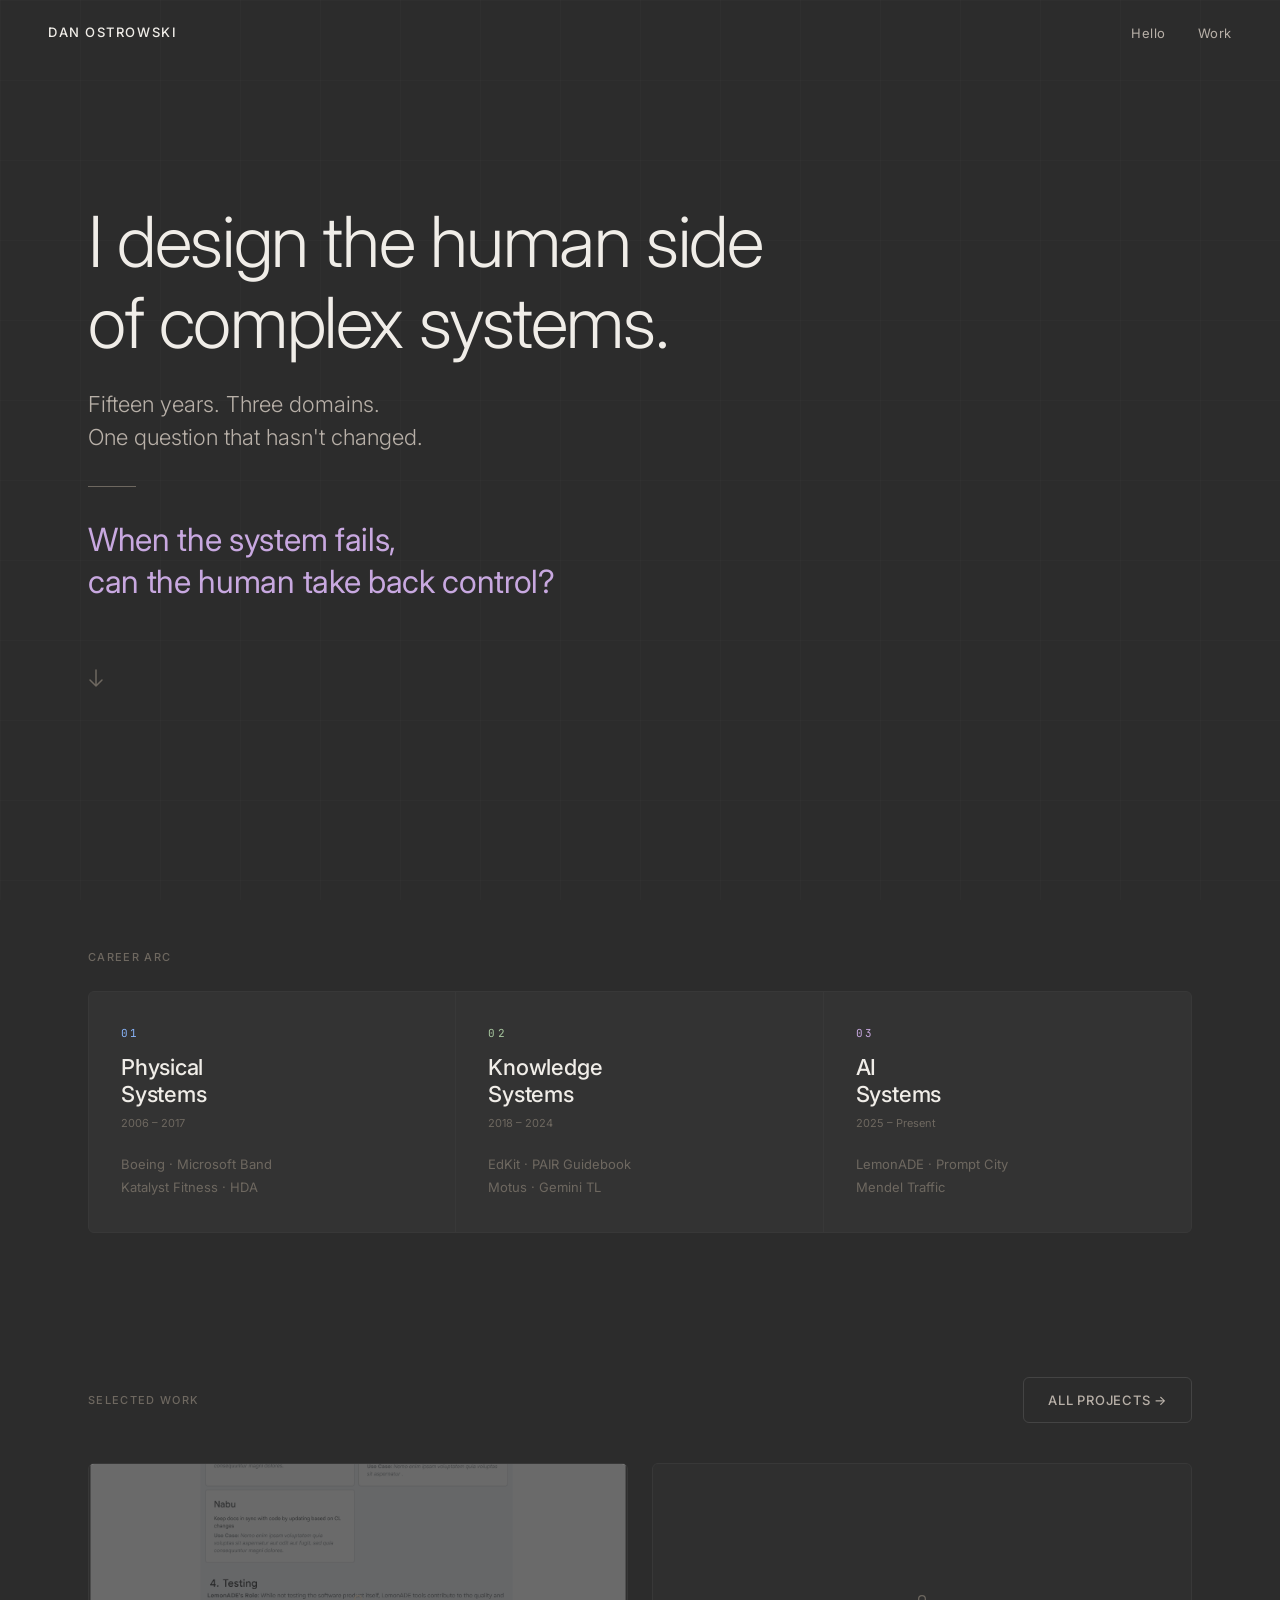
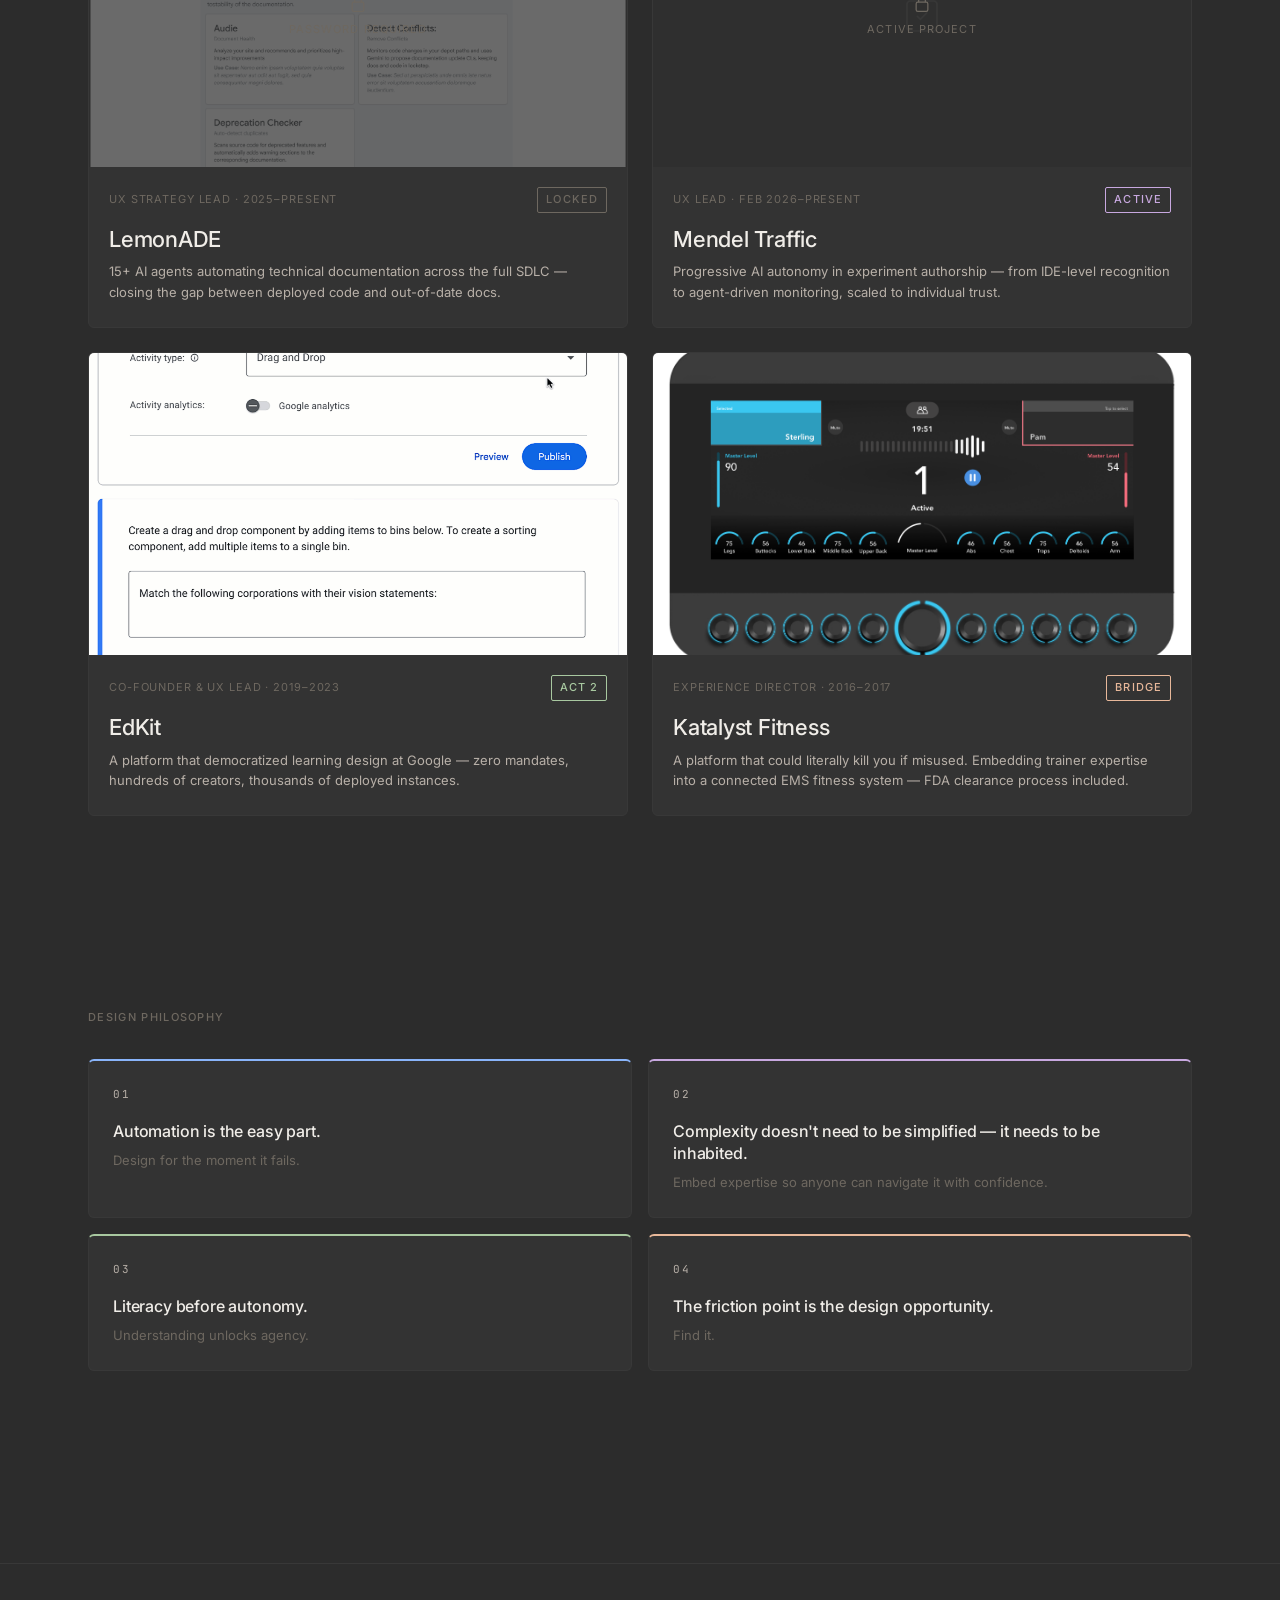
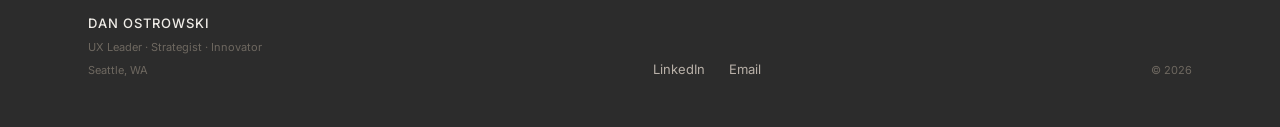
<file: index.html>
<!DOCTYPE html>
<html lang="en">
<head>
  <meta charset="UTF-8">
  <meta name="viewport" content="width=device-width, initial-scale=1.0">
  <title>Dan Ostrowski — UX Leader & Strategist</title>
  <meta name="description" content="I design the human side of complex systems — from Boeing flight decks to Google AI agents. Fifteen years. Three domains. One question.">

  <!-- Open Graph -->
  <meta property="og:title" content="Dan Ostrowski — UX Leader & Strategist">
  <meta property="og:description" content="I design the human side of complex systems — from Boeing flight decks to Google AI agents.">
  <meta property="og:type" content="website">
  <meta property="og:url" content="https://www.danostrowski.com">

  <!-- Fonts -->
  <link rel="preconnect" href="https://fonts.googleapis.com">
  <link rel="preconnect" href="https://fonts.gstatic.com" crossorigin>
  <link href="https://fonts.googleapis.com/css2?family=Inter:wght@300;400;500&family=JetBrains+Mono:wght@400;500&display=swap" rel="stylesheet">

  <!-- Styles -->
  <link rel="stylesheet" href="/assets/css/global.css">
  <link rel="stylesheet" href="/assets/css/layout.css">
  <link rel="stylesheet" href="/assets/css/components.css">
  <link rel="stylesheet" href="/assets/css/home.css">

  <link rel="icon" type="image/svg+xml" href="/assets/images/favicon.svg">
</head>

<body>

  <!-- ── Navigation ────────────────────────────────────────── -->
  <nav class="nav" role="navigation" aria-label="Main navigation">
    <a href="/" class="nav__logo" aria-label="Dan Ostrowski — home">Dan Ostrowski</a>
    <ul class="nav__links" role="list">
      <li><a href="/hello/" class="nav__link">Hello</a></li>
      <li><a href="/work/" class="nav__link">Work</a></li>
    </ul>
    <button class="nav__toggle" aria-label="Open menu" aria-expanded="false">
      <span></span>
      <span></span>
      <span></span>
    </button>
  </nav>

  <!-- Mobile overlay -->
  <div class="nav__overlay" role="dialog" aria-modal="true" aria-label="Navigation menu">
    <a href="/hello/" class="nav__link">Hello</a>
    <a href="/work/" class="nav__link">Work</a>
  </div>

  <main>

    <!-- ── Hero ──────────────────────────────────────────────── -->
    <section class="hero" aria-label="Introduction">
      <div class="hero__inner container">
        <div class="hero__content">
          <p class="hero__statement">
            I design the human side<br>
            of complex systems.
          </p>
          <p class="hero__context">
            Fifteen years. Three domains.<br>
            One question that hasn't changed.
          </p>
          <div class="hero__divider" aria-hidden="true"></div>
          <p class="hero__question">
            When the system fails,<br>
            can the human take back control?
          </p>
          <a href="#work" class="hero__scroll" aria-label="Scroll to work">
            <svg width="16" height="24" viewBox="0 0 16 24" fill="none" aria-hidden="true">
              <path d="M8 4L8 20M8 20L2 14M8 20L14 14" stroke="currentColor" stroke-width="1.5" stroke-linecap="round" stroke-linejoin="round"/>
            </svg>
          </a>
        </div>
      </div>
    </section>

    <!-- ── Three Acts ─────────────────────────────────────────── -->
    <section class="section section--sm" id="acts" aria-labelledby="acts-heading">
      <div class="container">
        <p class="label" id="acts-heading" style="margin-bottom: var(--space-6);">Career Arc</p>
        <div class="acts-band" role="list">

          <a href="/work/#act1" class="acts-band__item" role="listitem">
            <p class="acts-band__number act1-color">01</p>
            <h2 class="acts-band__name">Physical<br>Systems</h2>
            <span class="acts-band__dates">2006 – 2017</span>
            <p class="acts-band__projects">
              Boeing · Microsoft Band<br>
              Katalyst Fitness · HDA
            </p>
          </a>

          <a href="/work/#act2" class="acts-band__item" role="listitem">
            <p class="acts-band__number act2-color">02</p>
            <h2 class="acts-band__name">Knowledge<br>Systems</h2>
            <span class="acts-band__dates">2018 – 2024</span>
            <p class="acts-band__projects">
              EdKit · PAIR Guidebook<br>
              Motus · Gemini TL
            </p>
          </a>

          <a href="/work/#act3" class="acts-band__item" role="listitem">
            <p class="acts-band__number act3-color">03</p>
            <h2 class="acts-band__name">AI<br>Systems</h2>
            <span class="acts-band__dates">2025 – Present</span>
            <p class="acts-band__projects">
              LemonADE · Prompt City<br>
              Mendel Traffic
            </p>
          </a>

        </div>
      </div>
    </section>

    <!-- ── Selected Work ──────────────────────────────────────── -->
    <section class="section" id="work" aria-labelledby="work-heading">
      <div class="container">
        <div class="flex-between" style="margin-bottom: var(--space-10);">
          <p class="label" id="work-heading">Selected Work</p>
          <a href="/work/" class="btn btn--ghost">All Projects →</a>
        </div>

        <div class="grid-auto--wide">

          <!-- LemonADE — locked -->
          <a href="/cases/lemonade/" class="card" aria-label="LemonADE case study">
            <div class="card__image-wrap">
              <img class="card__image" src="/assets/images/lemonade/hero.jpg"
                   alt="LemonADE SDLC agent map" loading="lazy"
                   onerror="this.parentElement.innerHTML='<div class=\'card__image-placeholder\'><svg viewBox=\'0 0 24 24\' fill=\'none\' stroke=\'currentColor\'><rect x=\'3\' y=\'3\' width=\'18\' height=\'18\' rx=\'2\'/></svg></div>'">
              <div class="card__lock-overlay">
                <svg class="card__lock-icon" viewBox="0 0 24 24" fill="none" stroke="currentColor" stroke-width="1.5">
                  <rect x="5" y="11" width="14" height="11" rx="2"/>
                  <path d="M8 11V7a4 4 0 018 0v4"/>
                </svg>
                <span class="card__lock-label">Password Required</span>
              </div>
            </div>
            <div class="card__body">
              <div class="card__meta">
                <span class="card__role-year">UX Strategy Lead · 2025–Present</span>
                <span class="act-tag act-tag--locked">Locked</span>
              </div>
              <h3 class="card__title">LemonADE</h3>
              <p class="card__description">15+ AI agents automating technical documentation across the full SDLC — closing the gap between deployed code and out-of-date docs.</p>
            </div>
          </a>

          <!-- Mendel Traffic -->
          <a href="/cases/mendel/" class="card" aria-label="Mendel Traffic case study">
            <div class="card__image-wrap">
              <div class="card__image-placeholder">
                <svg viewBox="0 0 24 24" fill="none" stroke="currentColor" stroke-width="1"><rect x="3" y="3" width="18" height="18" rx="2"/><path d="M9 12l2 2 4-4"/></svg>
              </div>
              <div class="card__lock-overlay">
                <svg class="card__lock-icon" viewBox="0 0 24 24" fill="none" stroke="currentColor" stroke-width="1.5">
                  <rect x="5" y="11" width="14" height="11" rx="2"/>
                  <path d="M8 11V7a4 4 0 018 0v4"/>
                </svg>
                <span class="card__lock-label">Active Project</span>
              </div>
            </div>
            <div class="card__body">
              <div class="card__meta">
                <span class="card__role-year">UX Lead · Feb 2026–Present</span>
                <span class="act-tag act-tag--active">Active</span>
              </div>
              <h3 class="card__title">Mendel Traffic</h3>
              <p class="card__description">Progressive AI autonomy in experiment authorship — from IDE-level recognition to agent-driven monitoring, scaled to individual trust.</p>
            </div>
          </a>

          <!-- EdKit -->
          <a href="/cases/edkit/" class="card" aria-label="EdKit case study">
            <div class="card__image-wrap">
              <img class="card__image" src="/assets/images/edkit/hero.jpg"
                   alt="EdKit activity creator interface" loading="lazy"
                   onerror="this.parentElement.innerHTML='<div class=\'card__image-placeholder\'><svg viewBox=\'0 0 24 24\' fill=\'none\' stroke=\'currentColor\'><rect x=\'3\' y=\'3\' width=\'18\' height=\'18\' rx=\'2\'/></svg></div>'">
            </div>
            <div class="card__body">
              <div class="card__meta">
                <span class="card__role-year">Co-Founder & UX Lead · 2019–2023</span>
                <span class="act-tag act-tag--2">Act 2</span>
              </div>
              <h3 class="card__title">EdKit</h3>
              <p class="card__description">A platform that democratized learning design at Google — zero mandates, hundreds of creators, thousands of deployed instances.</p>
            </div>
          </a>

          <!-- Katalyst -->
          <a href="/cases/katalyst/" class="card" aria-label="Katalyst Fitness case study">
            <div class="card__image-wrap">
              <img class="card__image" src="/assets/images/katalyst/hero.jpg"
                   alt="Katalyst EMS training station interface" loading="lazy"
                   onerror="this.parentElement.innerHTML='<div class=\'card__image-placeholder\'><svg viewBox=\'0 0 24 24\' fill=\'none\' stroke=\'currentColor\'><rect x=\'3\' y=\'3\' width=\'18\' height=\'18\' rx=\'2\'/></svg></div>'">
            </div>
            <div class="card__body">
              <div class="card__meta">
                <span class="card__role-year">Experience Director · 2016–2017</span>
                <span class="act-tag act-tag--bridge">Bridge</span>
              </div>
              <h3 class="card__title">Katalyst Fitness</h3>
              <p class="card__description">A platform that could literally kill you if misused. Embedding trainer expertise into a connected EMS fitness system — FDA clearance process included.</p>
            </div>
          </a>

        </div>
      </div>
    </section>

    <!-- ── Design Principles ───────────────────────────────────── -->
    <section class="section" aria-labelledby="principles-heading">
      <div class="container">
        <p class="label" id="principles-heading" style="margin-bottom: var(--space-8);">Design Philosophy</p>
        <div class="grid-2" style="gap: var(--space-4);">

          <div class="principle-card" style="color: var(--act1);">
            <p class="principle-card__number">01</p>
            <h3 class="principle-card__title">Automation is the easy part.</h3>
            <p class="principle-card__body">Design for the moment it fails.</p>
          </div>

          <div class="principle-card" style="color: var(--act3);">
            <p class="principle-card__number">02</p>
            <h3 class="principle-card__title">Complexity doesn't need to be simplified — it needs to be inhabited.</h3>
            <p class="principle-card__body">Embed expertise so anyone can navigate it with confidence.</p>
          </div>

          <div class="principle-card" style="color: var(--act2);">
            <p class="principle-card__number">03</p>
            <h3 class="principle-card__title">Literacy before autonomy.</h3>
            <p class="principle-card__body">Understanding unlocks agency.</p>
          </div>

          <div class="principle-card" style="color: var(--bridge);">
            <p class="principle-card__number">04</p>
            <h3 class="principle-card__title">The friction point is the design opportunity.</h3>
            <p class="principle-card__body">Find it.</p>
          </div>

        </div>
      </div>
    </section>

  </main>

  <!-- ── Footer ─────────────────────────────────────────────── -->
  <footer class="footer">
    <div class="container">
      <div class="footer__inner">
        <div>
          <p class="footer__name">Dan Ostrowski</p>
          <p class="footer__title">UX Leader · Strategist · Innovator</p>
          <p class="footer__location">Seattle, WA</p>
        </div>
        <nav class="footer__links" aria-label="Footer navigation">
          <a href="https://www.linkedin.com/in/danostrowski" class="footer__link" target="_blank" rel="noopener">LinkedIn</a>
          <a href="mailto:dan@danostrowski.com" class="footer__link">Email</a>
        </nav>
        <p class="footer__copy">© 2026</p>
      </div>
    </div>
  </footer>

  <!-- Scripts -->
  <script src="/assets/js/nav.js"></script>

</body>
</html>
</file>
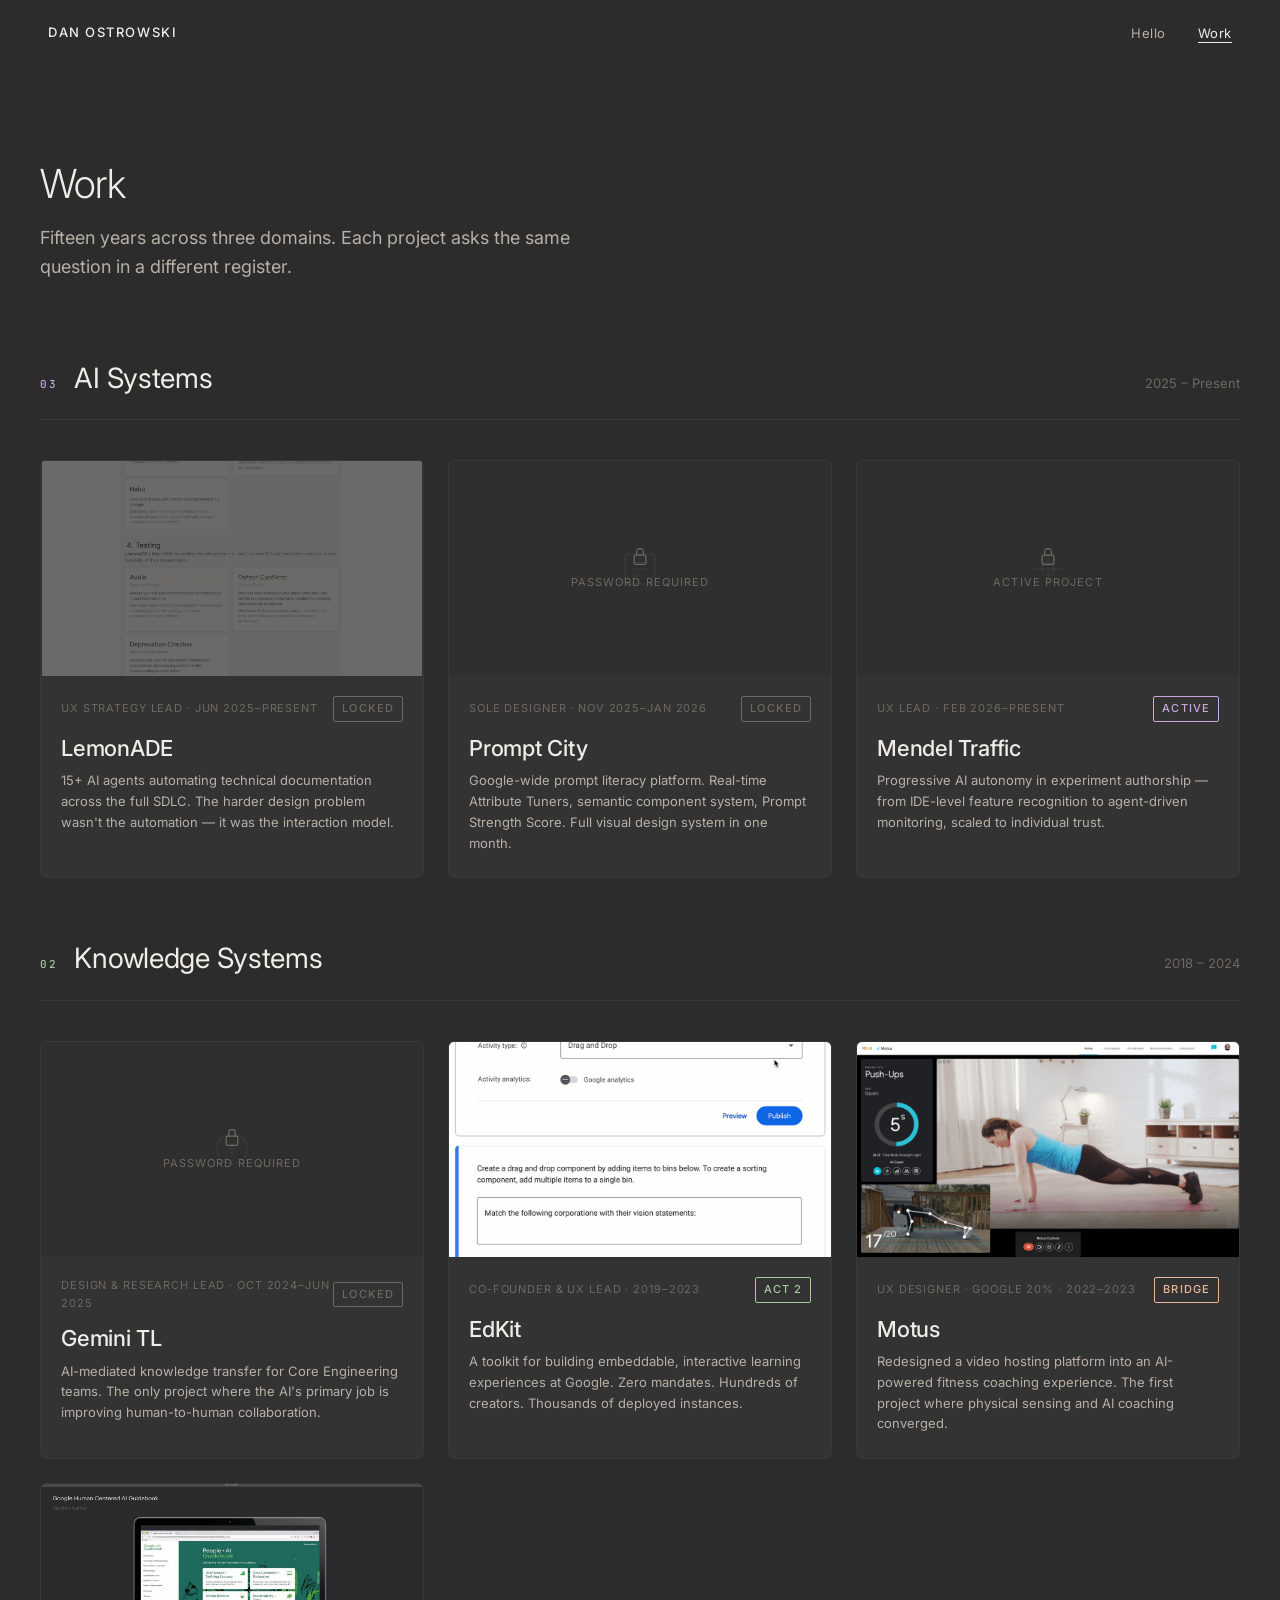
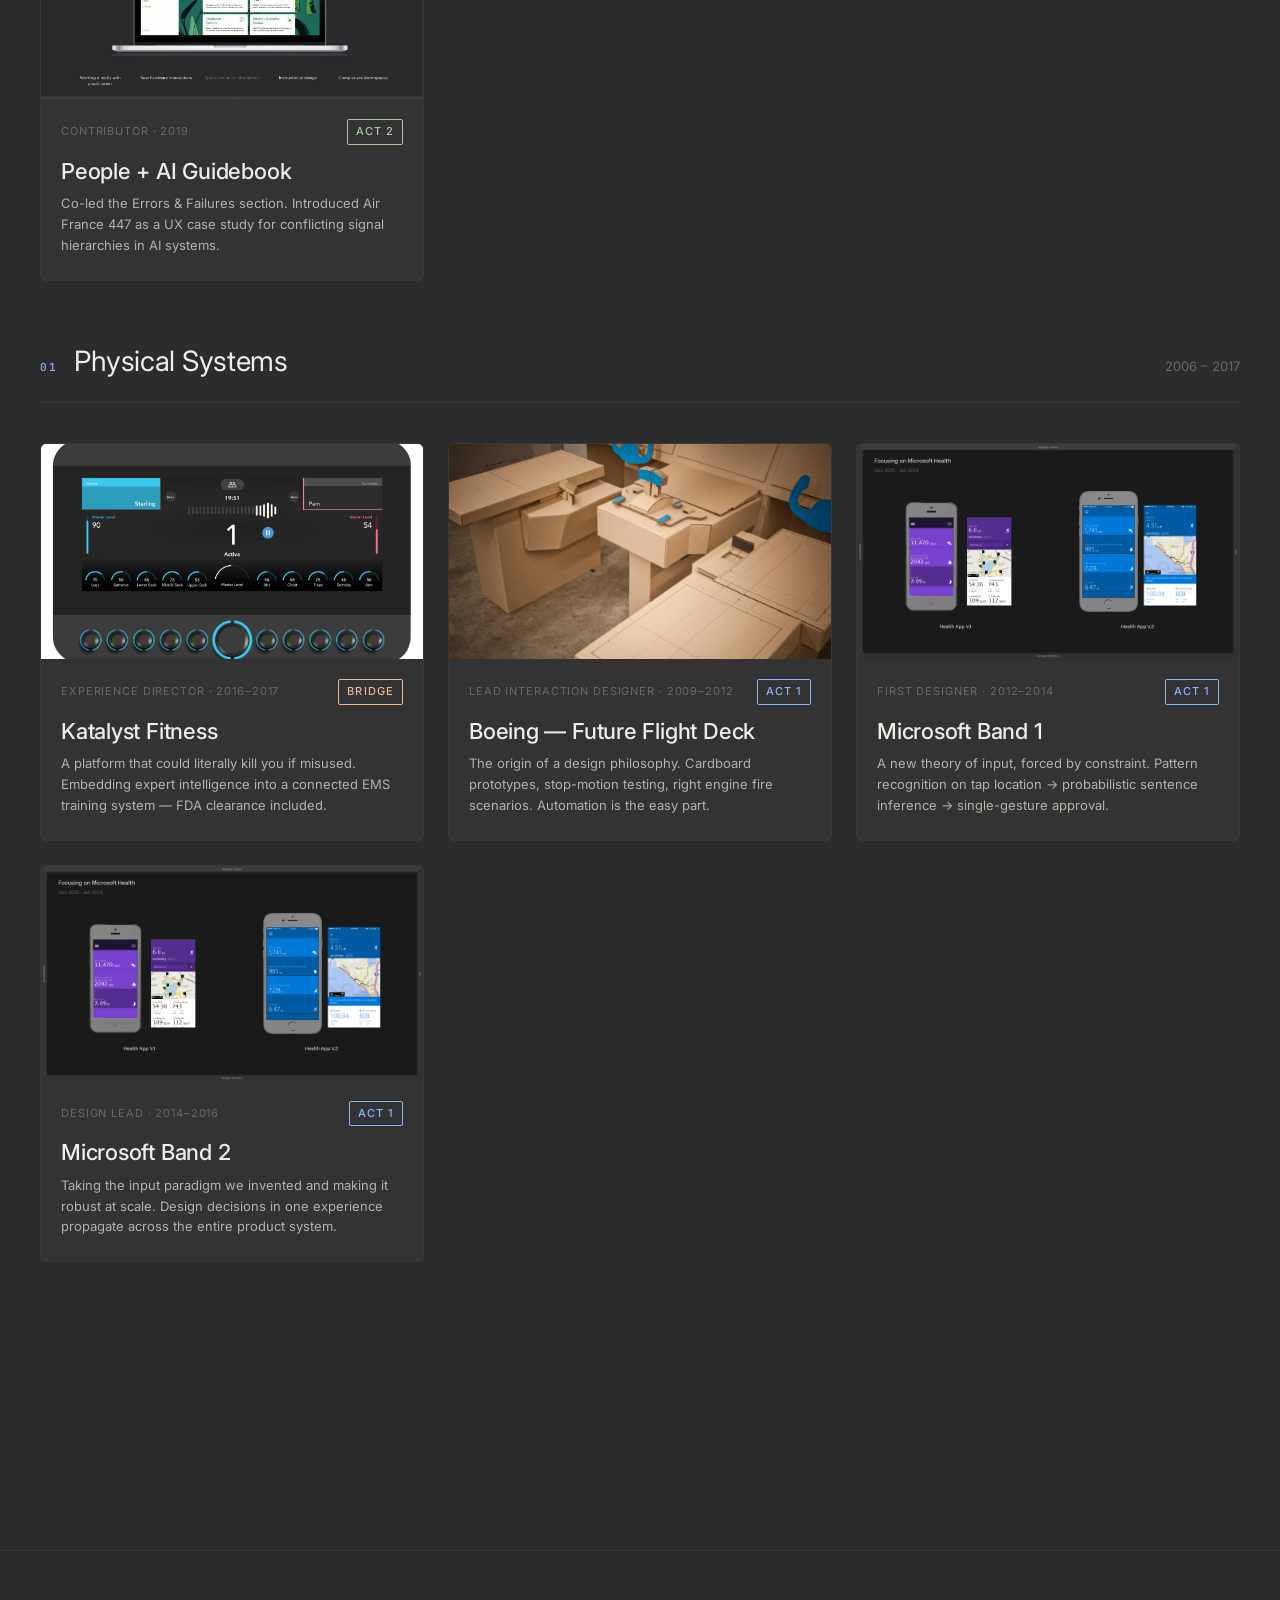
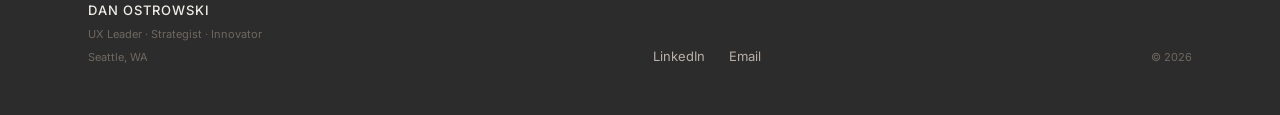
<file: work/index.html>
<!DOCTYPE html>
<html lang="en">
<head>
  <meta charset="UTF-8">
  <meta name="viewport" content="width=device-width, initial-scale=1.0">
  <title>Work — Dan Ostrowski</title>
  <meta name="description" content="Fifteen years of design across physical systems, knowledge systems, and AI systems.">

  <link rel="preconnect" href="https://fonts.googleapis.com">
  <link rel="preconnect" href="https://fonts.gstatic.com" crossorigin>
  <link href="https://fonts.googleapis.com/css2?family=Inter:wght@300;400;500&family=JetBrains+Mono:wght@400;500&display=swap" rel="stylesheet">

  <link rel="stylesheet" href="/assets/css/global.css">
  <link rel="stylesheet" href="/assets/css/layout.css">
  <link rel="stylesheet" href="/assets/css/components.css">

  <link rel="icon" type="image/svg+xml" href="/assets/images/favicon.svg">
</head>

<body>

  <nav class="nav" role="navigation" aria-label="Main navigation">
    <a href="/" class="nav__logo">Dan Ostrowski</a>
    <ul class="nav__links" role="list">
      <li><a href="/hello/" class="nav__link">Hello</a></li>
      <li><a href="/work/" class="nav__link nav__link--active">Work</a></li>
    </ul>
    <button class="nav__toggle" aria-label="Open menu" aria-expanded="false">
      <span></span><span></span><span></span>
    </button>
  </nav>

  <div class="nav__overlay" role="dialog" aria-modal="true">
    <a href="/hello/" class="nav__link">Hello</a>
    <a href="/work/" class="nav__link">Work</a>
  </div>

  <main>
    <div class="container section--lg" style="padding-top: calc(var(--space-32) + var(--space-8));">

      <!-- Page header -->
      <div style="margin-bottom: var(--space-20);">
        <h1 style="font-size: var(--text-3xl); font-weight: 300; letter-spacing: -0.02em; margin-bottom: var(--space-4);">Work</h1>
        <p style="font-size: var(--text-lg); color: var(--text-secondary); max-width: 560px; line-height: 1.6;">
          Fifteen years across three domains. Each project asks the same question in a different register.
        </p>
      </div>

      <!-- ── ACT 3: AI Systems ──────────────────────────────── -->
      <div class="chapter" id="act3">
        <header class="chapter__header">
          <span class="chapter__number act3-color">03</span>
          <h2 class="chapter__title">AI Systems</h2>
          <span class="chapter__dates">2025 – Present</span>
        </header>

        <div class="grid-auto--wide">

          <!-- LemonADE — locked -->
          <a href="/cases/lemonade/" class="card">
            <div class="card__image-wrap">
              <img class="card__image" src="/assets/images/lemonade/hero.jpg"
                   alt="LemonADE SDLC agent map" loading="lazy"
                   onerror="this.parentElement.innerHTML='<div class=\'card__image-placeholder\'><svg viewBox=\'0 0 24 24\' fill=\'none\' stroke=\'currentColor\' stroke-width=\'1\'><rect x=\'3\' y=\'3\' width=\'18\' height=\'18\' rx=\'2\'/></svg></div>'">
              <div class="card__lock-overlay">
                <svg class="card__lock-icon" viewBox="0 0 24 24" fill="none" stroke="currentColor" stroke-width="1.5">
                  <rect x="5" y="11" width="14" height="11" rx="2"/>
                  <path d="M8 11V7a4 4 0 018 0v4"/>
                </svg>
                <span class="card__lock-label">Password Required</span>
              </div>
            </div>
            <div class="card__body">
              <div class="card__meta">
                <span class="card__role-year">UX Strategy Lead · Jun 2025–Present</span>
                <span class="act-tag act-tag--locked">Locked</span>
              </div>
              <h3 class="card__title">LemonADE</h3>
              <p class="card__description">15+ AI agents automating technical documentation across the full SDLC. The harder design problem wasn't the automation — it was the interaction model.</p>
            </div>
          </a>

          <!-- Prompt City — locked -->
          <a href="/cases/prompt-city/" class="card">
            <div class="card__image-wrap">
              <div class="card__image-placeholder">
                <svg viewBox="0 0 24 24" fill="none" stroke="currentColor" stroke-width="1"><rect x="3" y="3" width="18" height="18" rx="2"/><path d="M8 12h8M8 8h8M8 16h4"/></svg>
              </div>
              <div class="card__lock-overlay">
                <svg class="card__lock-icon" viewBox="0 0 24 24" fill="none" stroke="currentColor" stroke-width="1.5">
                  <rect x="5" y="11" width="14" height="11" rx="2"/>
                  <path d="M8 11V7a4 4 0 018 0v4"/>
                </svg>
                <span class="card__lock-label">Password Required</span>
              </div>
            </div>
            <div class="card__body">
              <div class="card__meta">
                <span class="card__role-year">Sole Designer · Nov 2025–Jan 2026</span>
                <span class="act-tag act-tag--locked">Locked</span>
              </div>
              <h3 class="card__title">Prompt City</h3>
              <p class="card__description">Google-wide prompt literacy platform. Real-time Attribute Tuners, semantic component system, Prompt Strength Score. Full visual design system in one month.</p>
            </div>
          </a>

          <!-- Mendel Traffic — locked/active -->
          <a href="/cases/mendel/" class="card">
            <div class="card__image-wrap">
              <div class="card__image-placeholder">
                <svg viewBox="0 0 24 24" fill="none" stroke="currentColor" stroke-width="1"><path d="M12 3v18M3 12h18"/><circle cx="12" cy="12" r="4"/></svg>
              </div>
              <div class="card__lock-overlay">
                <svg class="card__lock-icon" viewBox="0 0 24 24" fill="none" stroke="currentColor" stroke-width="1.5">
                  <rect x="5" y="11" width="14" height="11" rx="2"/>
                  <path d="M8 11V7a4 4 0 018 0v4"/>
                </svg>
                <span class="card__lock-label">Active Project</span>
              </div>
            </div>
            <div class="card__body">
              <div class="card__meta">
                <span class="card__role-year">UX Lead · Feb 2026–Present</span>
                <span class="act-tag act-tag--active">Active</span>
              </div>
              <h3 class="card__title">Mendel Traffic</h3>
              <p class="card__description">Progressive AI autonomy in experiment authorship — from IDE-level feature recognition to agent-driven monitoring, scaled to individual trust.</p>
            </div>
          </a>

        </div>
      </div>

      <!-- ── ACT 2: Knowledge Systems ──────────────────────── -->
      <div class="chapter" id="act2">
        <header class="chapter__header">
          <span class="chapter__number act2-color">02</span>
          <h2 class="chapter__title">Knowledge Systems</h2>
          <span class="chapter__dates">2018 – 2024</span>
        </header>

        <div class="grid-auto--wide">

          <!-- Gemini TL — locked -->
          <a href="/cases/gemini-tl/" class="card">
            <div class="card__image-wrap">
              <div class="card__image-placeholder">
                <svg viewBox="0 0 24 24" fill="none" stroke="currentColor" stroke-width="1"><circle cx="12" cy="12" r="9"/><path d="M8 12h8M12 8v8"/></svg>
              </div>
              <div class="card__lock-overlay">
                <svg class="card__lock-icon" viewBox="0 0 24 24" fill="none" stroke="currentColor" stroke-width="1.5">
                  <rect x="5" y="11" width="14" height="11" rx="2"/>
                  <path d="M8 11V7a4 4 0 018 0v4"/>
                </svg>
                <span class="card__lock-label">Password Required</span>
              </div>
            </div>
            <div class="card__body">
              <div class="card__meta">
                <span class="card__role-year">Design & Research Lead · Oct 2024–Jun 2025</span>
                <span class="act-tag act-tag--locked">Locked</span>
              </div>
              <h3 class="card__title">Gemini TL</h3>
              <p class="card__description">AI-mediated knowledge transfer for Core Engineering teams. The only project where the AI's primary job is improving human-to-human collaboration.</p>
            </div>
          </a>

          <!-- EdKit -->
          <a href="/cases/edkit/" class="card">
            <div class="card__image-wrap">
              <img class="card__image" src="/assets/images/edkit/hero.jpg"
                   alt="EdKit activity creator" loading="lazy"
                   onerror="this.parentElement.innerHTML='<div class=\'card__image-placeholder\'><svg viewBox=\'0 0 24 24\' fill=\'none\' stroke=\'currentColor\' stroke-width=\'1\'><rect x=\'3\' y=\'3\' width=\'18\' height=\'18\' rx=\'2\'/></svg></div>'">
            </div>
            <div class="card__body">
              <div class="card__meta">
                <span class="card__role-year">Co-Founder & UX Lead · 2019–2023</span>
                <span class="act-tag act-tag--2">Act 2</span>
              </div>
              <h3 class="card__title">EdKit</h3>
              <p class="card__description">A toolkit for building embeddable, interactive learning experiences at Google. Zero mandates. Hundreds of creators. Thousands of deployed instances.</p>
            </div>
          </a>

          <!-- Motus -->
          <a href="/cases/motus/" class="card">
            <div class="card__image-wrap">
              <img class="card__image" src="/assets/images/motus/hero.jpg"
                   alt="Motus live class interface" loading="lazy"
                   onerror="this.parentElement.innerHTML='<div class=\'card__image-placeholder\'><svg viewBox=\'0 0 24 24\' fill=\'none\' stroke=\'currentColor\' stroke-width=\'1\'><rect x=\'3\' y=\'3\' width=\'18\' height=\'18\' rx=\'2\'/></svg></div>'">
            </div>
            <div class="card__body">
              <div class="card__meta">
                <span class="card__role-year">UX Designer · Google 20% · 2022–2023</span>
                <span class="act-tag act-tag--bridge">Bridge</span>
              </div>
              <h3 class="card__title">Motus</h3>
              <p class="card__description">Redesigned a video hosting platform into an AI-powered fitness coaching experience. The first project where physical sensing and AI coaching converged.</p>
            </div>
          </a>

          <!-- PAIR Guidebook -->
          <a href="/cases/pair-guidebook/" class="card">
            <div class="card__image-wrap">
              <img class="card__image" src="/assets/images/pair/hero.jpg"
                   alt="People + AI Guidebook" loading="lazy"
                   onerror="this.parentElement.innerHTML='<div class=\'card__image-placeholder\'><svg viewBox=\'0 0 24 24\' fill=\'none\' stroke=\'currentColor\' stroke-width=\'1\'><rect x=\'3\' y=\'3\' width=\'18\' height=\'18\' rx=\'2\'/></svg></div>'">
            </div>
            <div class="card__body">
              <div class="card__meta">
                <span class="card__role-year">Contributor · 2019</span>
                <span class="act-tag act-tag--2">Act 2</span>
              </div>
              <h3 class="card__title">People + AI Guidebook</h3>
              <p class="card__description">Co-led the Errors & Failures section. Introduced Air France 447 as a UX case study for conflicting signal hierarchies in AI systems.</p>
            </div>
          </a>

        </div>
      </div>

      <!-- ── ACT 1: Physical Systems ────────────────────────── -->
      <div class="chapter" id="act1">
        <header class="chapter__header">
          <span class="chapter__number act1-color">01</span>
          <h2 class="chapter__title">Physical Systems</h2>
          <span class="chapter__dates">2006 – 2017</span>
        </header>

        <div class="grid-auto--wide">

          <!-- Katalyst -->
          <a href="/cases/katalyst/" class="card">
            <div class="card__image-wrap">
              <img class="card__image" src="/assets/images/katalyst/hero.jpg"
                   alt="Katalyst EMS training station" loading="lazy"
                   onerror="this.parentElement.innerHTML='<div class=\'card__image-placeholder\'><svg viewBox=\'0 0 24 24\' fill=\'none\' stroke=\'currentColor\' stroke-width=\'1\'><rect x=\'3\' y=\'3\' width=\'18\' height=\'18\' rx=\'2\'/></svg></div>'">
            </div>
            <div class="card__body">
              <div class="card__meta">
                <span class="card__role-year">Experience Director · 2016–2017</span>
                <span class="act-tag act-tag--bridge">Bridge</span>
              </div>
              <h3 class="card__title">Katalyst Fitness</h3>
              <p class="card__description">A platform that could literally kill you if misused. Embedding expert intelligence into a connected EMS training system — FDA clearance included.</p>
            </div>
          </a>

          <!-- Boeing -->
          <a href="/cases/boeing/" class="card">
            <div class="card__image-wrap">
              <img class="card__image" src="/assets/images/boeing/hero.jpg"
                   alt="Boeing cardboard flight deck prototype" loading="lazy"
                   onerror="this.parentElement.innerHTML='<div class=\'card__image-placeholder\'><svg viewBox=\'0 0 24 24\' fill=\'none\' stroke=\'currentColor\' stroke-width=\'1\'><rect x=\'3\' y=\'3\' width=\'18\' height=\'18\' rx=\'2\'/></svg></div>'">
            </div>
            <div class="card__body">
              <div class="card__meta">
                <span class="card__role-year">Lead Interaction Designer · 2009–2012</span>
                <span class="act-tag act-tag--1">Act 1</span>
              </div>
              <h3 class="card__title">Boeing — Future Flight Deck</h3>
              <p class="card__description">The origin of a design philosophy. Cardboard prototypes, stop-motion testing, right engine fire scenarios. Automation is the easy part.</p>
            </div>
          </a>

          <!-- Band 1 -->
          <a href="/cases/band-1/" class="card">
            <div class="card__image-wrap">
              <img class="card__image" src="/assets/images/band/hero-1.jpg"
                   alt="Microsoft Band 1 design" loading="lazy"
                   onerror="this.parentElement.innerHTML='<div class=\'card__image-placeholder\'><svg viewBox=\'0 0 24 24\' fill=\'none\' stroke=\'currentColor\' stroke-width=\'1\'><rect x=\'3\' y=\'3\' width=\'18\' height=\'18\' rx=\'2\'/></svg></div>'">
            </div>
            <div class="card__body">
              <div class="card__meta">
                <span class="card__role-year">First Designer · 2012–2014</span>
                <span class="act-tag act-tag--1">Act 1</span>
              </div>
              <h3 class="card__title">Microsoft Band 1</h3>
              <p class="card__description">A new theory of input, forced by constraint. Pattern recognition on tap location → probabilistic sentence inference → single-gesture approval.</p>
            </div>
          </a>

          <!-- Band 2 -->
          <a href="/cases/band-2/" class="card">
            <div class="card__image-wrap">
              <img class="card__image" src="/assets/images/band/hero-2.jpg"
                   alt="Microsoft Band 2 design" loading="lazy"
                   onerror="this.parentElement.innerHTML='<div class=\'card__image-placeholder\'><svg viewBox=\'0 0 24 24\' fill=\'none\' stroke=\'currentColor\' stroke-width=\'1\'><rect x=\'3\' y=\'3\' width=\'18\' height=\'18\' rx=\'2\'/></svg></div>'">
            </div>
            <div class="card__body">
              <div class="card__meta">
                <span class="card__role-year">Design Lead · 2014–2016</span>
                <span class="act-tag act-tag--1">Act 1</span>
              </div>
              <h3 class="card__title">Microsoft Band 2</h3>
              <p class="card__description">Taking the input paradigm we invented and making it robust at scale. Design decisions in one experience propagate across the entire product system.</p>
            </div>
          </a>

        </div>
      </div>

    </div>
  </main>

  <footer class="footer">
    <div class="container">
      <div class="footer__inner">
        <div>
          <p class="footer__name">Dan Ostrowski</p>
          <p class="footer__title">UX Leader · Strategist · Innovator</p>
          <p class="footer__location">Seattle, WA</p>
        </div>
        <nav class="footer__links" aria-label="Footer navigation">
          <a href="https://www.linkedin.com/in/danostrowski" class="footer__link" target="_blank" rel="noopener">LinkedIn</a>
          <a href="mailto:dan@danostrowski.com" class="footer__link">Email</a>
        </nav>
        <p class="footer__copy">© 2026</p>
      </div>
    </div>
  </footer>

  <script src="/assets/js/nav.js"></script>

</body>
</html>
</file>
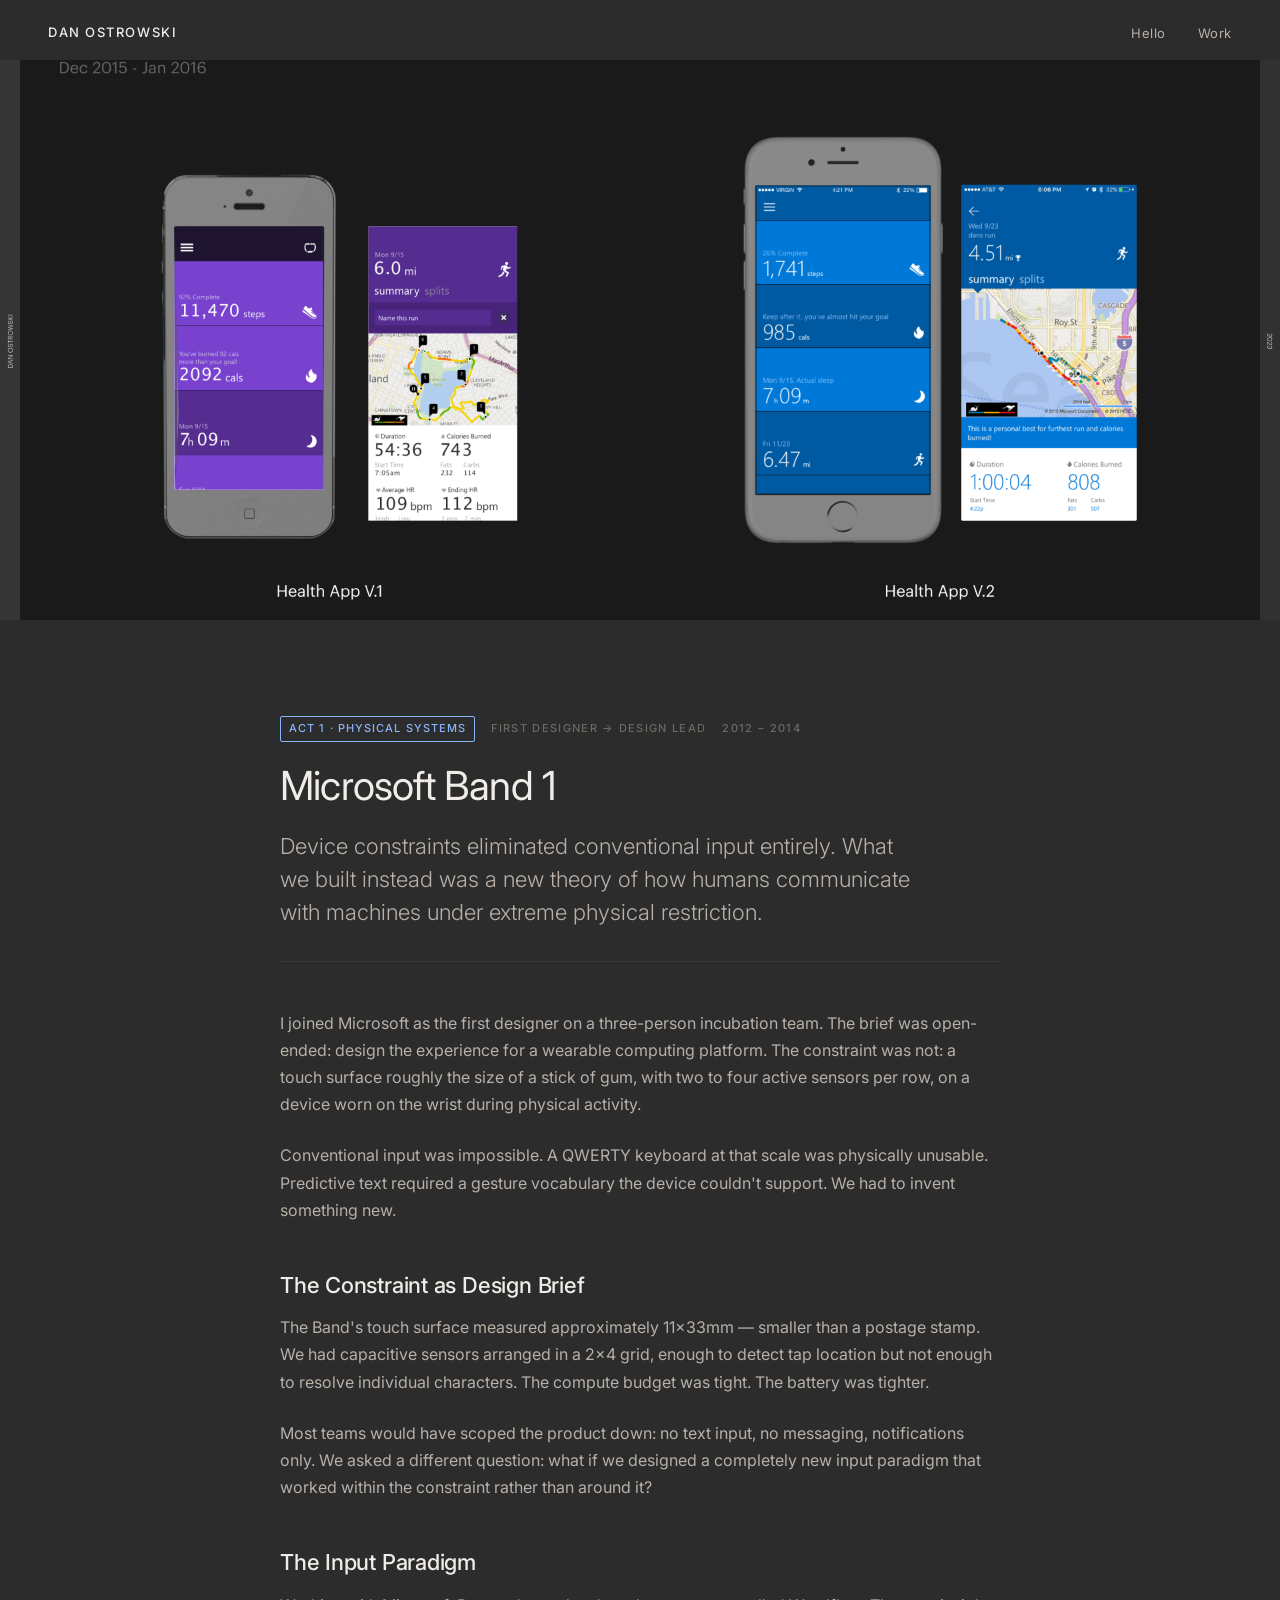
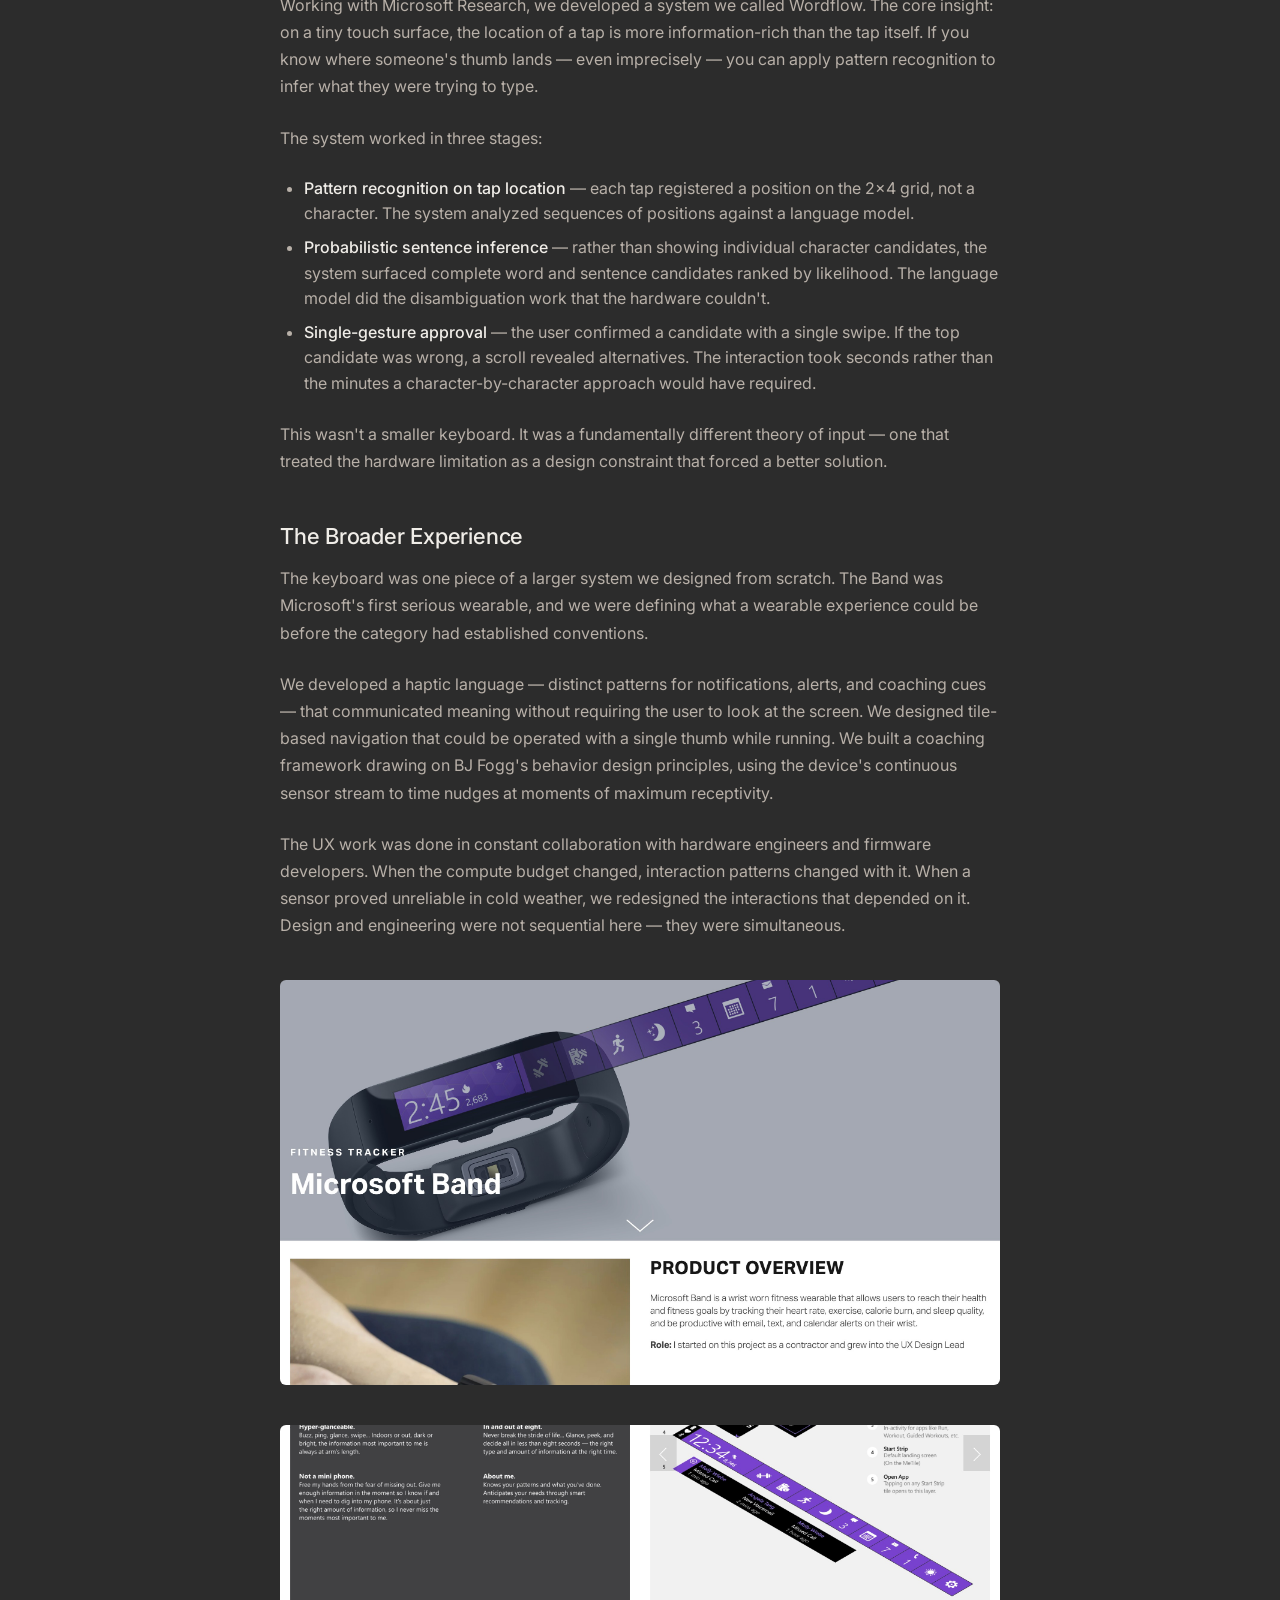
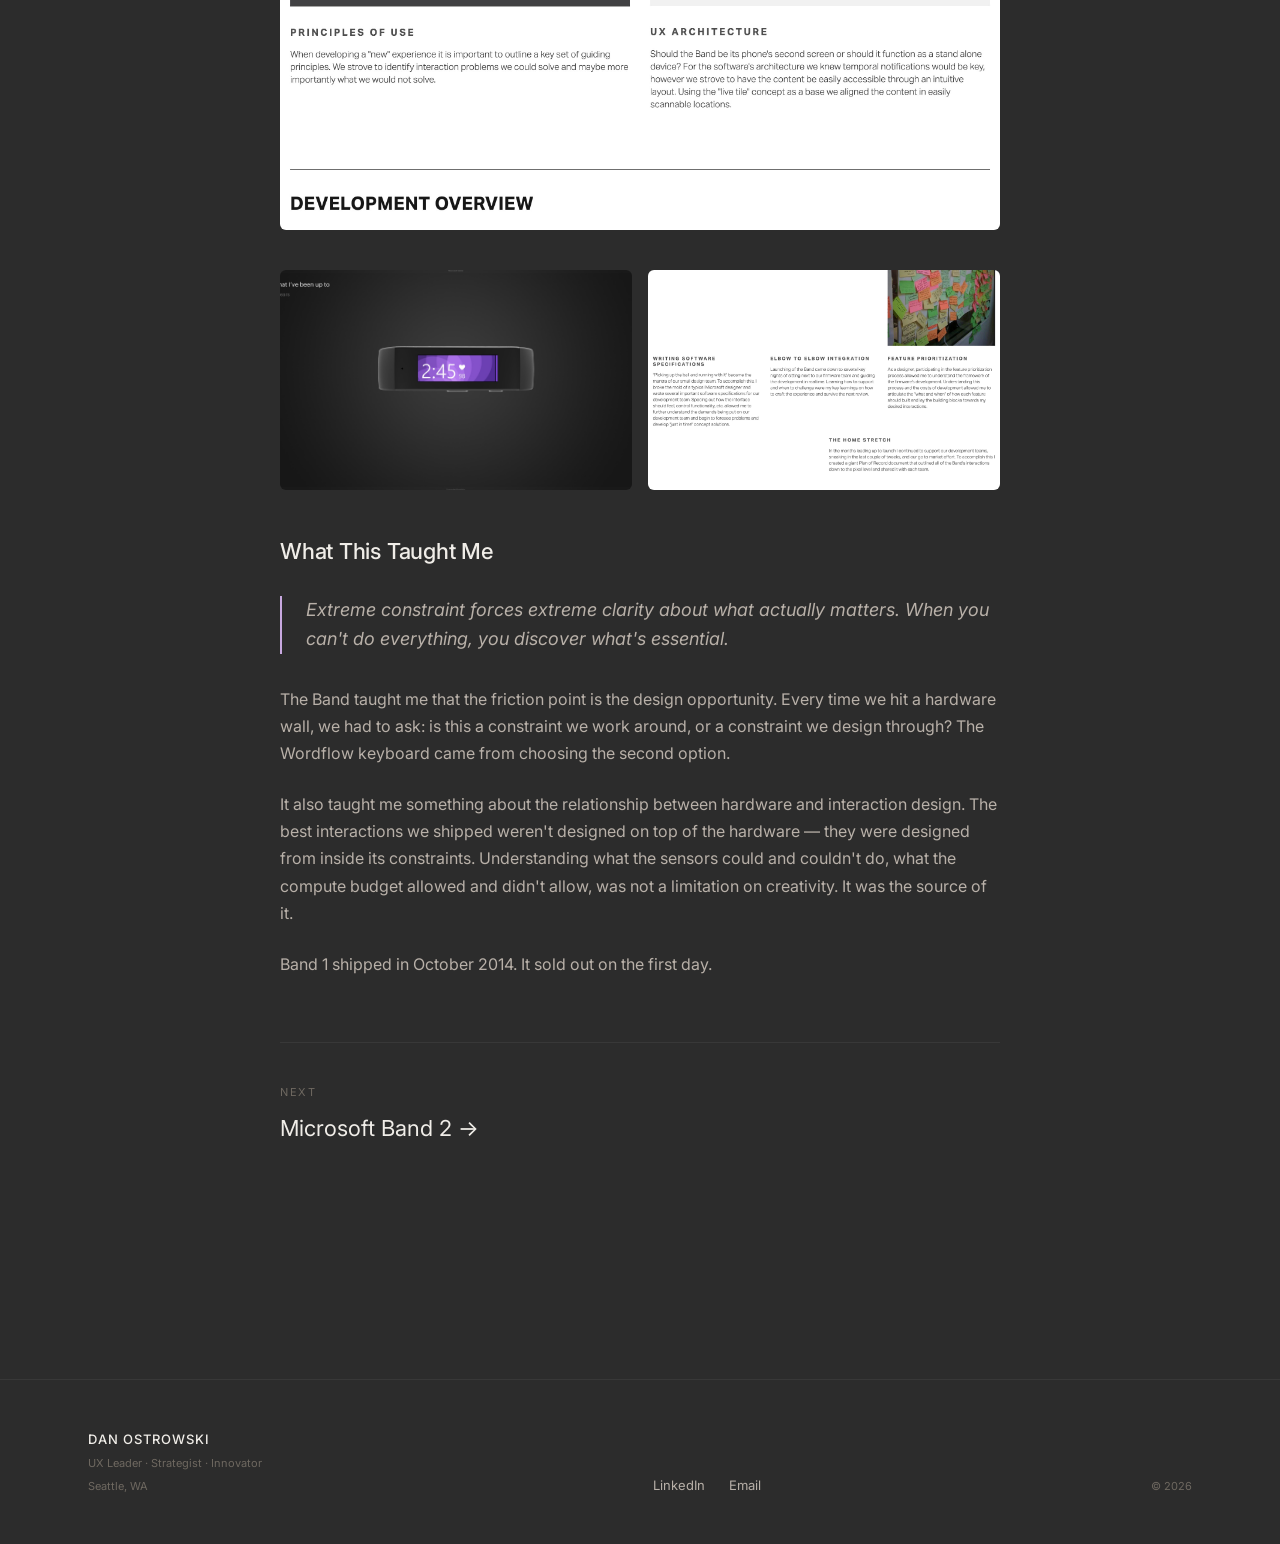
<file: cases/band-1/index.html>
<!DOCTYPE html>
<html lang="en">
<head>
  <meta charset="UTF-8">
  <meta name="viewport" content="width=device-width, initial-scale=1.0">
  <title>Microsoft Band 1 — Dan Ostrowski</title>
  <meta name="description" content="A new theory of input, forced by constraint. Pattern recognition on tap location, probabilistic sentence inference, single-gesture approval.">

  <link rel="preconnect" href="https://fonts.googleapis.com">
  <link rel="preconnect" href="https://fonts.gstatic.com" crossorigin>
  <link href="https://fonts.googleapis.com/css2?family=Inter:wght@300;400;500&family=JetBrains+Mono:wght@400;500&display=swap" rel="stylesheet">

  <link rel="stylesheet" href="/assets/css/global.css">
  <link rel="stylesheet" href="/assets/css/layout.css">
  <link rel="stylesheet" href="/assets/css/components.css">
  <link rel="stylesheet" href="/assets/css/case.css">

  <link rel="icon" type="image/svg+xml" href="/assets/images/favicon.svg">
</head>

<body class="case-body">

  <nav class="nav" role="navigation" aria-label="Main navigation">
    <a href="/" class="nav__logo">Dan Ostrowski</a>
    <ul class="nav__links" role="list">
      <li><a href="/hello/" class="nav__link">Hello</a></li>
      <li><a href="/work/" class="nav__link">Work</a></li>
    </ul>
    <button class="nav__toggle" aria-label="Open menu" aria-expanded="false">
      <span></span><span></span><span></span>
    </button>
  </nav>

  <div class="nav__overlay" role="dialog" aria-modal="true">
    <a href="/hello/" class="nav__link">Hello</a>
    <a href="/work/" class="nav__link">Work</a>
  </div>

  <div class="case-hero-wrap">
    <img
      src="/assets/images/band/hero-1.jpg"
      alt="Microsoft Band 1 — Health App V1 and V2"
      onerror="this.parentElement.classList.add('case-hero-wrap--placeholder'); this.outerHTML='<svg viewBox=\'0 0 24 24\' fill=\'none\' stroke=\'currentColor\' stroke-width=\'1\'><rect x=\'3\' y=\'3\' width=\'18\' height=\'18\' rx=\'2\'/></svg>'"
    >
  </div>

  <main>
    <div class="container case-content-wrap">
      <div class="case-main">

        <header class="case-header">
          <div class="case-header__eyebrow">
            <span class="act-tag act-tag--1">Act 1 · Physical Systems</span>
            <span class="label">First Designer → Design Lead</span>
            <span class="label">2012 – 2014</span>
          </div>
          <h1 class="case-header__title">Microsoft Band 1</h1>
          <p class="case-header__hook">
            Device constraints eliminated conventional input entirely. What we built instead was a new theory of how humans communicate with machines under extreme physical restriction.
          </p>
        </header>

        <div class="prose">

          <p>
            I joined Microsoft as the first designer on a three-person incubation team. The brief was open-ended: design the experience for a wearable computing platform. The constraint was not: a touch surface roughly the size of a stick of gum, with two to four active sensors per row, on a device worn on the wrist during physical activity.
          </p>

          <p>
            Conventional input was impossible. A QWERTY keyboard at that scale was physically unusable. Predictive text required a gesture vocabulary the device couldn't support. We had to invent something new.
          </p>

          <h2>The Constraint as Design Brief</h2>

          <p>
            The Band's touch surface measured approximately 11×33mm — smaller than a postage stamp. We had capacitive sensors arranged in a 2×4 grid, enough to detect tap location but not enough to resolve individual characters. The compute budget was tight. The battery was tighter.
          </p>

          <p>
            Most teams would have scoped the product down: no text input, no messaging, notifications only. We asked a different question: what if we designed a completely new input paradigm that worked within the constraint rather than around it?
          </p>

          <h2>The Input Paradigm</h2>

          <p>
            Working with Microsoft Research, we developed a system we called Wordflow. The core insight: on a tiny touch surface, the location of a tap is more information-rich than the tap itself. If you know where someone's thumb lands — even imprecisely — you can apply pattern recognition to infer what they were trying to type.
          </p>

          <p>
            The system worked in three stages:
          </p>

          <ul>
            <li><strong>Pattern recognition on tap location</strong> — each tap registered a position on the 2×4 grid, not a character. The system analyzed sequences of positions against a language model.</li>
            <li><strong>Probabilistic sentence inference</strong> — rather than showing individual character candidates, the system surfaced complete word and sentence candidates ranked by likelihood. The language model did the disambiguation work that the hardware couldn't.</li>
            <li><strong>Single-gesture approval</strong> — the user confirmed a candidate with a single swipe. If the top candidate was wrong, a scroll revealed alternatives. The interaction took seconds rather than the minutes a character-by-character approach would have required.</li>
          </ul>

          <p>
            This wasn't a smaller keyboard. It was a fundamentally different theory of input — one that treated the hardware limitation as a design constraint that forced a better solution.
          </p>

          <h2>The Broader Experience</h2>

          <p>
            The keyboard was one piece of a larger system we designed from scratch. The Band was Microsoft's first serious wearable, and we were defining what a wearable experience could be before the category had established conventions.
          </p>

          <p>
            We developed a haptic language — distinct patterns for notifications, alerts, and coaching cues — that communicated meaning without requiring the user to look at the screen. We designed tile-based navigation that could be operated with a single thumb while running. We built a coaching framework drawing on BJ Fogg's behavior design principles, using the device's continuous sensor stream to time nudges at moments of maximum receptivity.
          </p>

          <p>
            The UX work was done in constant collaboration with hardware engineers and firmware developers. When the compute budget changed, interaction patterns changed with it. When a sensor proved unreliable in cold weather, we redesigned the interactions that depended on it. Design and engineering were not sequential here — they were simultaneous.
          </p>

        </div>

        <div class="image-grid image-grid--single">
          <div class="image-grid__item" style="aspect-ratio:16/9;">
            <img src="/assets/images/band/band1-overview.jpg"
                 alt="Microsoft Band — storyboards, envisionment video, and story curation"
                 loading="lazy"
                 onerror="this.parentElement.style.background='var(--bg-overlay)'">
          </div>
        </div>
        <div class="image-grid image-grid--single">
          <div class="image-grid__item" style="aspect-ratio:16/9;">
            <img src="/assets/images/band/band1-keyboard.jpg"
                 alt="Microsoft Band — Wordflow keyboard concept and development"
                 loading="lazy"
                 onerror="this.parentElement.style.background='var(--bg-overlay)'">
          </div>
        </div>
        <div class="image-grid">
          <div class="image-grid__item">
            <img src="/assets/images/band/device-1.jpg"
                 alt="Microsoft Band 1 — device render showing heartrate tile"
                 loading="lazy"
                 onerror="this.parentElement.style.background='var(--bg-overlay)'">
          </div>
          <div class="image-grid__item">
            <img src="/assets/images/band/band1-final.jpg"
                 alt="Microsoft Band — final fitness and communication experience"
                 loading="lazy"
                 onerror="this.parentElement.style.background='var(--bg-overlay)'">
          </div>
        </div>

        <div class="prose">

          <h2>What This Taught Me</h2>

          <blockquote>
            Extreme constraint forces extreme clarity about what actually matters. When you can't do everything, you discover what's essential.
          </blockquote>

          <p>
            The Band taught me that the friction point is the design opportunity. Every time we hit a hardware wall, we had to ask: is this a constraint we work around, or a constraint we design through? The Wordflow keyboard came from choosing the second option.
          </p>

          <p>
            It also taught me something about the relationship between hardware and interaction design. The best interactions we shipped weren't designed on top of the hardware — they were designed from inside its constraints. Understanding what the sensors could and couldn't do, what the compute budget allowed and didn't allow, was not a limitation on creativity. It was the source of it.
          </p>

          <p>
            Band 1 shipped in October 2014. It sold out on the first day.
          </p>

        </div>

        <a href="/cases/band-2/" class="next-project">
          <div>
            <p class="next-project__label">Next</p>
            <p class="next-project__title">Microsoft Band 2 →</p>
          </div>
          
        </a>

      </div>
    </div>
  </main>

  <footer class="footer">
    <div class="container">
      <div class="footer__inner">
        <div>
          <p class="footer__name">Dan Ostrowski</p>
          <p class="footer__title">UX Leader · Strategist · Innovator</p>
          <p class="footer__location">Seattle, WA</p>
        </div>
        <nav class="footer__links" aria-label="Footer navigation">
          <a href="https://www.linkedin.com/in/danostrowski" class="footer__link" target="_blank" rel="noopener">LinkedIn</a>
          <a href="mailto:dan@danostrowski.com" class="footer__link">Email</a>
        </nav>
        <p class="footer__copy">© 2026</p>
      </div>
    </div>
  </footer>

  <script src="/assets/js/nav.js"></script>

</body>
</html>
</file>
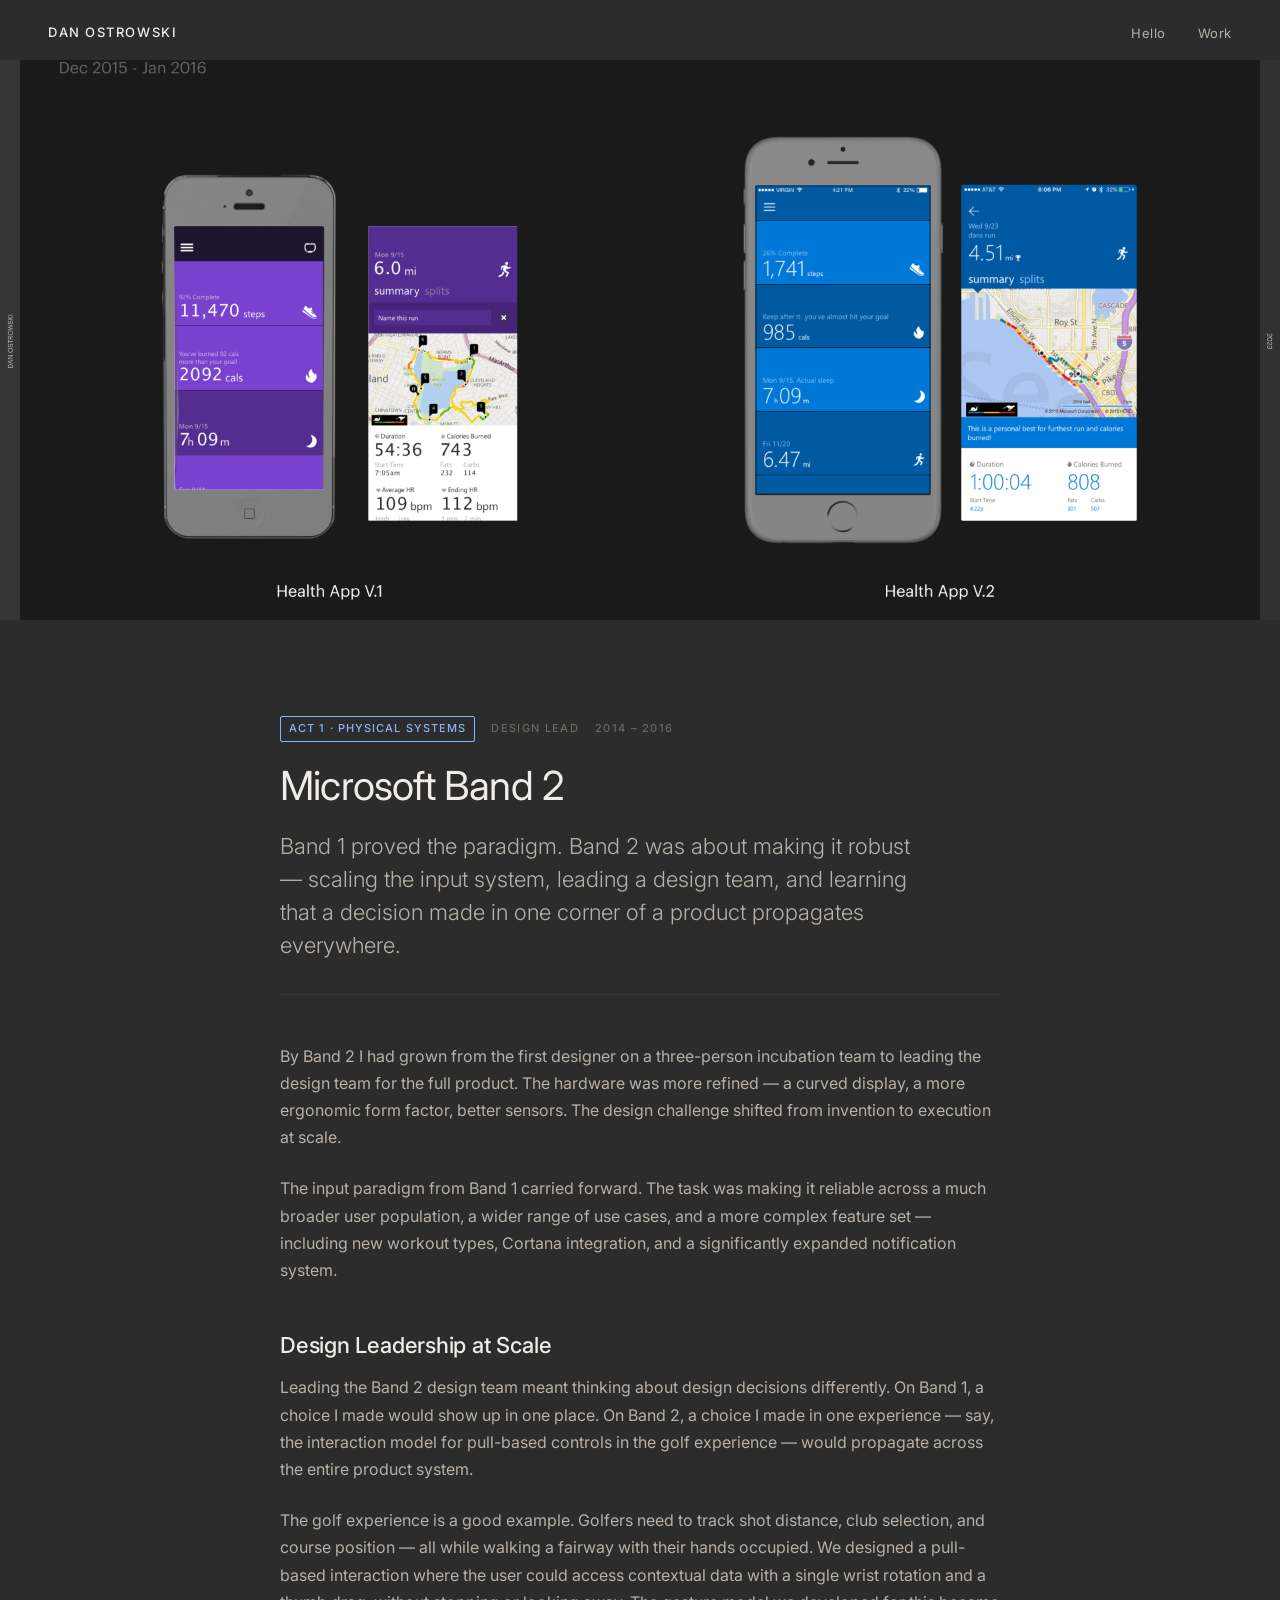
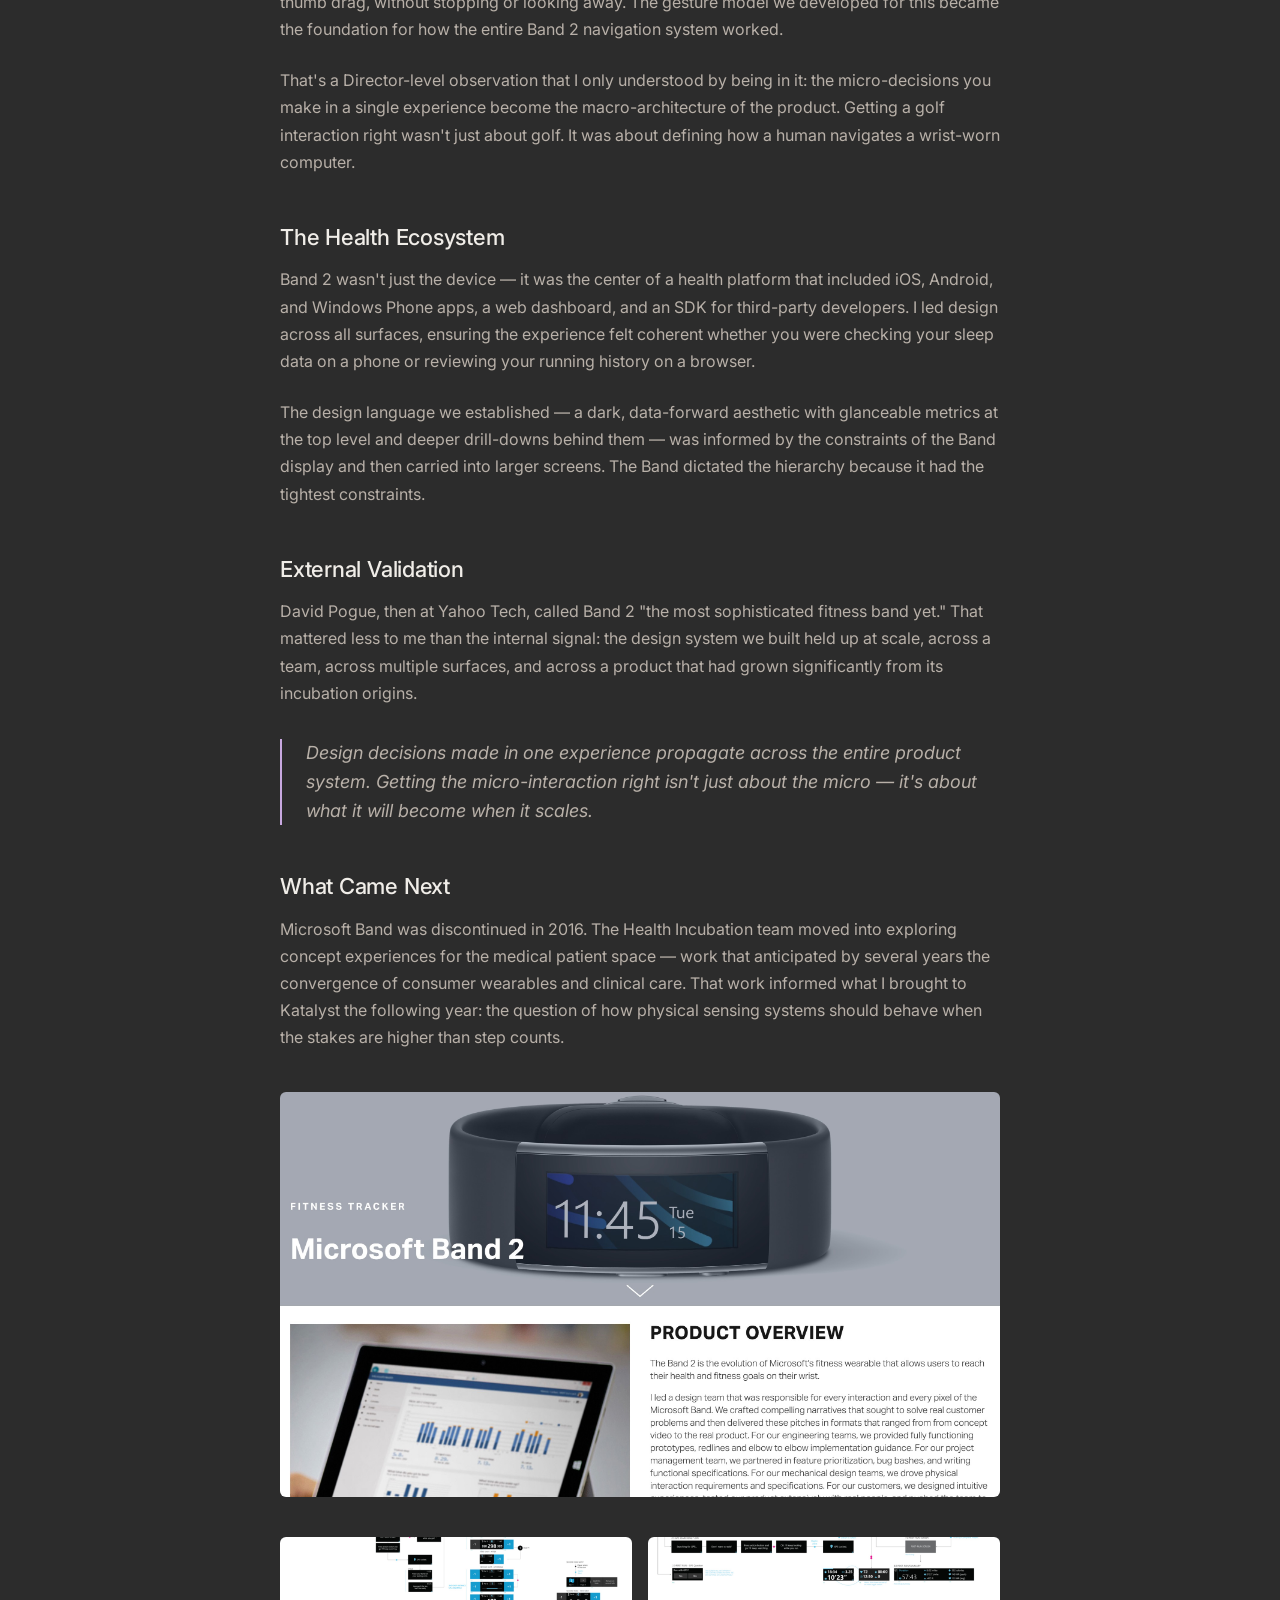
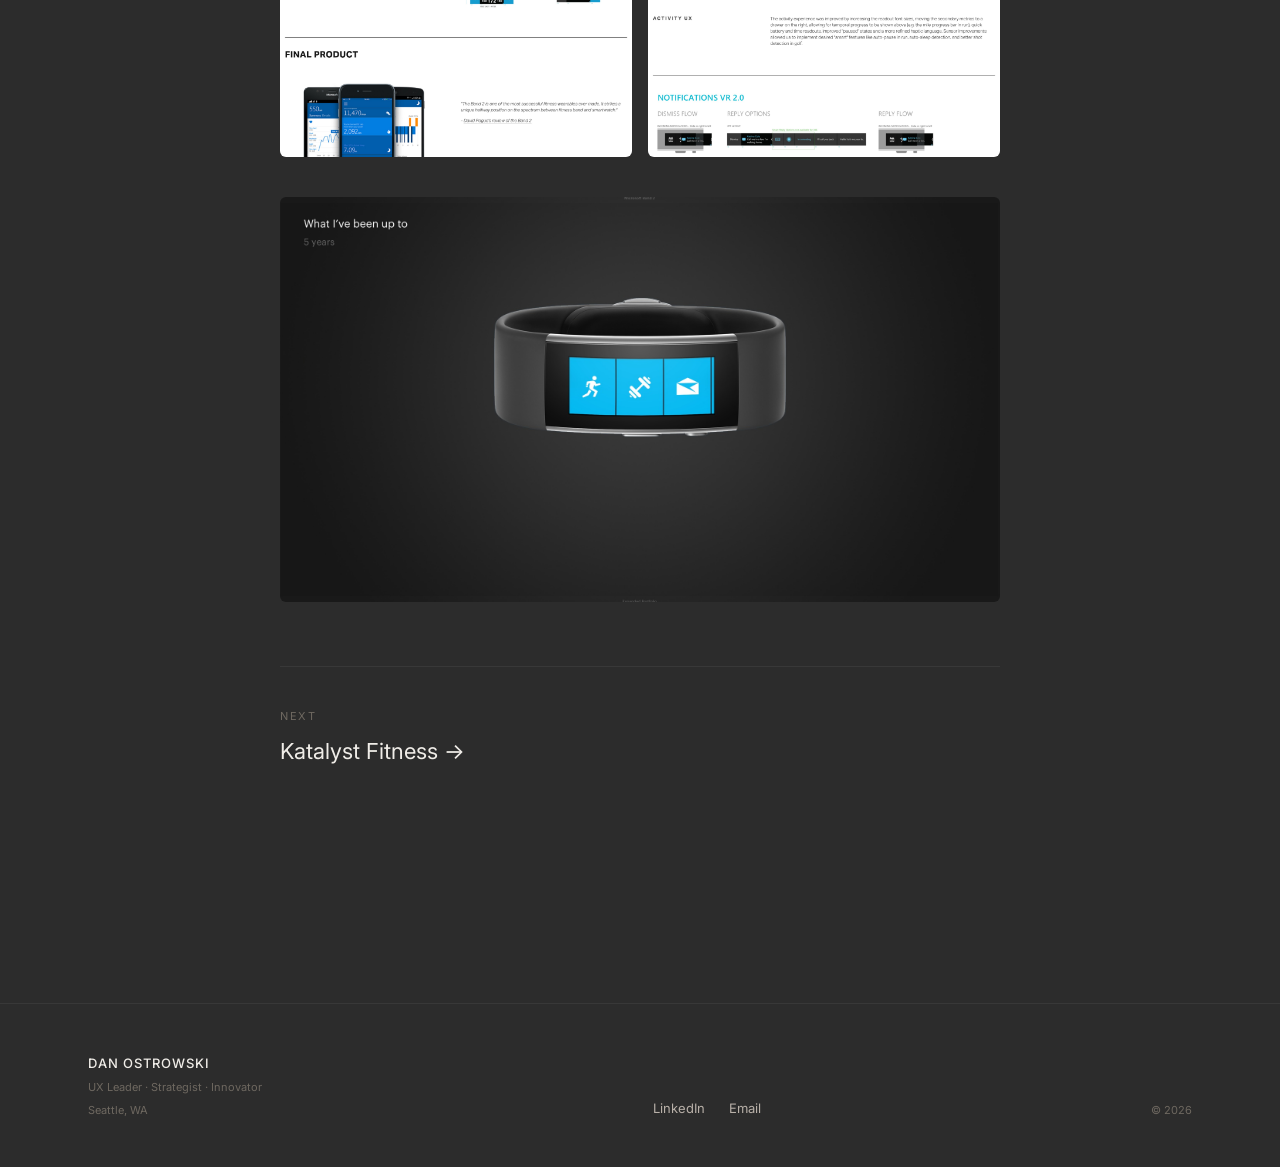
<file: cases/band-2/index.html>
<!DOCTYPE html>
<html lang="en">
<head>
  <meta charset="UTF-8">
  <meta name="viewport" content="width=device-width, initial-scale=1.0">
  <title>Microsoft Band 2 — Dan Ostrowski</title>
  <meta name="description" content="Taking the input paradigm we invented and making it robust at scale. Design decisions made in one experience propagate across the entire system.">

  <link rel="preconnect" href="https://fonts.googleapis.com">
  <link rel="preconnect" href="https://fonts.gstatic.com" crossorigin>
  <link href="https://fonts.googleapis.com/css2?family=Inter:wght@300;400;500&family=JetBrains+Mono:wght@400;500&display=swap" rel="stylesheet">

  <link rel="stylesheet" href="/assets/css/global.css">
  <link rel="stylesheet" href="/assets/css/layout.css">
  <link rel="stylesheet" href="/assets/css/components.css">
  <link rel="stylesheet" href="/assets/css/case.css">

  <link rel="icon" type="image/svg+xml" href="/assets/images/favicon.svg">
</head>

<body class="case-body">

  <nav class="nav" role="navigation" aria-label="Main navigation">
    <a href="/" class="nav__logo">Dan Ostrowski</a>
    <ul class="nav__links" role="list">
      <li><a href="/hello/" class="nav__link">Hello</a></li>
      <li><a href="/work/" class="nav__link">Work</a></li>
    </ul>
    <button class="nav__toggle" aria-label="Open menu" aria-expanded="false">
      <span></span><span></span><span></span>
    </button>
  </nav>

  <div class="nav__overlay" role="dialog" aria-modal="true">
    <a href="/hello/" class="nav__link">Hello</a>
    <a href="/work/" class="nav__link">Work</a>
  </div>

  <div class="case-hero-wrap">
    <img
      src="/assets/images/band/hero-2.jpg"
      alt="Microsoft Band 2 design"
      onerror="this.parentElement.classList.add('case-hero-wrap--placeholder'); this.outerHTML='<svg viewBox=\'0 0 24 24\' fill=\'none\' stroke=\'currentColor\' stroke-width=\'1\'><rect x=\'3\' y=\'3\' width=\'18\' height=\'18\' rx=\'2\'/></svg>'"
    >
  </div>

  <main>
    <div class="container case-content-wrap">
      <div class="case-main">

        <header class="case-header">
          <div class="case-header__eyebrow">
            <span class="act-tag act-tag--1">Act 1 · Physical Systems</span>
            <span class="label">Design Lead</span>
            <span class="label">2014 – 2016</span>
          </div>
          <h1 class="case-header__title">Microsoft Band 2</h1>
          <p class="case-header__hook">
            Band 1 proved the paradigm. Band 2 was about making it robust — scaling the input system, leading a design team, and learning that a decision made in one corner of a product propagates everywhere.
          </p>
        </header>

        <div class="prose">

          <p>
            By Band 2 I had grown from the first designer on a three-person incubation team to leading the design team for the full product. The hardware was more refined — a curved display, a more ergonomic form factor, better sensors. The design challenge shifted from invention to execution at scale.
          </p>

          <p>
            The input paradigm from Band 1 carried forward. The task was making it reliable across a much broader user population, a wider range of use cases, and a more complex feature set — including new workout types, Cortana integration, and a significantly expanded notification system.
          </p>

          <h2>Design Leadership at Scale</h2>

          <p>
            Leading the Band 2 design team meant thinking about design decisions differently. On Band 1, a choice I made would show up in one place. On Band 2, a choice I made in one experience — say, the interaction model for pull-based controls in the golf experience — would propagate across the entire product system.
          </p>

          <p>
            The golf experience is a good example. Golfers need to track shot distance, club selection, and course position — all while walking a fairway with their hands occupied. We designed a pull-based interaction where the user could access contextual data with a single wrist rotation and a thumb drag, without stopping or looking away. The gesture model we developed for this became the foundation for how the entire Band 2 navigation system worked.
          </p>

          <p>
            That's a Director-level observation that I only understood by being in it: the micro-decisions you make in a single experience become the macro-architecture of the product. Getting a golf interaction right wasn't just about golf. It was about defining how a human navigates a wrist-worn computer.
          </p>

          <h2>The Health Ecosystem</h2>

          <p>
            Band 2 wasn't just the device — it was the center of a health platform that included iOS, Android, and Windows Phone apps, a web dashboard, and an SDK for third-party developers. I led design across all surfaces, ensuring the experience felt coherent whether you were checking your sleep data on a phone or reviewing your running history on a browser.
          </p>

          <p>
            The design language we established — a dark, data-forward aesthetic with glanceable metrics at the top level and deeper drill-downs behind them — was informed by the constraints of the Band display and then carried into larger screens. The Band dictated the hierarchy because it had the tightest constraints.
          </p>

          <h2>External Validation</h2>

          <p>
            David Pogue, then at Yahoo Tech, called Band 2 "the most sophisticated fitness band yet." That mattered less to me than the internal signal: the design system we built held up at scale, across a team, across multiple surfaces, and across a product that had grown significantly from its incubation origins.
          </p>

          <blockquote>
            Design decisions made in one experience propagate across the entire product system. Getting the micro-interaction right isn't just about the micro — it's about what it will become when it scales.
          </blockquote>

          <h2>What Came Next</h2>

          <p>
            Microsoft Band was discontinued in 2016. The Health Incubation team moved into exploring concept experiences for the medical patient space — work that anticipated by several years the convergence of consumer wearables and clinical care. That work informed what I brought to Katalyst the following year: the question of how physical sensing systems should behave when the stakes are higher than step counts.
          </p>

        </div>

        <div class="image-grid image-grid--single">
          <div class="image-grid__item" style="aspect-ratio:16/9;">
            <img src="/assets/images/band/band2-overview.jpg"
                 alt="Microsoft Band 2 — product overview and system architecture"
                 loading="lazy"
                 onerror="this.parentElement.style.background='var(--bg-overlay)'">
          </div>
        </div>
        <div class="image-grid">
          <div class="image-grid__item">
            <img src="/assets/images/band/band2-golf.jpg"
                 alt="Microsoft Band 2 — featured golf experience with TaylorMade"
                 loading="lazy"
                 onerror="this.parentElement.style.background='var(--bg-overlay)'">
          </div>
          <div class="image-grid__item">
            <img src="/assets/images/band/band2-activities.jpg"
                 alt="Microsoft Band 2 — activity and biometrics UX"
                 loading="lazy"
                 onerror="this.parentElement.style.background='var(--bg-overlay)'">
          </div>
        </div>
        <div class="image-grid image-grid--single">
          <div class="image-grid__item" style="aspect-ratio:16/9;">
            <img src="/assets/images/band/device-2.jpg"
                 alt="Microsoft Band 2 — device render with tile navigation"
                 loading="lazy"
                 onerror="this.parentElement.style.background='var(--bg-overlay)'">
          </div>
        </div>

        <a href="/cases/katalyst/" class="next-project">
          <div>
            <p class="next-project__label">Next</p>
            <p class="next-project__title">Katalyst Fitness →</p>
          </div>
          
        </a>

      </div>
    </div>
  </main>

  <footer class="footer">
    <div class="container">
      <div class="footer__inner">
        <div>
          <p class="footer__name">Dan Ostrowski</p>
          <p class="footer__title">UX Leader · Strategist · Innovator</p>
          <p class="footer__location">Seattle, WA</p>
        </div>
        <nav class="footer__links" aria-label="Footer navigation">
          <a href="https://www.linkedin.com/in/danostrowski" class="footer__link" target="_blank" rel="noopener">LinkedIn</a>
          <a href="mailto:dan@danostrowski.com" class="footer__link">Email</a>
        </nav>
        <p class="footer__copy">© 2026</p>
      </div>
    </div>
  </footer>

  <script src="/assets/js/nav.js"></script>

</body>
</html>
</file>
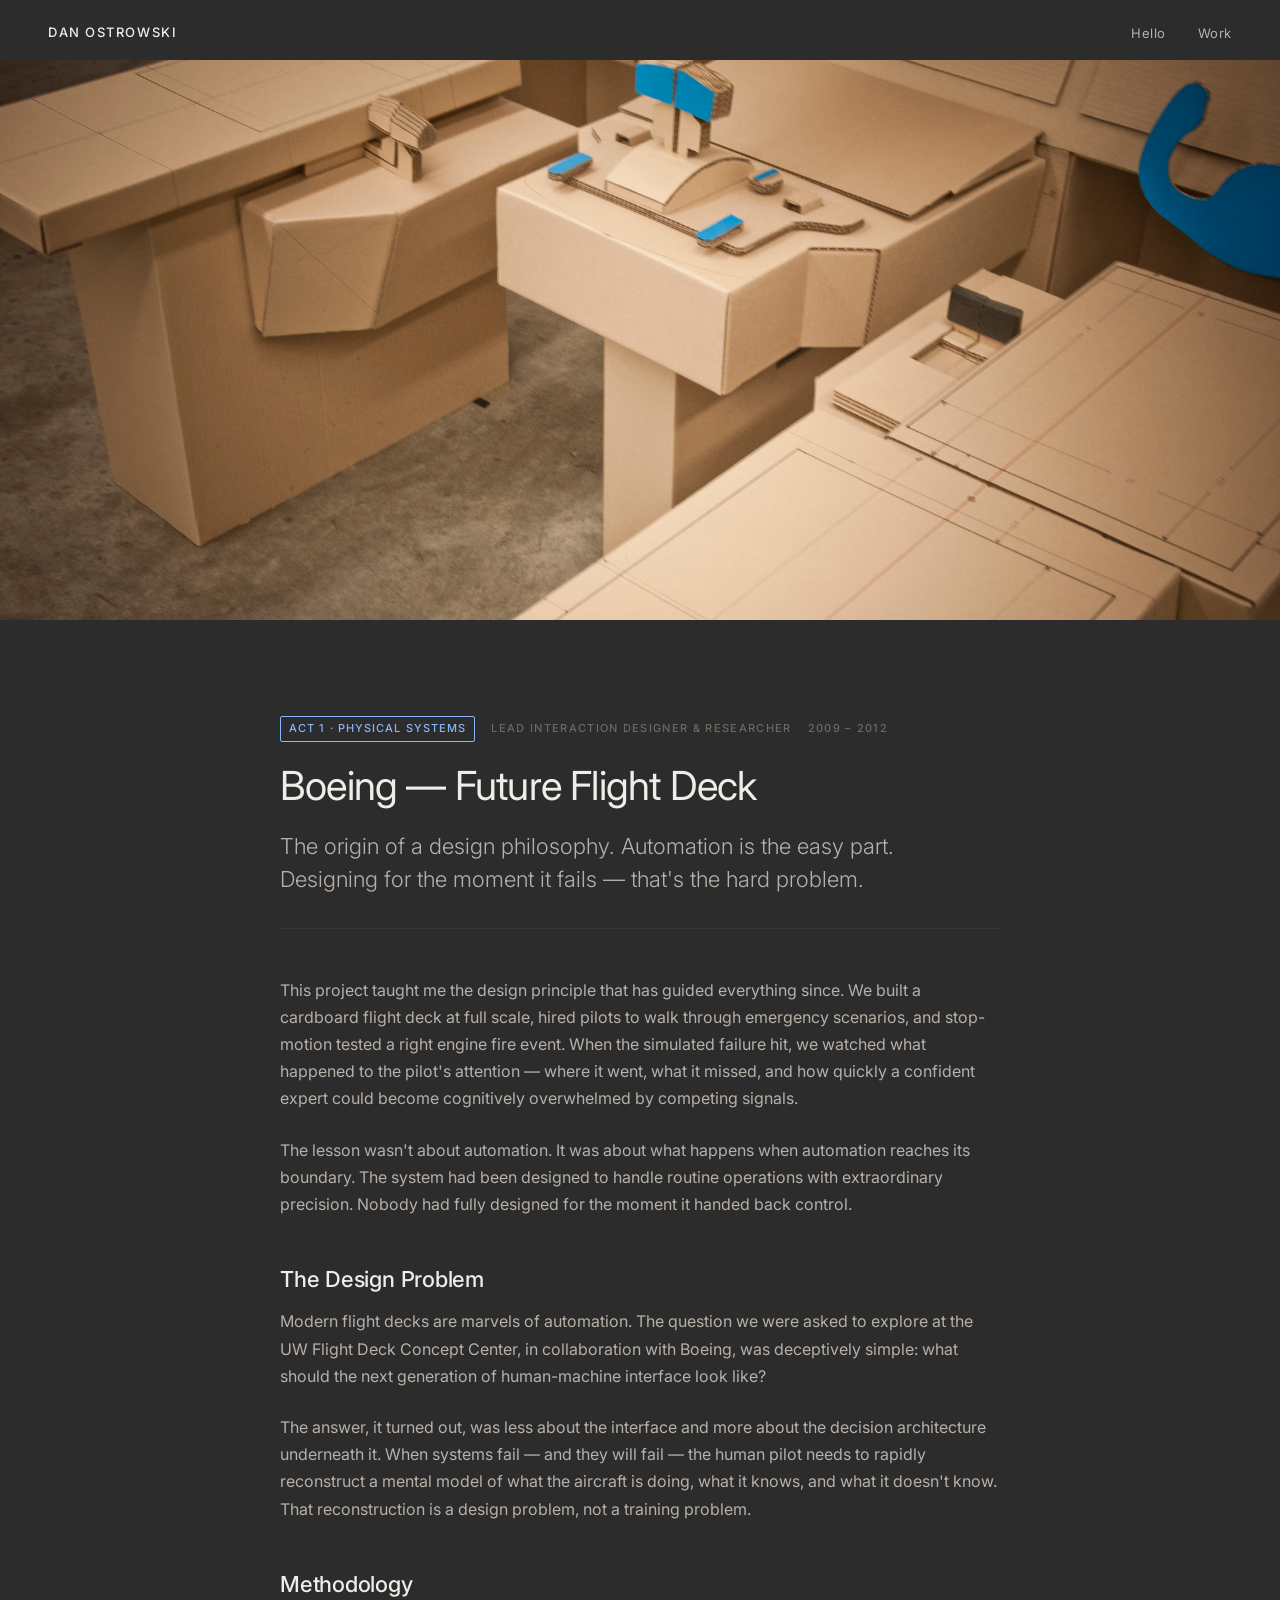
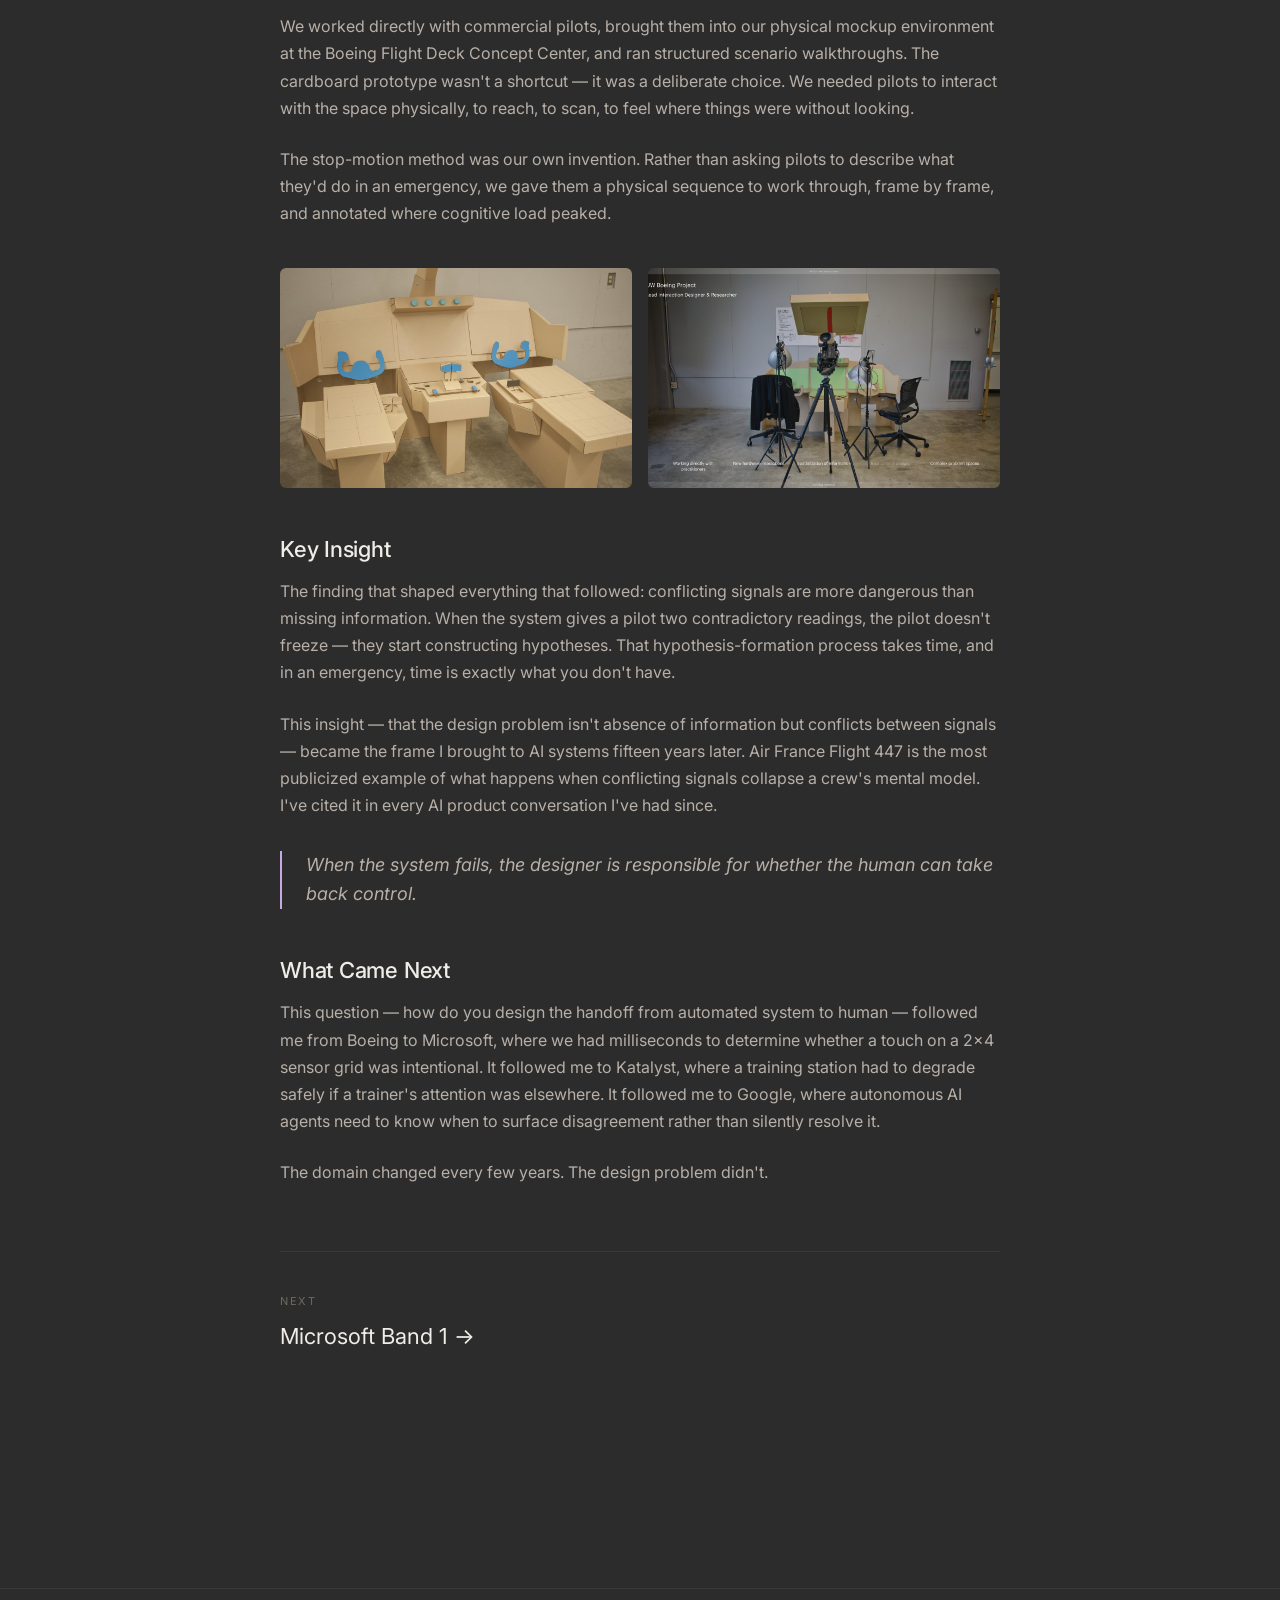
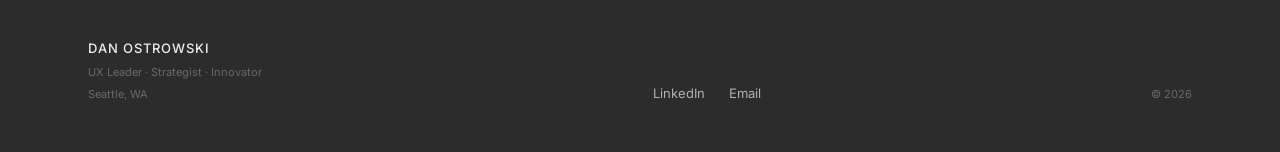
<file: cases/boeing/index.html>
<!DOCTYPE html>
<html lang="en">
<head>
  <meta charset="UTF-8">
  <meta name="viewport" content="width=device-width, initial-scale=1.0">
  <title>Boeing — Future Flight Deck · Dan Ostrowski</title>
  <meta name="description" content="The origin of a design philosophy. Cardboard prototypes, stop-motion testing, and the question that has guided everything since.">

  <link rel="preconnect" href="https://fonts.googleapis.com">
  <link rel="preconnect" href="https://fonts.gstatic.com" crossorigin>
  <link href="https://fonts.googleapis.com/css2?family=Inter:wght@300;400;500&family=JetBrains+Mono:wght@400;500&display=swap" rel="stylesheet">

  <link rel="stylesheet" href="/assets/css/global.css">
  <link rel="stylesheet" href="/assets/css/layout.css">
  <link rel="stylesheet" href="/assets/css/components.css">
  <link rel="stylesheet" href="/assets/css/case.css">

  <link rel="icon" type="image/svg+xml" href="/assets/images/favicon.svg">
</head>

<body class="case-body">

  <nav class="nav" role="navigation" aria-label="Main navigation">
    <a href="/" class="nav__logo">Dan Ostrowski</a>
    <ul class="nav__links" role="list">
      <li><a href="/hello/" class="nav__link">Hello</a></li>
      <li><a href="/work/" class="nav__link">Work</a></li>
    </ul>
    <button class="nav__toggle" aria-label="Open menu" aria-expanded="false">
      <span></span><span></span><span></span>
    </button>
  </nav>

  <div class="nav__overlay" role="dialog" aria-modal="true">
    <a href="/hello/" class="nav__link">Hello</a>
    <a href="/work/" class="nav__link">Work</a>
  </div>

  <!-- ── Hero Image ────────────────────────────────────────── -->
  <div class="case-hero-wrap">
    <img
      src="/assets/images/boeing/hero.jpg"
      alt="Boeing cardboard flight deck prototype, UW Flight Deck Concept Center, 2010"
      onerror="this.parentElement.classList.add('case-hero-wrap--placeholder'); this.outerHTML='<svg viewBox=\'0 0 24 24\' fill=\'none\' stroke=\'currentColor\' stroke-width=\'1\'><rect x=\'3\' y=\'3\' width=\'18\' height=\'18\' rx=\'2\'/></svg>'"
    >
  </div>

  <main>
    <div class="container case-content-wrap">
      <div class="case-main">

        <!-- ── Case Header ─────────────────────────────────── -->
        <header class="case-header">
          <div class="case-header__eyebrow">
            <span class="act-tag act-tag--1">Act 1 · Physical Systems</span>
            <span class="label">Lead Interaction Designer & Researcher</span>
            <span class="label">2009 – 2012</span>
          </div>
          <h1 class="case-header__title">Boeing — Future Flight Deck</h1>
          <p class="case-header__hook">
            The origin of a design philosophy. Automation is the easy part. Designing for the moment it fails — that's the hard problem.
          </p>
        </header>

        <!-- ── Body Content ───────────────────────────────── -->
        <div class="prose">

          <p>
            This project taught me the design principle that has guided everything since. We built a cardboard flight deck at full scale, hired pilots to walk through emergency scenarios, and stop-motion tested a right engine fire event. When the simulated failure hit, we watched what happened to the pilot's attention — where it went, what it missed, and how quickly a confident expert could become cognitively overwhelmed by competing signals.
          </p>

          <p>
            The lesson wasn't about automation. It was about what happens when automation reaches its boundary. The system had been designed to handle routine operations with extraordinary precision. Nobody had fully designed for the moment it handed back control.
          </p>

          <h2>The Design Problem</h2>

          <p>
            Modern flight decks are marvels of automation. The question we were asked to explore at the UW Flight Deck Concept Center, in collaboration with Boeing, was deceptively simple: what should the next generation of human-machine interface look like?
          </p>

          <p>
            The answer, it turned out, was less about the interface and more about the decision architecture underneath it. When systems fail — and they will fail — the human pilot needs to rapidly reconstruct a mental model of what the aircraft is doing, what it knows, and what it doesn't know. That reconstruction is a design problem, not a training problem.
          </p>

          <h2>Methodology</h2>

          <p>
            We worked directly with commercial pilots, brought them into our physical mockup environment at the Boeing Flight Deck Concept Center, and ran structured scenario walkthroughs. The cardboard prototype wasn't a shortcut — it was a deliberate choice. We needed pilots to interact with the space physically, to reach, to scan, to feel where things were without looking.
          </p>

          <p>
            The stop-motion method was our own invention. Rather than asking pilots to describe what they'd do in an emergency, we gave them a physical sequence to work through, frame by frame, and annotated where cognitive load peaked.
          </p>

        </div>

        <!-- ── Images ─────────────────────────────────────── -->
        <div class="image-grid">
          <div class="image-grid__item">
            <img src="/assets/images/boeing/prototype-1.jpg"
                 alt="Cardboard flight deck prototype — full scale model"
                 loading="lazy"
                 onerror="this.parentElement.style.background='var(--bg-overlay)'">
          </div>
          <div class="image-grid__item">
            <img src="/assets/images/boeing/prototype-2.jpg"
                 alt="Boeing Flight Deck Concept Center — prototyping setup"
                 loading="lazy"
                 onerror="this.parentElement.style.background='var(--bg-overlay)'">
          </div>
        </div>

        <div class="prose">

          <h2>Key Insight</h2>

          <p>
            The finding that shaped everything that followed: conflicting signals are more dangerous than missing information. When the system gives a pilot two contradictory readings, the pilot doesn't freeze — they start constructing hypotheses. That hypothesis-formation process takes time, and in an emergency, time is exactly what you don't have.
          </p>

          <p>
            This insight — that the design problem isn't absence of information but conflicts between signals — became the frame I brought to AI systems fifteen years later. Air France Flight 447 is the most publicized example of what happens when conflicting signals collapse a crew's mental model. I've cited it in every AI product conversation I've had since.
          </p>

          <blockquote>
            When the system fails, the designer is responsible for whether the human can take back control.
          </blockquote>

          <h2>What Came Next</h2>

          <p>
            This question — how do you design the handoff from automated system to human — followed me from Boeing to Microsoft, where we had milliseconds to determine whether a touch on a 2×4 sensor grid was intentional. It followed me to Katalyst, where a training station had to degrade safely if a trainer's attention was elsewhere. It followed me to Google, where autonomous AI agents need to know when to surface disagreement rather than silently resolve it.
          </p>

          <p>
            The domain changed every few years. The design problem didn't.
          </p>

        </div>

        <!-- ── Next Project ────────────────────────────────── -->
        <a href="/cases/band-1/" class="next-project" aria-label="Next project: Microsoft Band 1">
          <div>
            <p class="next-project__label">Next</p>
            <p class="next-project__title">Microsoft Band 1 →</p>
          </div>
          
        </a>

      </div>
    </div>
  </main>

  <footer class="footer">
    <div class="container">
      <div class="footer__inner">
        <div>
          <p class="footer__name">Dan Ostrowski</p>
          <p class="footer__title">UX Leader · Strategist · Innovator</p>
          <p class="footer__location">Seattle, WA</p>
        </div>
        <nav class="footer__links" aria-label="Footer navigation">
          <a href="https://www.linkedin.com/in/danostrowski" class="footer__link" target="_blank" rel="noopener">LinkedIn</a>
          <a href="mailto:dan@danostrowski.com" class="footer__link">Email</a>
        </nav>
        <p class="footer__copy">© 2026</p>
      </div>
    </div>
  </footer>

  <script src="/assets/js/nav.js"></script>

</body>
</html>
</file>
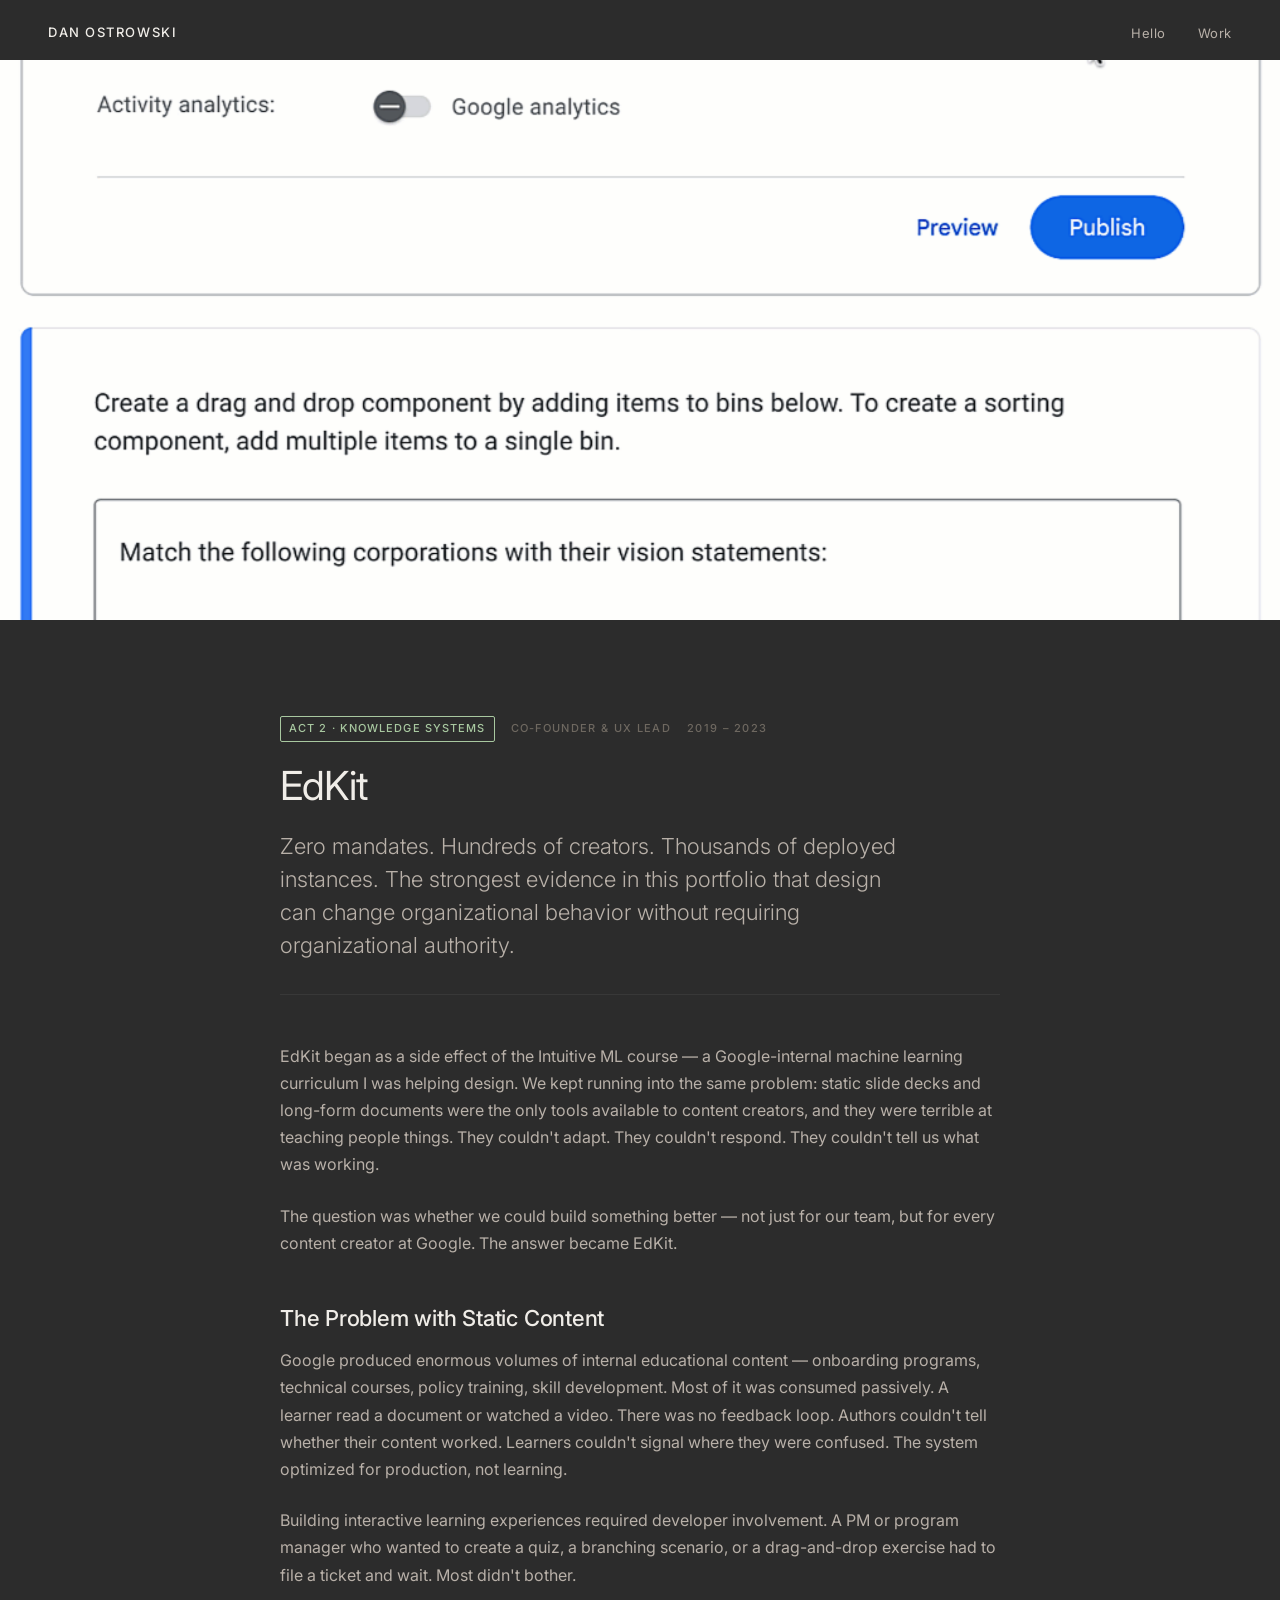
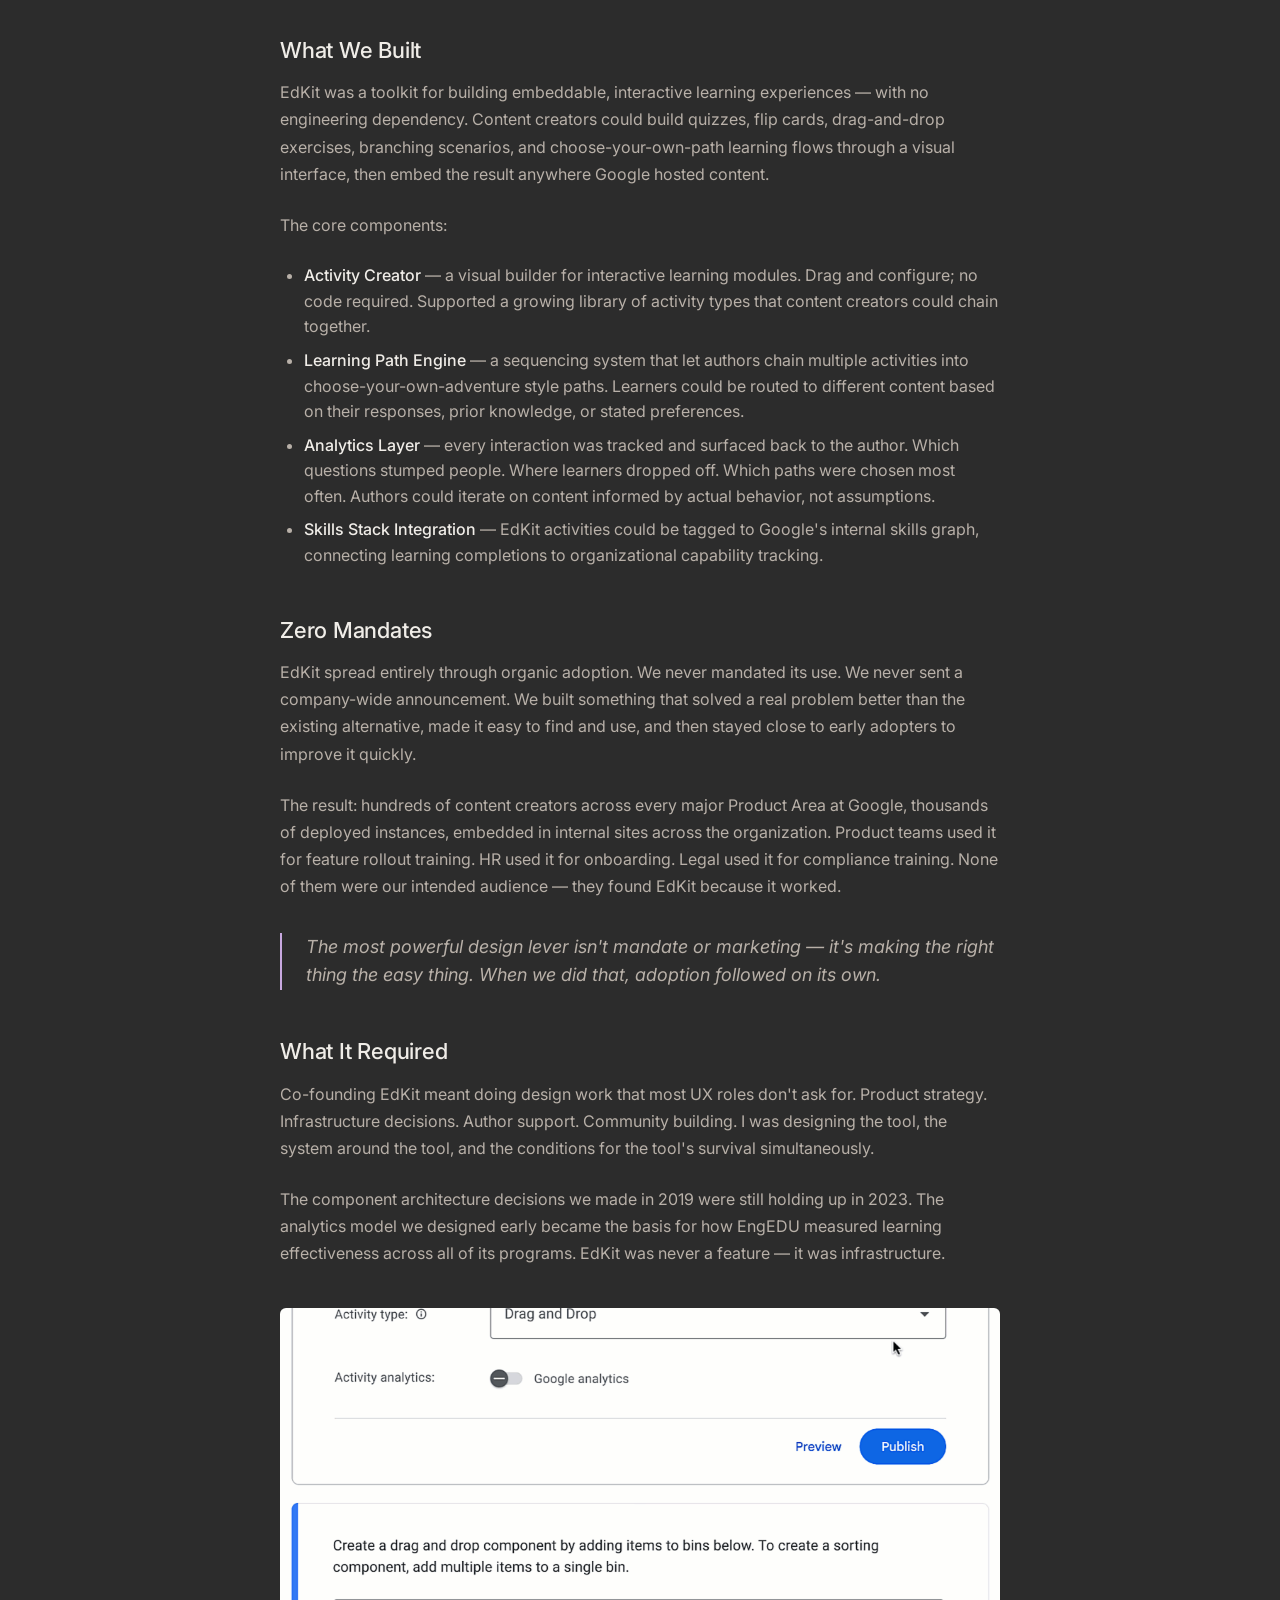
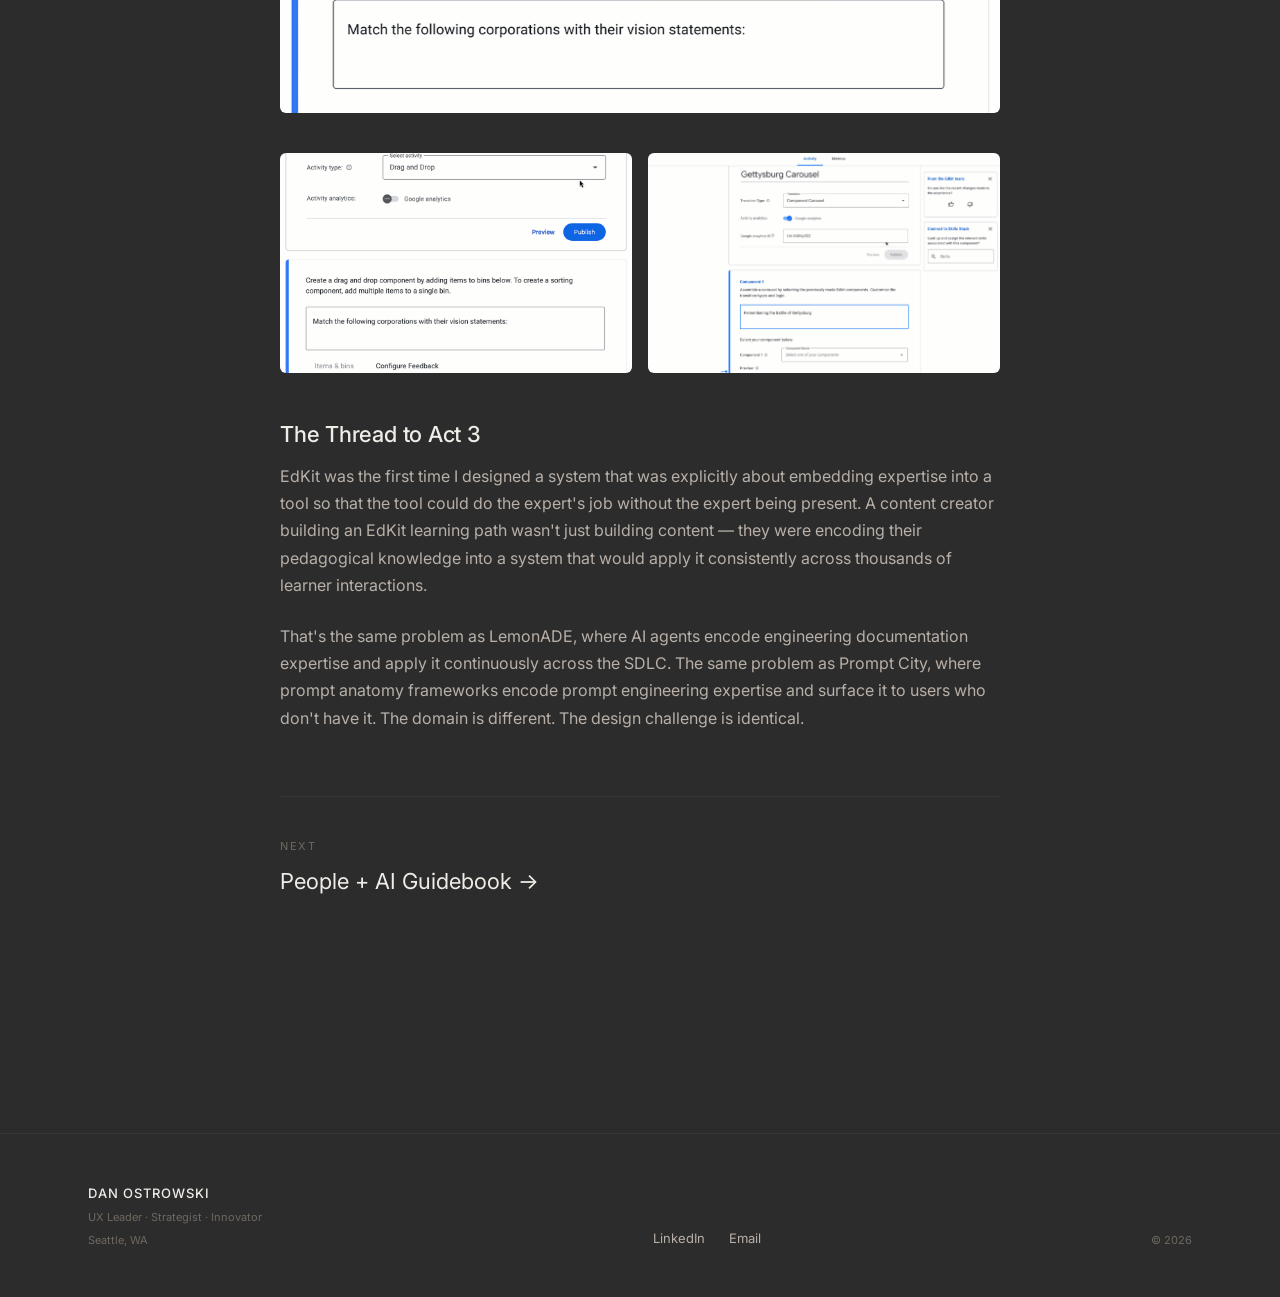
<file: cases/edkit/index.html>
<!DOCTYPE html>
<html lang="en">
<head>
  <meta charset="UTF-8">
  <meta name="viewport" content="width=device-width, initial-scale=1.0">
  <title>EdKit — Dan Ostrowski</title>
  <meta name="description" content="A toolkit that democratized learning design at Google. Zero mandates. Hundreds of creators. Thousands of deployed instances.">

  <link rel="preconnect" href="https://fonts.googleapis.com">
  <link rel="preconnect" href="https://fonts.gstatic.com" crossorigin>
  <link href="https://fonts.googleapis.com/css2?family=Inter:wght@300;400;500&family=JetBrains+Mono:wght@400;500&display=swap" rel="stylesheet">

  <link rel="stylesheet" href="/assets/css/global.css">
  <link rel="stylesheet" href="/assets/css/layout.css">
  <link rel="stylesheet" href="/assets/css/components.css">
  <link rel="stylesheet" href="/assets/css/case.css">

  <link rel="icon" type="image/svg+xml" href="/assets/images/favicon.svg">
</head>

<body class="case-body">

  <nav class="nav" role="navigation" aria-label="Main navigation">
    <a href="/" class="nav__logo">Dan Ostrowski</a>
    <ul class="nav__links" role="list">
      <li><a href="/hello/" class="nav__link">Hello</a></li>
      <li><a href="/work/" class="nav__link">Work</a></li>
    </ul>
    <button class="nav__toggle" aria-label="Open menu" aria-expanded="false">
      <span></span><span></span><span></span>
    </button>
  </nav>

  <div class="nav__overlay" role="dialog" aria-modal="true">
    <a href="/hello/" class="nav__link">Hello</a>
    <a href="/work/" class="nav__link">Work</a>
  </div>

  <div class="case-hero-wrap">
    <img
      src="/assets/images/edkit/hero.jpg"
      alt="EdKit Activity Creator interface"
      onerror="this.parentElement.classList.add('case-hero-wrap--placeholder'); this.outerHTML='<svg viewBox=\'0 0 24 24\' fill=\'none\' stroke=\'currentColor\' stroke-width=\'1\'><rect x=\'3\' y=\'3\' width=\'18\' height=\'18\' rx=\'2\'/></svg>'"
    >
  </div>

  <main>
    <div class="container case-content-wrap">
      <div class="case-main">

        <header class="case-header">
          <div class="case-header__eyebrow">
            <span class="act-tag act-tag--2">Act 2 · Knowledge Systems</span>
            <span class="label">Co-Founder & UX Lead</span>
            <span class="label">2019 – 2023</span>
          </div>
          <h1 class="case-header__title">EdKit</h1>
          <p class="case-header__hook">
            Zero mandates. Hundreds of creators. Thousands of deployed instances. The strongest evidence in this portfolio that design can change organizational behavior without requiring organizational authority.
          </p>
        </header>

        <div class="prose">

          <p>
            EdKit began as a side effect of the Intuitive ML course — a Google-internal machine learning curriculum I was helping design. We kept running into the same problem: static slide decks and long-form documents were the only tools available to content creators, and they were terrible at teaching people things. They couldn't adapt. They couldn't respond. They couldn't tell us what was working.
          </p>

          <p>
            The question was whether we could build something better — not just for our team, but for every content creator at Google. The answer became EdKit.
          </p>

          <h2>The Problem with Static Content</h2>

          <p>
            Google produced enormous volumes of internal educational content — onboarding programs, technical courses, policy training, skill development. Most of it was consumed passively. A learner read a document or watched a video. There was no feedback loop. Authors couldn't tell whether their content worked. Learners couldn't signal where they were confused. The system optimized for production, not learning.
          </p>

          <p>
            Building interactive learning experiences required developer involvement. A PM or program manager who wanted to create a quiz, a branching scenario, or a drag-and-drop exercise had to file a ticket and wait. Most didn't bother.
          </p>

          <h2>What We Built</h2>

          <p>
            EdKit was a toolkit for building embeddable, interactive learning experiences — with no engineering dependency. Content creators could build quizzes, flip cards, drag-and-drop exercises, branching scenarios, and choose-your-own-path learning flows through a visual interface, then embed the result anywhere Google hosted content.
          </p>

          <p>
            The core components:
          </p>

          <ul>
            <li><strong>Activity Creator</strong> — a visual builder for interactive learning modules. Drag and configure; no code required. Supported a growing library of activity types that content creators could chain together.</li>
            <li><strong>Learning Path Engine</strong> — a sequencing system that let authors chain multiple activities into choose-your-own-adventure style paths. Learners could be routed to different content based on their responses, prior knowledge, or stated preferences.</li>
            <li><strong>Analytics Layer</strong> — every interaction was tracked and surfaced back to the author. Which questions stumped people. Where learners dropped off. Which paths were chosen most often. Authors could iterate on content informed by actual behavior, not assumptions.</li>
            <li><strong>Skills Stack Integration</strong> — EdKit activities could be tagged to Google's internal skills graph, connecting learning completions to organizational capability tracking.</li>
          </ul>

          <h2>Zero Mandates</h2>

          <p>
            EdKit spread entirely through organic adoption. We never mandated its use. We never sent a company-wide announcement. We built something that solved a real problem better than the existing alternative, made it easy to find and use, and then stayed close to early adopters to improve it quickly.
          </p>

          <p>
            The result: hundreds of content creators across every major Product Area at Google, thousands of deployed instances, embedded in internal sites across the organization. Product teams used it for feature rollout training. HR used it for onboarding. Legal used it for compliance training. None of them were our intended audience — they found EdKit because it worked.
          </p>

          <blockquote>
            The most powerful design lever isn't mandate or marketing — it's making the right thing the easy thing. When we did that, adoption followed on its own.
          </blockquote>

          <h2>What It Required</h2>

          <p>
            Co-founding EdKit meant doing design work that most UX roles don't ask for. Product strategy. Infrastructure decisions. Author support. Community building. I was designing the tool, the system around the tool, and the conditions for the tool's survival simultaneously.
          </p>

          <p>
            The component architecture decisions we made in 2019 were still holding up in 2023. The analytics model we designed early became the basis for how EngEDU measured learning effectiveness across all of its programs. EdKit was never a feature — it was infrastructure.
          </p>

        </div>

        <div class="image-grid image-grid--single">
          <div class="image-grid__item" style="aspect-ratio:16/9;">
            <img src="/assets/images/edkit/hero.jpg"
                 alt="EdKit Activity Creator — building a Gettysburg carousel"
                 loading="lazy"
                 onerror="this.parentElement.style.background='var(--bg-overlay)'">
          </div>
        </div>
        <div class="image-grid">
          <div class="image-grid__item">
            <img src="/assets/images/edkit/carousel.jpg"
                 alt="EdKit carousel component in use"
                 loading="lazy"
                 onerror="this.parentElement.style.background='var(--bg-overlay)'">
          </div>
          <div class="image-grid__item">
            <img src="/assets/images/edkit/skills.jpg"
                 alt="EdKit Skills Stack — connecting learning to org capability"
                 loading="lazy"
                 onerror="this.parentElement.style.background='var(--bg-overlay)'">
          </div>
        </div>

        <div class="prose">

          <h2>The Thread to Act 3</h2>

          <p>
            EdKit was the first time I designed a system that was explicitly about embedding expertise into a tool so that the tool could do the expert's job without the expert being present. A content creator building an EdKit learning path wasn't just building content — they were encoding their pedagogical knowledge into a system that would apply it consistently across thousands of learner interactions.
          </p>

          <p>
            That's the same problem as LemonADE, where AI agents encode engineering documentation expertise and apply it continuously across the SDLC. The same problem as Prompt City, where prompt anatomy frameworks encode prompt engineering expertise and surface it to users who don't have it. The domain is different. The design challenge is identical.
          </p>

        </div>

        <a href="/cases/pair-guidebook/" class="next-project">
          <div>
            <p class="next-project__label">Next</p>
            <p class="next-project__title">People + AI Guidebook →</p>
          </div>
          
        </a>

      </div>
    </div>
  </main>

  <footer class="footer">
    <div class="container">
      <div class="footer__inner">
        <div>
          <p class="footer__name">Dan Ostrowski</p>
          <p class="footer__title">UX Leader · Strategist · Innovator</p>
          <p class="footer__location">Seattle, WA</p>
        </div>
        <nav class="footer__links" aria-label="Footer navigation">
          <a href="https://www.linkedin.com/in/danostrowski" class="footer__link" target="_blank" rel="noopener">LinkedIn</a>
          <a href="mailto:dan@danostrowski.com" class="footer__link">Email</a>
        </nav>
        <p class="footer__copy">© 2026</p>
      </div>
    </div>
  </footer>

  <script src="/assets/js/nav.js"></script>

</body>
</html>
</file>
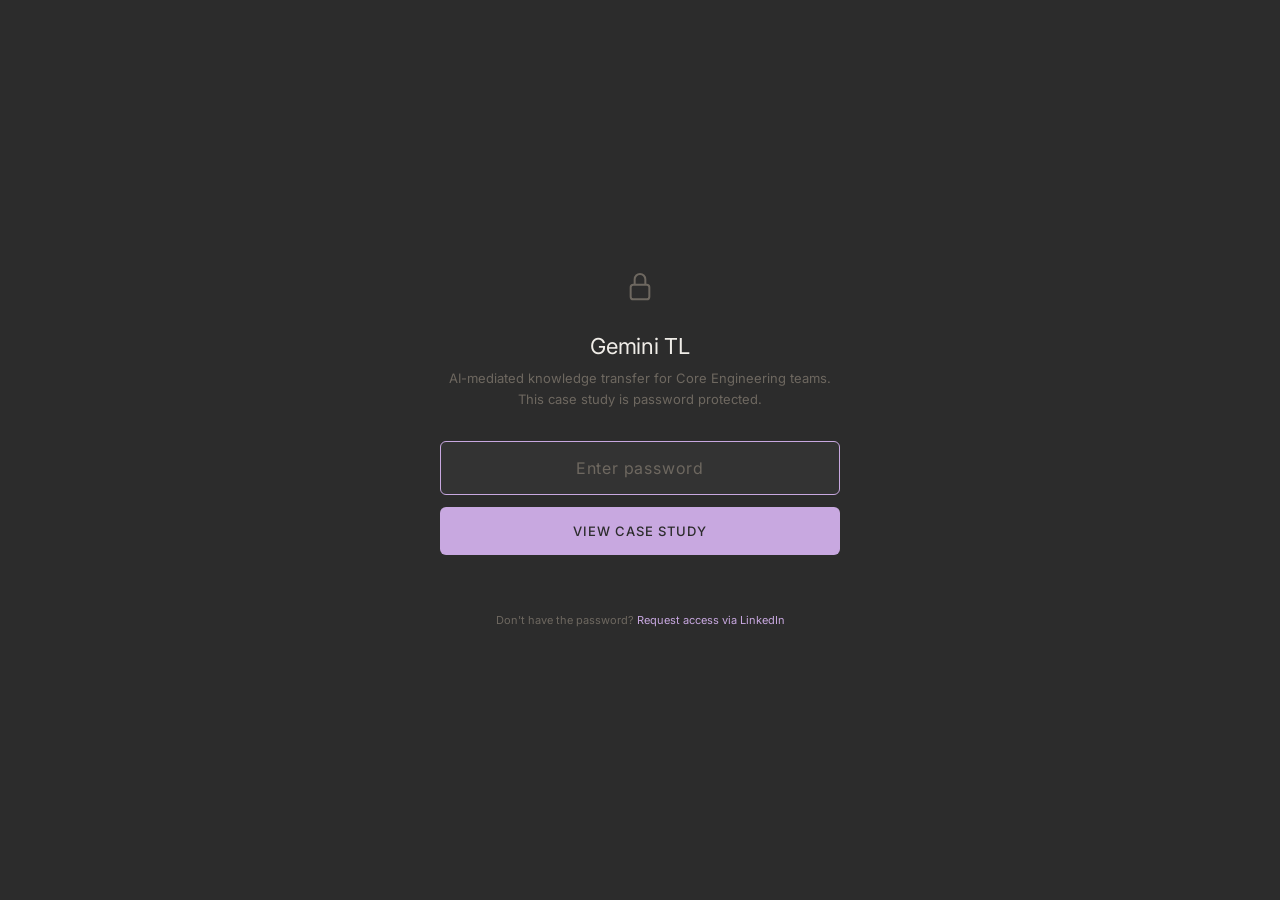
<file: cases/gemini-tl/index.html>
<!DOCTYPE html>
<html lang="en">
<head>
  <meta charset="UTF-8">
  <meta name="viewport" content="width=device-width, initial-scale=1.0">
  <title>Gemini TL — Dan Ostrowski</title>
  <meta name="description" content="AI-mediated knowledge transfer for engineering teams. Password protected.">

  <link rel="preconnect" href="https://fonts.googleapis.com">
  <link rel="preconnect" href="https://fonts.gstatic.com" crossorigin>
  <link href="https://fonts.googleapis.com/css2?family=Inter:wght@300;400;500&family=JetBrains+Mono:wght@400;500&display=swap" rel="stylesheet">

  <link rel="stylesheet" href="/assets/css/global.css">
  <link rel="stylesheet" href="/assets/css/layout.css">
  <link rel="stylesheet" href="/assets/css/components.css">
  <link rel="stylesheet" href="/assets/css/case.css">

  <link rel="icon" type="image/svg+xml" href="/assets/images/favicon.svg">
</head>

<body class="case-body">

  <nav class="nav" role="navigation" aria-label="Main navigation">
    <a href="/" class="nav__logo">Dan Ostrowski</a>
    <ul class="nav__links" role="list">
      <li><a href="/hello/" class="nav__link">Hello</a></li>
      <li><a href="/work/" class="nav__link">Work</a></li>
    </ul>
    <button class="nav__toggle" aria-label="Open menu" aria-expanded="false">
      <span></span><span></span><span></span>
    </button>
  </nav>

  <div class="nav__overlay" role="dialog" aria-modal="true">
    <a href="/hello/" class="nav__link">Hello</a>
    <a href="/work/" class="nav__link">Work</a>
  </div>

  <!-- ── Password Gate ─────────────────────────────────────── -->
  <div id="password-gate" class="password-gate">
    <div class="password-gate__inner">

      <svg class="password-gate__lock" viewBox="0 0 24 24" fill="none" stroke="currentColor" stroke-width="1.5" aria-hidden="true">
        <rect x="5" y="11" width="14" height="11" rx="2"/>
        <path d="M8 11V7a4 4 0 018 0v4"/>
      </svg>

      <h1 class="password-gate__title">Gemini TL</h1>
      <p class="password-gate__subtitle">
        AI-mediated knowledge transfer for Core Engineering teams.<br>
        This case study is password protected.
      </p>

      <form id="password-form" class="password-gate__form" novalidate>
        <input
          id="password-input"
          type="password"
          class="password-gate__input"
          placeholder="Enter password"
          autocomplete="current-password"
          autofocus
        >
        <button id="password-submit" type="submit" class="password-gate__submit">
          View Case Study
        </button>
        <p id="password-error" class="password-gate__error" aria-live="polite"></p>
      </form>

      <p class="password-gate__request">
        Don't have the password?
        <a href="https://www.linkedin.com/in/danostrowski" target="_blank" rel="noopener">Request access via LinkedIn</a>
      </p>

    </div>
  </div>

  <!-- ── Protected Content ─────────────────────────────────── -->
  <div id="case-content" hidden>

    <div class="case-hero-wrap case-hero-wrap--placeholder">
      <svg viewBox="0 0 24 24" fill="none" stroke="currentColor" stroke-width="1">
        <circle cx="12" cy="12" r="9"/>
        <path d="M8 12h8M12 8v8"/>
      </svg>
    </div>

    <main>
      <div class="container case-content-wrap">
        <div class="case-main">

          <header class="case-header">
            <div class="case-header__eyebrow">
              <span class="act-tag act-tag--bridge">Bridge · Act 2 → Act 3</span>
              <span class="label">Design & Research Lead</span>
              <span class="label">Oct 2024 – Jun 2025</span>
            </div>
            <h1 class="case-header__title">Gemini TL</h1>
            <p class="case-header__hook">
              The only project in this portfolio where the AI's primary job is improving human-to-human collaboration — not replacing human judgment, but making it more accessible.
            </p>
          </header>

          <div class="prose">

            <p>
              Engineering knowledge transfer at Google has a structural problem: the people with the answers are hard to find, harder to ask, and often unavailable when you need them. The cost of getting unblocked is social as much as technical.
            </p>

            <p>
              Gemini TL was an AI tech lead assistant embedded in Google Chat, designed to reduce that friction at every stage — from helping an engineer formulate a better question, to surfacing the right expert, to facilitating the introduction with context and care.
            </p>

            <h2>Five Interaction Models</h2>

            <p>
              The system was designed around five distinct scenarios, each representing a different moment in the knowledge-transfer lifecycle:
            </p>

            <ul>
              <li><strong>Technical Q&A with confidence calibration</strong> — adaptive clarification loops that improved answer quality before surfacing a response</li>
              <li><strong>Right Question, Right Person (RQRP)</strong> — a structured question-formulation scaffold that prepared engineers to engage experts effectively, reducing the social cost of asking</li>
              <li><strong>Proactive SME recommendation</strong> — on bug assignment, the system surfaced top 2–3 experts with match confidence scoring and justification</li>
              <li><strong>AI-facilitated introductions</strong> — mediated connections with context, timing awareness, and drafted outreach</li>
              <li><strong>Work packaging</strong> — on-demand assembly of engineering context (CLs, bugs) for knowledge sharing</li>
            </ul>

            <h2>Research & Validation</h2>

            <p>
              Conducted 12 one-hour UXR sessions with engineers across Core Engineering teams. Received extremely positive feedback across all tested flows. The RQRP model was the standout — engineers reported that the scaffolding process itself changed how they thought about their problem before they'd even reached the expert.
            </p>

            <blockquote>
              Before you can get a good answer, you need to be able to ask a good question. The system taught engineers how to ask.
            </blockquote>

            <h2>Outcome</h2>

            <p>
              Following a team reorg, the project was deprioritized. The core interaction model — particularly the RQRP scaffold and the SME recommendation flow — was incorporated into a broader Google-wide rollout.
            </p>

            <h2>Narrative Position</h2>

            <p>
              Gemini TL sits at the exact hinge between Act 2 and Act 3 of this career. Act 2 was about designing knowledge systems — ways to embed expertise, share it, scaffold it, make it accessible. Act 3 is about AI systems — autonomous agents, decision delegation, human-in-the-loop design. Gemini TL was both simultaneously: an AI system designed to improve the human knowledge systems it was embedded in.
            </p>

          </div>

          <a href="/cases/lemonade/" class="next-project">
            <div>
              <p class="next-project__label">Next</p>
              <p class="next-project__title">LemonADE →</p>
            </div>
            <span class="next-project__arrow" aria-hidden="true">→</span>
          </a>

        </div>
      </div>
    </main>

    <footer class="footer">
      <div class="container">
        <div class="footer__inner">
          <div>
            <p class="footer__name">Dan Ostrowski</p>
            <p class="footer__title">UX Leader · Strategist · Innovator</p>
            <p class="footer__location">Seattle, WA</p>
          </div>
          <nav class="footer__links" aria-label="Footer navigation">
            <a href="https://www.linkedin.com/in/danostrowski" class="footer__link" target="_blank" rel="noopener">LinkedIn</a>
            <a href="mailto:dan@danostrowski.com" class="footer__link">Email</a>
          </nav>
          <p class="footer__copy">© 2026</p>
        </div>
      </div>
    </footer>

  </div><!-- end case-content -->

  <script src="/assets/js/nav.js"></script>
  <script src="/assets/js/password.js"></script>

</body>
</html>
</file>
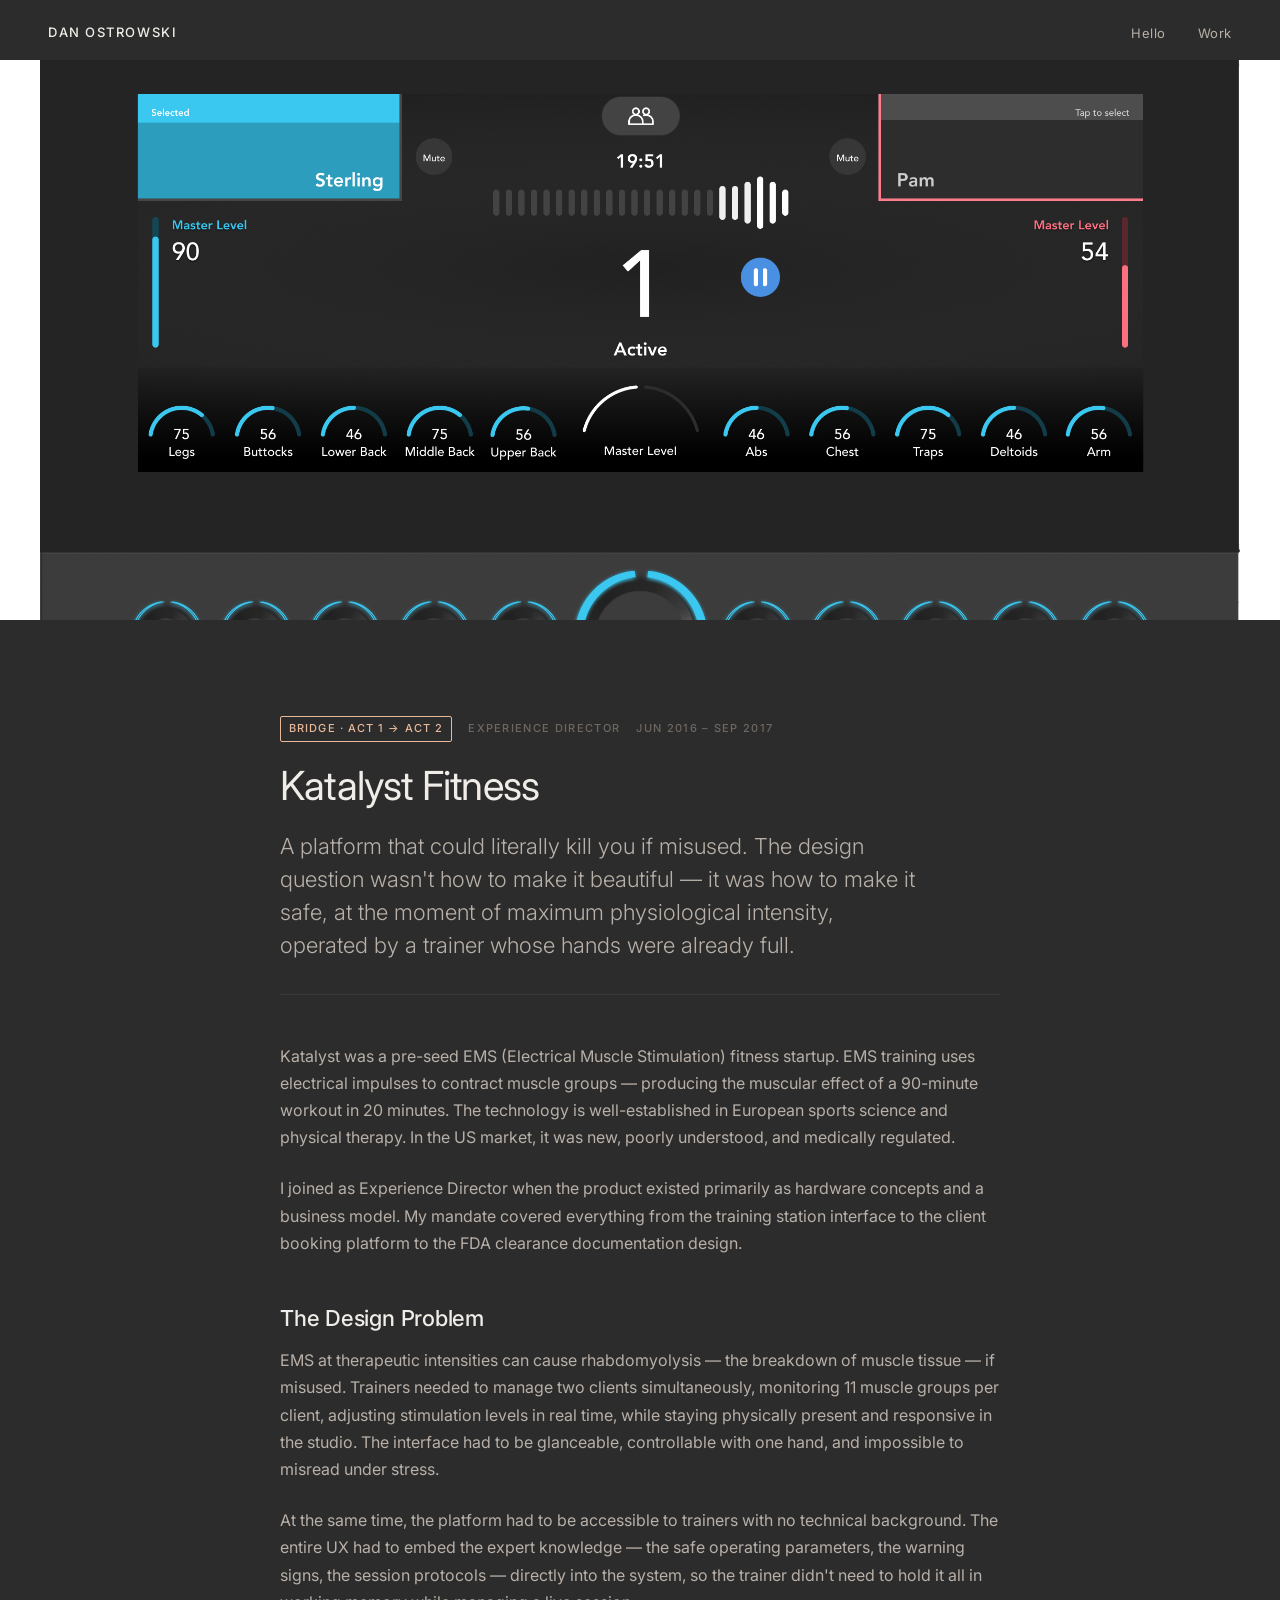
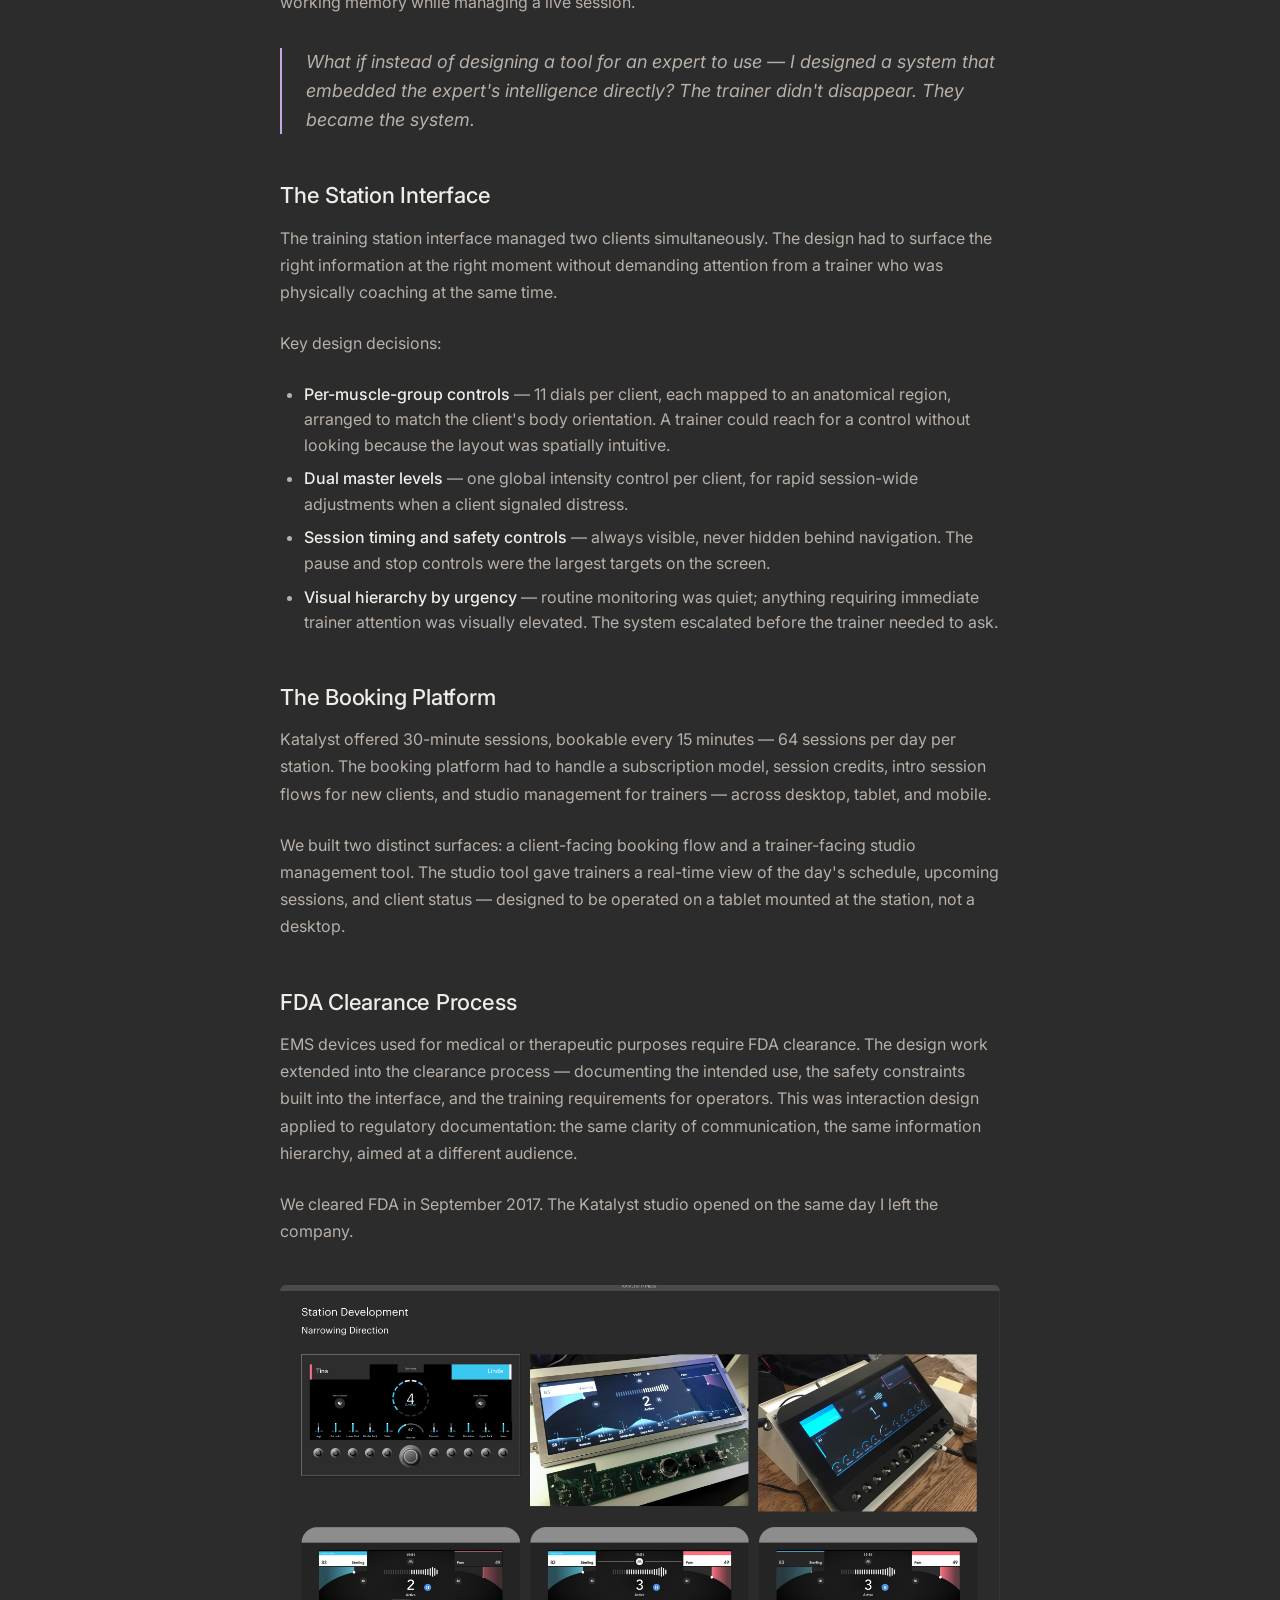
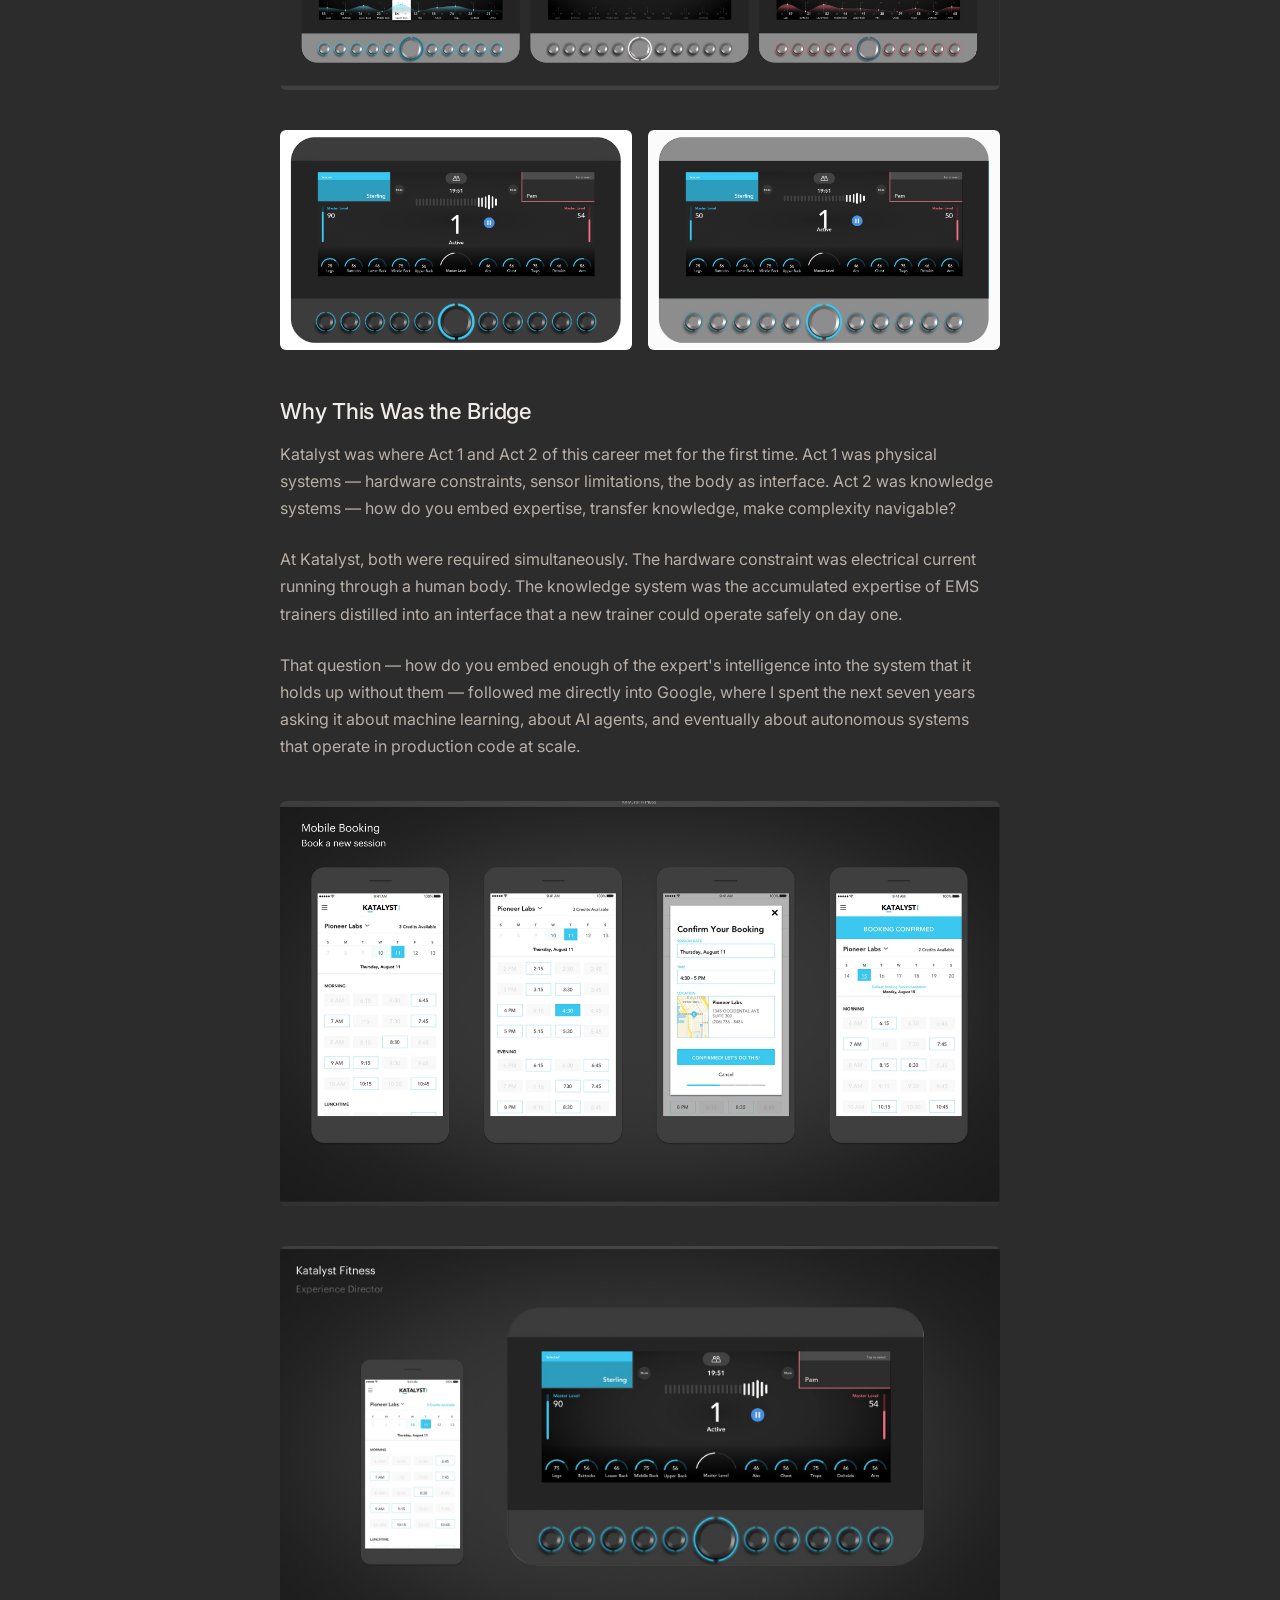
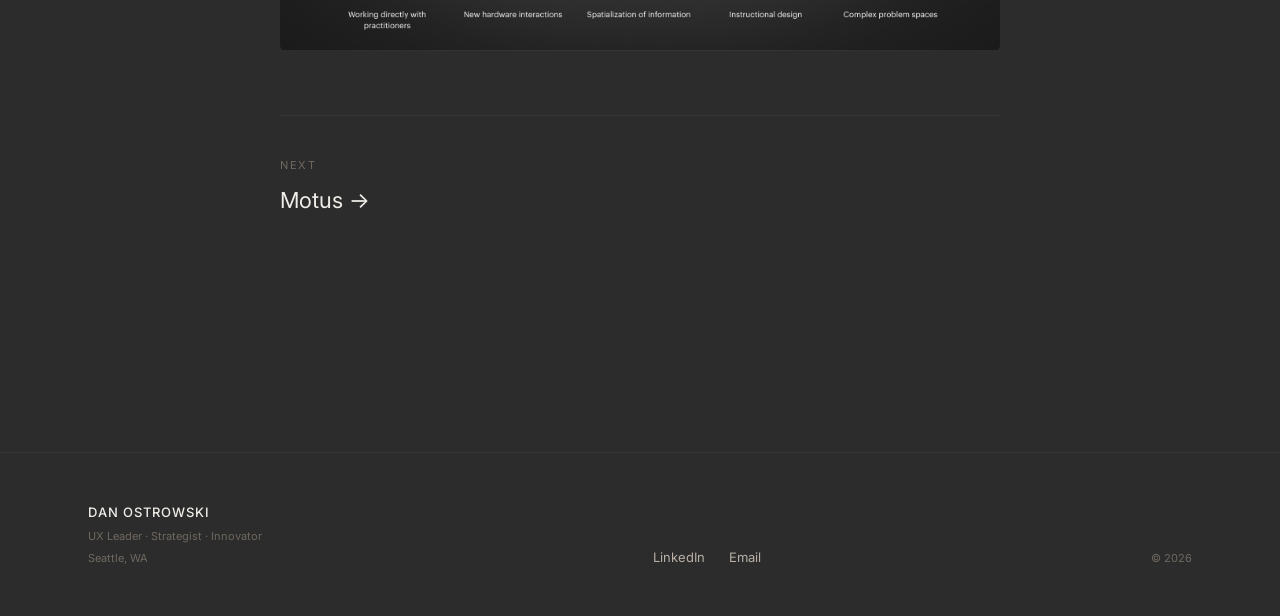
<file: cases/katalyst/index.html>
<!DOCTYPE html>
<html lang="en">
<head>
  <meta charset="UTF-8">
  <meta name="viewport" content="width=device-width, initial-scale=1.0">
  <title>Katalyst Fitness — Dan Ostrowski</title>
  <meta name="description" content="A platform that could literally kill you if misused. Embedding trainer expertise into a connected EMS system — FDA clearance included.">

  <link rel="preconnect" href="https://fonts.googleapis.com">
  <link rel="preconnect" href="https://fonts.gstatic.com" crossorigin>
  <link href="https://fonts.googleapis.com/css2?family=Inter:wght@300;400;500&family=JetBrains+Mono:wght@400;500&display=swap" rel="stylesheet">

  <link rel="stylesheet" href="/assets/css/global.css">
  <link rel="stylesheet" href="/assets/css/layout.css">
  <link rel="stylesheet" href="/assets/css/components.css">
  <link rel="stylesheet" href="/assets/css/case.css">

  <link rel="icon" type="image/svg+xml" href="/assets/images/favicon.svg">
</head>

<body class="case-body">

  <nav class="nav" role="navigation" aria-label="Main navigation">
    <a href="/" class="nav__logo">Dan Ostrowski</a>
    <ul class="nav__links" role="list">
      <li><a href="/hello/" class="nav__link">Hello</a></li>
      <li><a href="/work/" class="nav__link">Work</a></li>
    </ul>
    <button class="nav__toggle" aria-label="Open menu" aria-expanded="false">
      <span></span><span></span><span></span>
    </button>
  </nav>

  <div class="nav__overlay" role="dialog" aria-modal="true">
    <a href="/hello/" class="nav__link">Hello</a>
    <a href="/work/" class="nav__link">Work</a>
  </div>

  <div class="case-hero-wrap">
    <img
      src="/assets/images/katalyst/hero.jpg"
      alt="Katalyst EMS training station — active session interface"
      onerror="this.parentElement.classList.add('case-hero-wrap--placeholder'); this.outerHTML='<svg viewBox=\'0 0 24 24\' fill=\'none\' stroke=\'currentColor\' stroke-width=\'1\'><rect x=\'3\' y=\'3\' width=\'18\' height=\'18\' rx=\'2\'/></svg>'"
    >
  </div>

  <main>
    <div class="container case-content-wrap">
      <div class="case-main">

        <header class="case-header">
          <div class="case-header__eyebrow">
            <span class="act-tag act-tag--bridge">Bridge · Act 1 → Act 2</span>
            <span class="label">Experience Director</span>
            <span class="label">Jun 2016 – Sep 2017</span>
          </div>
          <h1 class="case-header__title">Katalyst Fitness</h1>
          <p class="case-header__hook">
            A platform that could literally kill you if misused. The design question wasn't how to make it beautiful — it was how to make it safe, at the moment of maximum physiological intensity, operated by a trainer whose hands were already full.
          </p>
        </header>

        <div class="prose">

          <p>
            Katalyst was a pre-seed EMS (Electrical Muscle Stimulation) fitness startup. EMS training uses electrical impulses to contract muscle groups — producing the muscular effect of a 90-minute workout in 20 minutes. The technology is well-established in European sports science and physical therapy. In the US market, it was new, poorly understood, and medically regulated.
          </p>

          <p>
            I joined as Experience Director when the product existed primarily as hardware concepts and a business model. My mandate covered everything from the training station interface to the client booking platform to the FDA clearance documentation design.
          </p>

          <h2>The Design Problem</h2>

          <p>
            EMS at therapeutic intensities can cause rhabdomyolysis — the breakdown of muscle tissue — if misused. Trainers needed to manage two clients simultaneously, monitoring 11 muscle groups per client, adjusting stimulation levels in real time, while staying physically present and responsive in the studio. The interface had to be glanceable, controllable with one hand, and impossible to misread under stress.
          </p>

          <p>
            At the same time, the platform had to be accessible to trainers with no technical background. The entire UX had to embed the expert knowledge — the safe operating parameters, the warning signs, the session protocols — directly into the system, so the trainer didn't need to hold it all in working memory while managing a live session.
          </p>

          <blockquote>
            What if instead of designing a tool for an expert to use — I designed a system that embedded the expert's intelligence directly? The trainer didn't disappear. They became the system.
          </blockquote>

          <h2>The Station Interface</h2>

          <p>
            The training station interface managed two clients simultaneously. The design had to surface the right information at the right moment without demanding attention from a trainer who was physically coaching at the same time.
          </p>

          <p>
            Key design decisions:
          </p>

          <ul>
            <li><strong>Per-muscle-group controls</strong> — 11 dials per client, each mapped to an anatomical region, arranged to match the client's body orientation. A trainer could reach for a control without looking because the layout was spatially intuitive.</li>
            <li><strong>Dual master levels</strong> — one global intensity control per client, for rapid session-wide adjustments when a client signaled distress.</li>
            <li><strong>Session timing and safety controls</strong> — always visible, never hidden behind navigation. The pause and stop controls were the largest targets on the screen.</li>
            <li><strong>Visual hierarchy by urgency</strong> — routine monitoring was quiet; anything requiring immediate trainer attention was visually elevated. The system escalated before the trainer needed to ask.</li>
          </ul>

          <h2>The Booking Platform</h2>

          <p>
            Katalyst offered 30-minute sessions, bookable every 15 minutes — 64 sessions per day per station. The booking platform had to handle a subscription model, session credits, intro session flows for new clients, and studio management for trainers — across desktop, tablet, and mobile.
          </p>

          <p>
            We built two distinct surfaces: a client-facing booking flow and a trainer-facing studio management tool. The studio tool gave trainers a real-time view of the day's schedule, upcoming sessions, and client status — designed to be operated on a tablet mounted at the station, not a desktop.
          </p>

          <h2>FDA Clearance Process</h2>

          <p>
            EMS devices used for medical or therapeutic purposes require FDA clearance. The design work extended into the clearance process — documenting the intended use, the safety constraints built into the interface, and the training requirements for operators. This was interaction design applied to regulatory documentation: the same clarity of communication, the same information hierarchy, aimed at a different audience.
          </p>

          <p>
            We cleared FDA in September 2017. The Katalyst studio opened on the same day I left the company.
          </p>

        </div>

        <div class="image-grid image-grid--single">
          <div class="image-grid__item" style="aspect-ratio:16/9;">
            <img src="/assets/images/katalyst/station-dev.jpg"
                 alt="Katalyst station — design development showing UI evolution alongside physical hardware"
                 loading="lazy"
                 onerror="this.parentElement.style.background='var(--bg-overlay)'">
          </div>
        </div>
        <div class="image-grid">
          <div class="image-grid__item">
            <img src="/assets/images/katalyst/station-simple.jpg"
                 alt="Katalyst training station — idle state"
                 loading="lazy"
                 onerror="this.parentElement.style.background='var(--bg-overlay)'">
          </div>
          <div class="image-grid__item">
            <img src="/assets/images/katalyst/station-active.jpg"
                 alt="Katalyst training station — active dual-client session"
                 loading="lazy"
                 onerror="this.parentElement.style.background='var(--bg-overlay)'">
          </div>
        </div>

        <div class="prose">

          <h2>Why This Was the Bridge</h2>

          <p>
            Katalyst was where Act 1 and Act 2 of this career met for the first time. Act 1 was physical systems — hardware constraints, sensor limitations, the body as interface. Act 2 was knowledge systems — how do you embed expertise, transfer knowledge, make complexity navigable?
          </p>

          <p>
            At Katalyst, both were required simultaneously. The hardware constraint was electrical current running through a human body. The knowledge system was the accumulated expertise of EMS trainers distilled into an interface that a new trainer could operate safely on day one.
          </p>

          <p>
            That question — how do you embed enough of the expert's intelligence into the system that it holds up without them — followed me directly into Google, where I spent the next seven years asking it about machine learning, about AI agents, and eventually about autonomous systems that operate in production code at scale.
          </p>

        </div>

        <div class="image-grid image-grid--single">
          <div class="image-grid__item" style="aspect-ratio:16/9;">
            <img src="/assets/images/katalyst/booking-mobile.jpg"
                 alt="Katalyst booking — mobile session booking flow"
                 loading="lazy"
                 onerror="this.parentElement.style.background='var(--bg-overlay)'">
          </div>
        </div>
        <div class="image-grid image-grid--single">
          <div class="image-grid__item" style="aspect-ratio:16/9;">
            <img src="/assets/images/katalyst/booking-schedule.jpg"
                 alt="Katalyst booking — desktop schedule with station interface"
                 loading="lazy"
                 onerror="this.parentElement.style.background='var(--bg-overlay)'">
          </div>
        </div>

        <a href="/cases/motus/" class="next-project">
          <div>
            <p class="next-project__label">Next</p>
            <p class="next-project__title">Motus →</p>
          </div>
          
        </a>

      </div>
    </div>
  </main>

  <footer class="footer">
    <div class="container">
      <div class="footer__inner">
        <div>
          <p class="footer__name">Dan Ostrowski</p>
          <p class="footer__title">UX Leader · Strategist · Innovator</p>
          <p class="footer__location">Seattle, WA</p>
        </div>
        <nav class="footer__links" aria-label="Footer navigation">
          <a href="https://www.linkedin.com/in/danostrowski" class="footer__link" target="_blank" rel="noopener">LinkedIn</a>
          <a href="mailto:dan@danostrowski.com" class="footer__link">Email</a>
        </nav>
        <p class="footer__copy">© 2026</p>
      </div>
    </div>
  </footer>

  <script src="/assets/js/nav.js"></script>

</body>
</html>
</file>
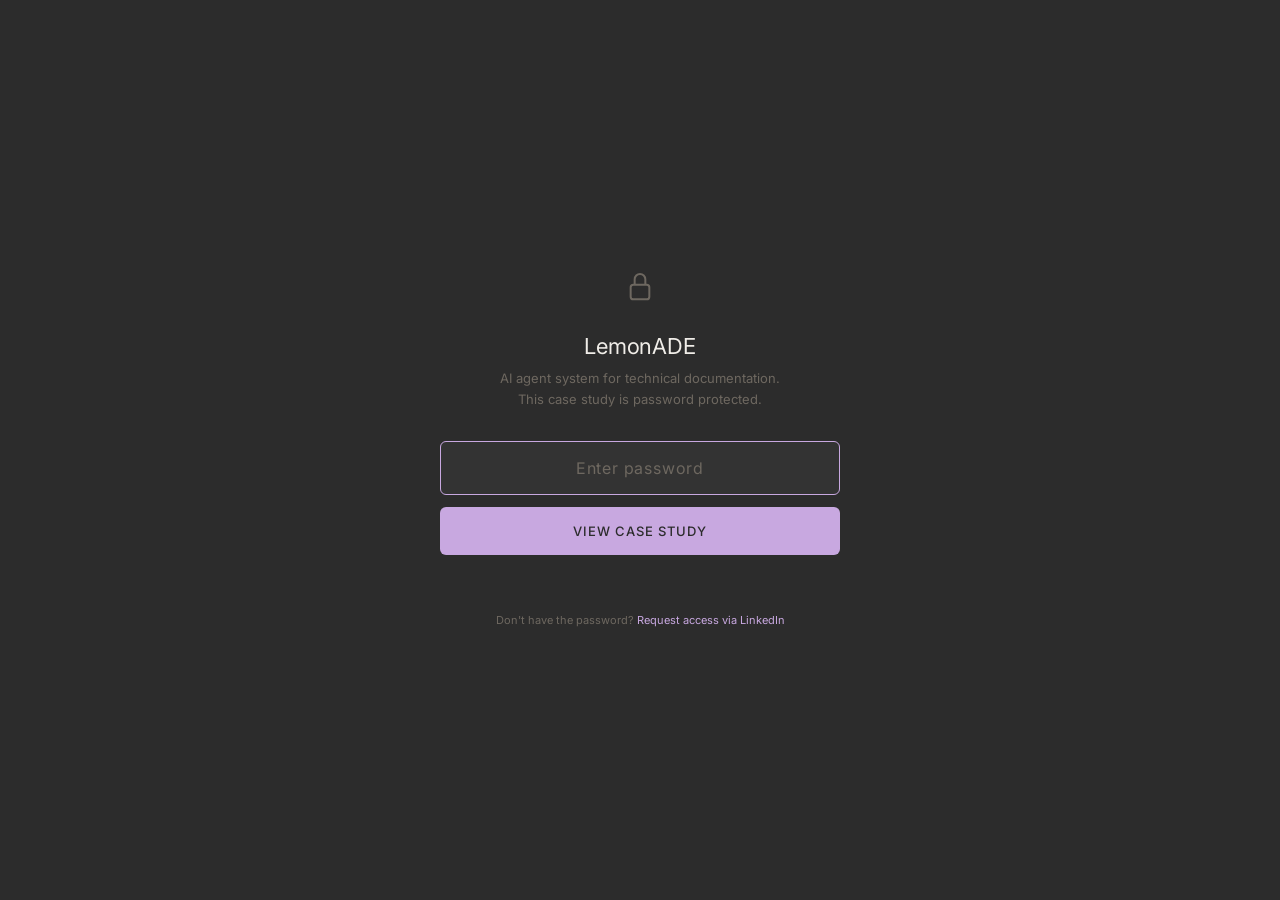
<file: cases/lemonade/index.html>
<!DOCTYPE html>
<html lang="en">
<head>
  <meta charset="UTF-8">
  <meta name="viewport" content="width=device-width, initial-scale=1.0">
  <title>LemonADE — Dan Ostrowski</title>
  <meta name="description" content="15+ AI agents automating technical documentation across the full SDLC. The harder design problem wasn't the automation — it was the interaction model.">

  <link rel="preconnect" href="https://fonts.googleapis.com">
  <link rel="preconnect" href="https://fonts.gstatic.com" crossorigin>
  <link href="https://fonts.googleapis.com/css2?family=Inter:wght@300;400;500&family=JetBrains+Mono:wght@400;500&display=swap" rel="stylesheet">

  <link rel="stylesheet" href="/assets/css/global.css">
  <link rel="stylesheet" href="/assets/css/layout.css">
  <link rel="stylesheet" href="/assets/css/components.css">
  <link rel="stylesheet" href="/assets/css/case.css">

  <link rel="icon" type="image/svg+xml" href="/assets/images/favicon.svg">
</head>

<body class="case-body">

  <nav class="nav" role="navigation" aria-label="Main navigation">
    <a href="/" class="nav__logo">Dan Ostrowski</a>
    <ul class="nav__links" role="list">
      <li><a href="/hello/" class="nav__link">Hello</a></li>
      <li><a href="/work/" class="nav__link">Work</a></li>
    </ul>
    <button class="nav__toggle" aria-label="Open menu" aria-expanded="false">
      <span></span><span></span><span></span>
    </button>
  </nav>

  <div class="nav__overlay" role="dialog" aria-modal="true">
    <a href="/hello/" class="nav__link">Hello</a>
    <a href="/work/" class="nav__link">Work</a>
  </div>

  <!-- ── Password Gate ─────────────────────────────────────── -->
  <div id="password-gate" class="password-gate">
    <div class="password-gate__inner">
      <svg class="password-gate__lock" viewBox="0 0 24 24" fill="none" stroke="currentColor" stroke-width="1.5" aria-hidden="true">
        <rect x="5" y="11" width="14" height="11" rx="2"/>
        <path d="M8 11V7a4 4 0 018 0v4"/>
      </svg>
      <h1 class="password-gate__title">LemonADE</h1>
      <p class="password-gate__subtitle">
        AI agent system for technical documentation.<br>
        This case study is password protected.
      </p>
      <form id="password-form" class="password-gate__form" novalidate>
        <input
          id="password-input"
          type="password"
          class="password-gate__input"
          placeholder="Enter password"
          autocomplete="current-password"
          autofocus
        >
        <button id="password-submit" type="submit" class="password-gate__submit">
          View Case Study
        </button>
        <p id="password-error" class="password-gate__error" aria-live="polite"></p>
      </form>
      <p class="password-gate__request">
        Don't have the password?
        <a href="https://www.linkedin.com/in/danostrowski" target="_blank" rel="noopener">Request access via LinkedIn</a>
      </p>
    </div>
  </div>

  <!-- ── Protected Content ─────────────────────────────────── -->
  <div id="case-content" hidden>

  <div class="case-hero-wrap">
    <img
      src="/assets/images/lemonade/hero.jpg"
      alt="LemonADE — AI assistance across the software development lifecycle"
      onerror="this.parentElement.classList.add('case-hero-wrap--placeholder'); this.outerHTML='<svg viewBox=\'0 0 24 24\' fill=\'none\' stroke=\'currentColor\' stroke-width=\'1\'><rect x=\'3\' y=\'3\' width=\'18\' height=\'18\' rx=\'2\'/></svg>'"
    >
  </div>

  <main>
    <div class="container case-content-wrap">
      <div class="case-main">

        <header class="case-header">
          <div class="case-header__eyebrow">
            <span class="act-tag act-tag--3">Act 3 · AI Systems</span>
            <span class="label">UX Strategy Lead</span>
            <span class="label">Jun 2025 – Present</span>
          </div>
          <h1 class="case-header__title">LemonADE</h1>
          <p class="case-header__hook">
            Documentation was Google's largest source of technical debt — always written by humans, always lagging behind deployed code. LemonADE deployed 15+ AI agents to close that gap. The harder design problem wasn't the automation. It was the interaction model.
          </p>
        </header>

        <div class="prose">

          <p>
            Technical documentation has a structural problem. It's written by humans at a moment in time, but code is a living system. Every deploy, every refactor, every API change creates a gap between what the documentation says and what the system does. At Google's scale — millions of lines of code, thousands of engineers — that gap is not a nuisance. It's a major source of engineering friction, onboarding failure, and production incidents.
          </p>

          <p>
            LemonADE was a suite of AI agents designed to eliminate that gap by automating the creation, maintenance, and discovery of technical documentation across the full software development lifecycle.
          </p>

          <h2>The System</h2>

          <p>
            The project deployed 15+ specialized agents, each responsible for a specific documentation task at a specific point in the SDLC:
          </p>

          <ul>
            <li><strong>Inception & Planning</strong> — agents that generated project briefs, design docs, and API contracts from code and requirements</li>
            <li><strong>Development</strong> — inline documentation agents, code comment generators, and change log writers operating inside the Cider IDE</li>
            <li><strong>Testing</strong> — agents that maintained test documentation and coverage reports in sync with the test suite</li>
            <li><strong>Release & Deployment</strong> — release note generators, migration guides, and deprecation notices triggered by deployment events</li>
            <li><strong>Monitoring & Maintenance</strong> — agents that detected documentation drift, flagged stale content, and proposed updates when the underlying code changed</li>
          </ul>

          <p>
            I owned the horizontal UX strategy across all agents — the interaction model that unified them into a coherent experience rather than 15 separate tools.
          </p>

          <h2>The Real Design Problem</h2>

          <p>
            The automation was solvable. The engineering team could generate documentation. The harder question was: how do you design the interaction between a developer and an AI agent when the developer has fundamentally different preferences about how much control they want?
          </p>

          <p>
            Some developers want to review every line the agent produces before it lands in the codebase. Others want the agent to operate autonomously and only surface work for approval at the end. Most are somewhere in between, and their preference varies by task — they might want full control over API documentation but be happy to fully delegate comment generation.
          </p>

          <blockquote>
            The interaction model I designed: a call-and-response framework that adapted to individual developer preferences — from step-by-step co-creation to full artifact review, with every point on the spectrum explicitly supported.
          </blockquote>

          <h2>The Interaction Model</h2>

          <p>
            The model had two poles and a continuous spectrum between them:
          </p>

          <ul>
            <li><strong>Co-creation mode</strong> — the agent surfaces a proposal at each step, waits for developer input, and incorporates feedback before proceeding. High control, high engagement, appropriate for high-stakes documentation.</li>
            <li><strong>Artifact review mode</strong> — the agent works autonomously and surfaces the complete output for a single review-and-approve interaction. Low friction, appropriate for routine maintenance tasks.</li>
          </ul>

          <p>
            Between these, the framework supported any combination: agents could be set to interrupt at specific decision points, surface confidence scores that triggered manual review when below a threshold, or operate in background and batch their outputs for periodic review.
          </p>

          <p>
            The key design principle: the developer should never be surprised by what the agent did. Every autonomous action should be legible in retrospect, and every agent decision point should be explicit rather than hidden.
          </p>

          <h2>The IDE Integration</h2>

          <p>
            The primary surface was Google's Cider IDE — the internal development environment used by the majority of Google engineers. LemonADE agents surfaced inside Cider via the Cider Agent framework, alongside Google Coder and Jetski.
          </p>

          <p>
            I designed the agent interaction patterns for the IDE context specifically — where the developer is heads-down in code, interruptions are costly, and the visual real estate for agent communication is extremely limited. The same call-and-response framework had to work in a sidebar panel without disrupting the primary coding workflow.
          </p>

        </div>

        <div class="image-grid image-grid--single">
          <div class="image-grid__item" style="aspect-ratio:16/9;">
            <img src="/assets/images/lemonade/hero.jpg"
                 alt="LemonADE — AI assistance across the software development lifecycle"
                 loading="lazy"
                 onerror="this.parentElement.style.background='var(--bg-overlay)'">
          </div>
        </div>
        <div class="image-grid">
          <div class="image-grid__item">
            <img src="/assets/images/lemonade/cider.jpg"
                 alt="LemonADE — Cider IDE agent interaction"
                 loading="lazy"
                 onerror="this.parentElement.style.background='var(--bg-overlay)'">
          </div>
          <div class="image-grid__item">
            <img src="/assets/images/lemonade/coauthor.jpg"
                 alt="LemonADE — document co-authoring interface"
                 loading="lazy"
                 onerror="this.parentElement.style.background='var(--bg-overlay)'">
          </div>
        </div>

        <div class="prose">

          <h2>Platform Adoption</h2>

          <p>
            I designed and personally shipped the internal LemonADE documentation site. The prompt and tool architecture I developed was subsequently incorporated into multiple Google AI support libraries — a signal of platform-level adoption that typically indicates a design pattern has proven durable enough to generalize.
          </p>

          <h2>Why This Was the Bridge to Act 3</h2>

          <p>
            LemonADE was where I moved from designing systems that help humans understand AI, to designing systems that are themselves autonomous agents operating in production environments. That's a categorical shift — not just in technical complexity, but in the design responsibility.
          </p>

          <p>
            When an AI agent generates documentation that gets committed to a codebase used by thousands of engineers, the designer is responsible for whether the output is trustworthy, legible, and correctable. The same question I've been asking since a Boeing flight deck in 2009 — when the system fails, can the human take back control? — becomes acutely relevant when the system is operating without human intervention in a production engineering environment.
          </p>

        </div>

        <a href="/cases/prompt-city/" class="next-project">
          <div>
            <p class="next-project__label">Next</p>
            <p class="next-project__title">Prompt City →</p>
          </div>
          
        </a>

      </div>
    </div>
  </main>

  <footer class="footer">
    <div class="container">
      <div class="footer__inner">
        <div>
          <p class="footer__name">Dan Ostrowski</p>
          <p class="footer__title">UX Leader · Strategist · Innovator</p>
          <p class="footer__location">Seattle, WA</p>
        </div>
        <nav class="footer__links" aria-label="Footer navigation">
          <a href="https://www.linkedin.com/in/danostrowski" class="footer__link" target="_blank" rel="noopener">LinkedIn</a>
          <a href="mailto:dan@danostrowski.com" class="footer__link">Email</a>
        </nav>
        <p class="footer__copy">© 2026</p>
      </div>
    </div>
  </footer>

  </div><!-- end case-content -->

  <script src="/assets/js/nav.js"></script>
  <script src="/assets/js/password.js"></script>

</body>
</html>
</file>
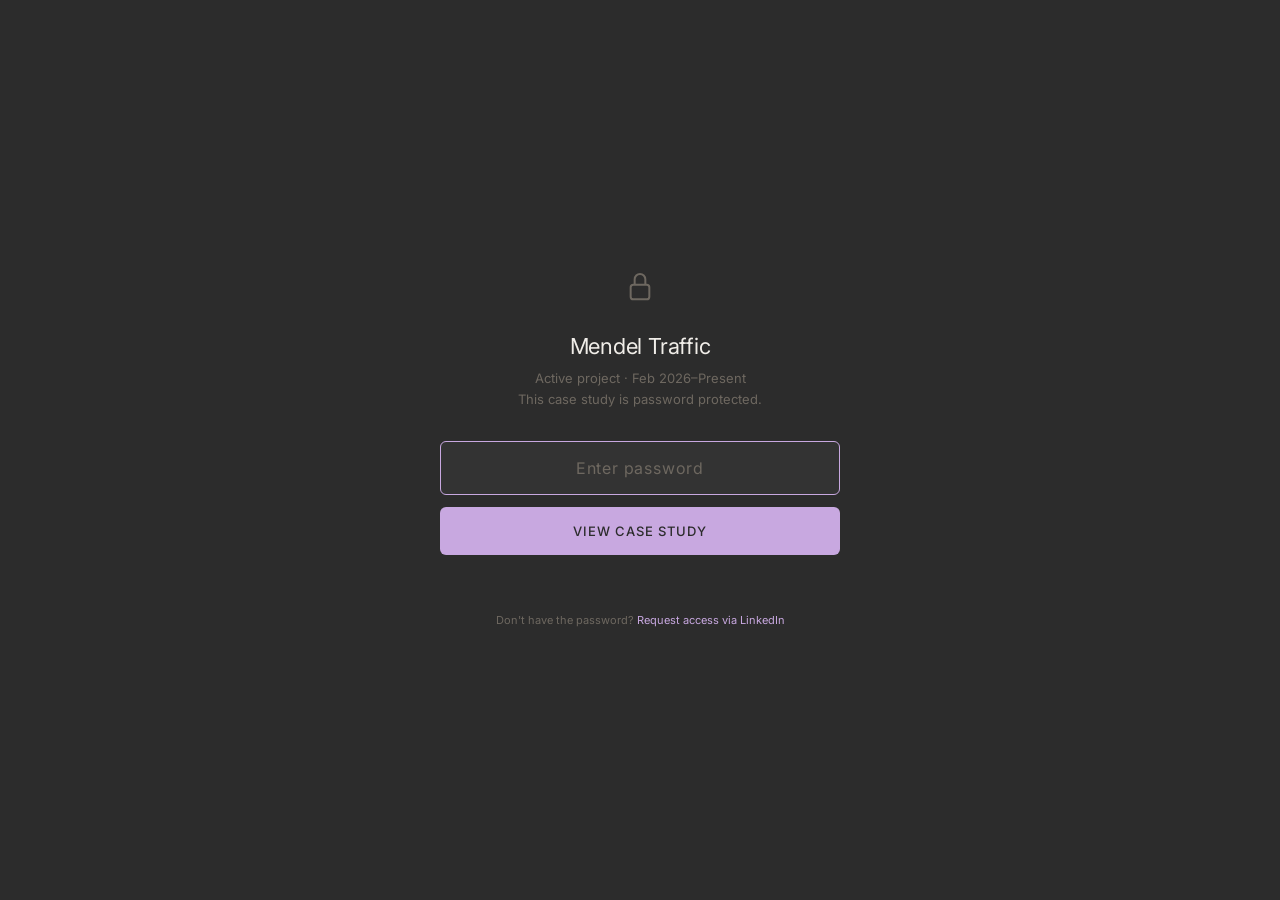
<file: cases/mendel/index.html>
<!DOCTYPE html>
<html lang="en">
<head>
  <meta charset="UTF-8">
  <meta name="viewport" content="width=device-width, initial-scale=1.0">
  <title>Mendel Traffic — Dan Ostrowski</title>
  <meta name="description" content="Progressive AI autonomy in experiment authorship — the Boeing problem applied to developer tooling at Google scale.">

  <link rel="preconnect" href="https://fonts.googleapis.com">
  <link rel="preconnect" href="https://fonts.gstatic.com" crossorigin>
  <link href="https://fonts.googleapis.com/css2?family=Inter:wght@300;400;500&family=JetBrains+Mono:wght@400;500&display=swap" rel="stylesheet">

  <link rel="stylesheet" href="/assets/css/global.css">
  <link rel="stylesheet" href="/assets/css/layout.css">
  <link rel="stylesheet" href="/assets/css/components.css">
  <link rel="stylesheet" href="/assets/css/case.css">

  <link rel="icon" type="image/svg+xml" href="/assets/images/favicon.svg">
</head>

<body class="case-body">

  <nav class="nav" role="navigation" aria-label="Main navigation">
    <a href="/" class="nav__logo">Dan Ostrowski</a>
    <ul class="nav__links" role="list">
      <li><a href="/hello/" class="nav__link">Hello</a></li>
      <li><a href="/work/" class="nav__link">Work</a></li>
    </ul>
    <button class="nav__toggle" aria-label="Open menu" aria-expanded="false">
      <span></span><span></span><span></span>
    </button>
  </nav>

  <div class="nav__overlay" role="dialog" aria-modal="true">
    <a href="/hello/" class="nav__link">Hello</a>
    <a href="/work/" class="nav__link">Work</a>
  </div>

  <!-- ── Password Gate ─────────────────────────────────────── -->
  <div id="password-gate" class="password-gate">
    <div class="password-gate__inner">
      <svg class="password-gate__lock" viewBox="0 0 24 24" fill="none" stroke="currentColor" stroke-width="1.5" aria-hidden="true">
        <rect x="5" y="11" width="14" height="11" rx="2"/>
        <path d="M8 11V7a4 4 0 018 0v4"/>
      </svg>
      <h1 class="password-gate__title">Mendel Traffic</h1>
      <p class="password-gate__subtitle">
        Active project · Feb 2026–Present<br>
        This case study is password protected.
      </p>
      <form id="password-form" class="password-gate__form" novalidate>
        <input
          id="password-input"
          type="password"
          class="password-gate__input"
          placeholder="Enter password"
          autocomplete="current-password"
          autofocus
        >
        <button id="password-submit" type="submit" class="password-gate__submit">
          View Case Study
        </button>
        <p id="password-error" class="password-gate__error" aria-live="polite"></p>
      </form>
      <p class="password-gate__request">
        Don't have the password?
        <a href="https://www.linkedin.com/in/danostrowski" target="_blank" rel="noopener">Request access via LinkedIn</a>
      </p>
    </div>
  </div>

  <!-- ── Protected Content ─────────────────────────────────── -->
  <div id="case-content" hidden>

    <div class="case-hero-wrap case-hero-wrap--placeholder">
      <svg viewBox="0 0 24 24" fill="none" stroke="currentColor" stroke-width="1">
        <path d="M12 3v18M3 12h18"/><circle cx="12" cy="12" r="4"/>
      </svg>
    </div>

    <main>
      <div class="container case-content-wrap">
        <div class="case-main">

          <header class="case-header">
            <div class="case-header__eyebrow">
              <span class="act-tag act-tag--3">Act 3 · AI Systems</span>
              <span class="label">UX Lead · Active Project</span>
              <span class="label">Feb 2026 – Present</span>
            </div>
            <h1 class="case-header__title">Mendel Traffic</h1>
            <p class="case-header__hook">
              The Boeing problem, restated for AI-augmented developer tooling: when an autonomous agent is managing a production experiment, how do you design the moment it hands control back to the engineer?
            </p>
          </header>

          <div class="prose">

            <p>
              Mendel Traffic is Google's experiment management platform — used by hundreds of thousands of engineers to deploy, monitor, and ramp feature experiments across Google's production infrastructure. The platform is over 15 years old. I joined as UX lead to modernize it, with a specific focus on reducing stage ramp delays by surfacing the right data at the right decision point.
            </p>

            <p>
              The work quickly became about something larger: how do you introduce progressive AI autonomy into a system that engineers have trusted with production traffic for 15 years?
            </p>

            <h2>The Problem</h2>

            <p>
              Experiment onboarding in Mendel was slow. Engineers had to manually configure GCL flags — a technical debt artifact from the platform's early architecture — before they could begin ramping an experiment. For greenfield users, this was a significant barrier. For experienced users, it was a ritual that added no value.
            </p>

            <p>
              Beyond onboarding, the experiment monitoring workflow was fragmented. Traffic data lived in Mendel. Insights data lived in a separate product. Engineers had to context-switch between surfaces to answer basic questions about their experiment's health — questions they often didn't know to ask until something had already gone wrong.
            </p>

            <h2>The Redesign</h2>

            <p>
              I drove end-to-end redesign of the experiment onboarding flow, eliminating mandatory GCL flag configuration through automation. What had been a manual prerequisite became a background process — the system detected the experiment context and configured the flags automatically.
            </p>

            <p>
              I also bridged the historically siloed Traffic and Insights products by integrating live insights data directly into the traffic workflow. Engineers could now see the data that mattered — metric movements, anomaly signals, peer experiment comparisons — without leaving the context where they were making decisions.
            </p>

            <p>
              The insight driving this integration came from an unusual source: synthesizing thousands of existing UXR studies using NotebookLLM alongside quant UX researchers. The finding wasn't that engineers lacked data. It was that they encountered data too late — after a decision point had already passed — and in a separate context from where the decision was being made.
            </p>

            <h2>Progressive AI Autonomy</h2>

            <p>
              The most significant design work in Mendel is the conceptual framework for progressive AI autonomy in experiment authorship. This is where the Boeing question becomes the central design problem.
            </p>

            <p>
              The framework defines four stages of AI involvement in experiment management, each with explicit UI mechanisms for the engineer to control the handoff:
            </p>

            <ul>
              <li><strong>Stage 1 — IDE-level recognition</strong>: The AI detects a code change that suggests a new experiment opportunity and surfaces a proactive rollout prompt. The engineer is in full control. The AI is advisory only.</li>
              <li><strong>Stage 2 — Guided authorship</strong>: The AI assists with experiment configuration, flag setup, and hypothesis documentation. Co-creation mode. The engineer approves every material decision.</li>
              <li><strong>Stage 3 — Monitored autonomy</strong>: The AI monitors the running experiment, surfaces anomalies, and recommends ramp decisions. The engineer reviews and approves recommendations before they execute.</li>
              <li><strong>Stage 4 — Delegated operation</strong>: The AI manages routine ramp stages autonomously, surfaces only the decisions that exceed a configurable confidence threshold, and maintains a complete audit trail of every autonomous action.</li>
            </ul>

            <p>
              Each stage is opt-in. Engineers can set their autonomy level per experiment, per metric type, or globally. The system never advances to a higher autonomy stage without explicit permission.
            </p>

            <blockquote>
              The question I've been designing around since a Boeing flight deck in 2009: when the system is operating autonomously and something unexpected happens, can the engineer take back control — and do they have the information they need to do it correctly?
            </blockquote>

            <h2>The Handoff Mechanism</h2>

            <p>
              The handoff from AI to human is the hardest design problem in the system. When an autonomous agent surfaces a decision for human review, several things have to be true simultaneously:
            </p>

            <ul>
              <li>The engineer must understand what the agent was doing and why it stopped</li>
              <li>The agent must surface the conflicting signals that triggered the escalation — not just its recommendation, but the uncertainty behind it</li>
              <li>The engineer must be able to make a decision quickly without needing to reconstruct the full experiment context from scratch</li>
              <li>If the engineer overrides the agent, the system must incorporate that correction into future autonomous decisions</li>
            </ul>

            <p>
              This is the conflicting signal hierarchies pattern from the PAIR Guidebook, implemented at the level of a production engineering workflow. The agent doesn't silently resolve uncertainty and present a clean recommendation. It surfaces the disagreement between signals — the metric that says ramp, the anomaly that says wait — and gives the engineer the information they need to form their own judgment.
            </p>

            <h2>Status</h2>

            <p>
              Active project. Feb 2026–Present. Details available on request.
            </p>

          </div>

          <a href="/work/" class="next-project">
            <div>
              <p class="next-project__label">All Projects</p>
              <p class="next-project__title">Back to Work →</p>
            </div>
            <span class="next-project__arrow" aria-hidden="true">→</span>
          </a>

        </div>
      </div>
    </main>

    <footer class="footer">
      <div class="container">
        <div class="footer__inner">
          <div>
            <p class="footer__name">Dan Ostrowski</p>
            <p class="footer__title">UX Leader · Strategist · Innovator</p>
            <p class="footer__location">Seattle, WA</p>
          </div>
          <nav class="footer__links" aria-label="Footer navigation">
            <a href="https://www.linkedin.com/in/danostrowski" class="footer__link" target="_blank" rel="noopener">LinkedIn</a>
            <a href="mailto:dan@danostrowski.com" class="footer__link">Email</a>
          </nav>
          <p class="footer__copy">© 2026</p>
        </div>
      </div>
    </footer>

  </div><!-- end case-content -->

  <script src="/assets/js/nav.js"></script>
  <script src="/assets/js/password.js"></script>

</body>
</html>
</file>
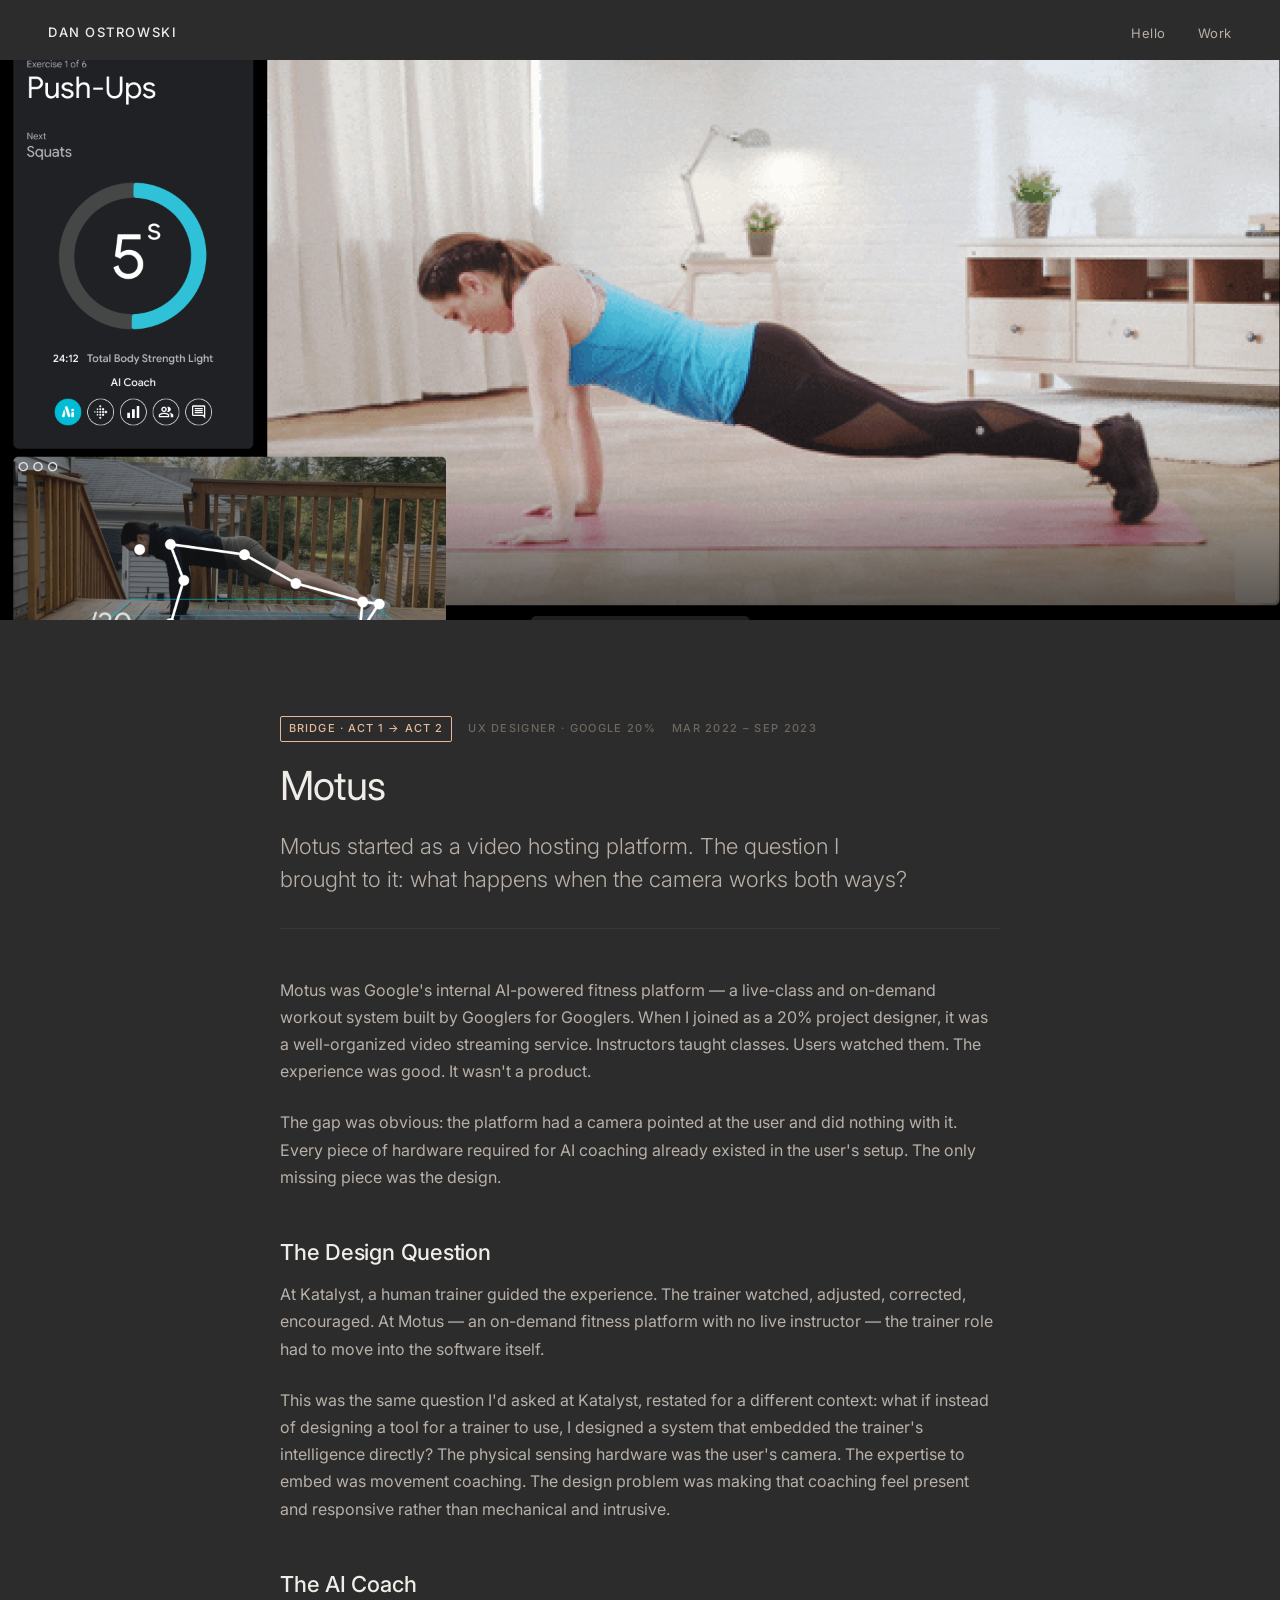
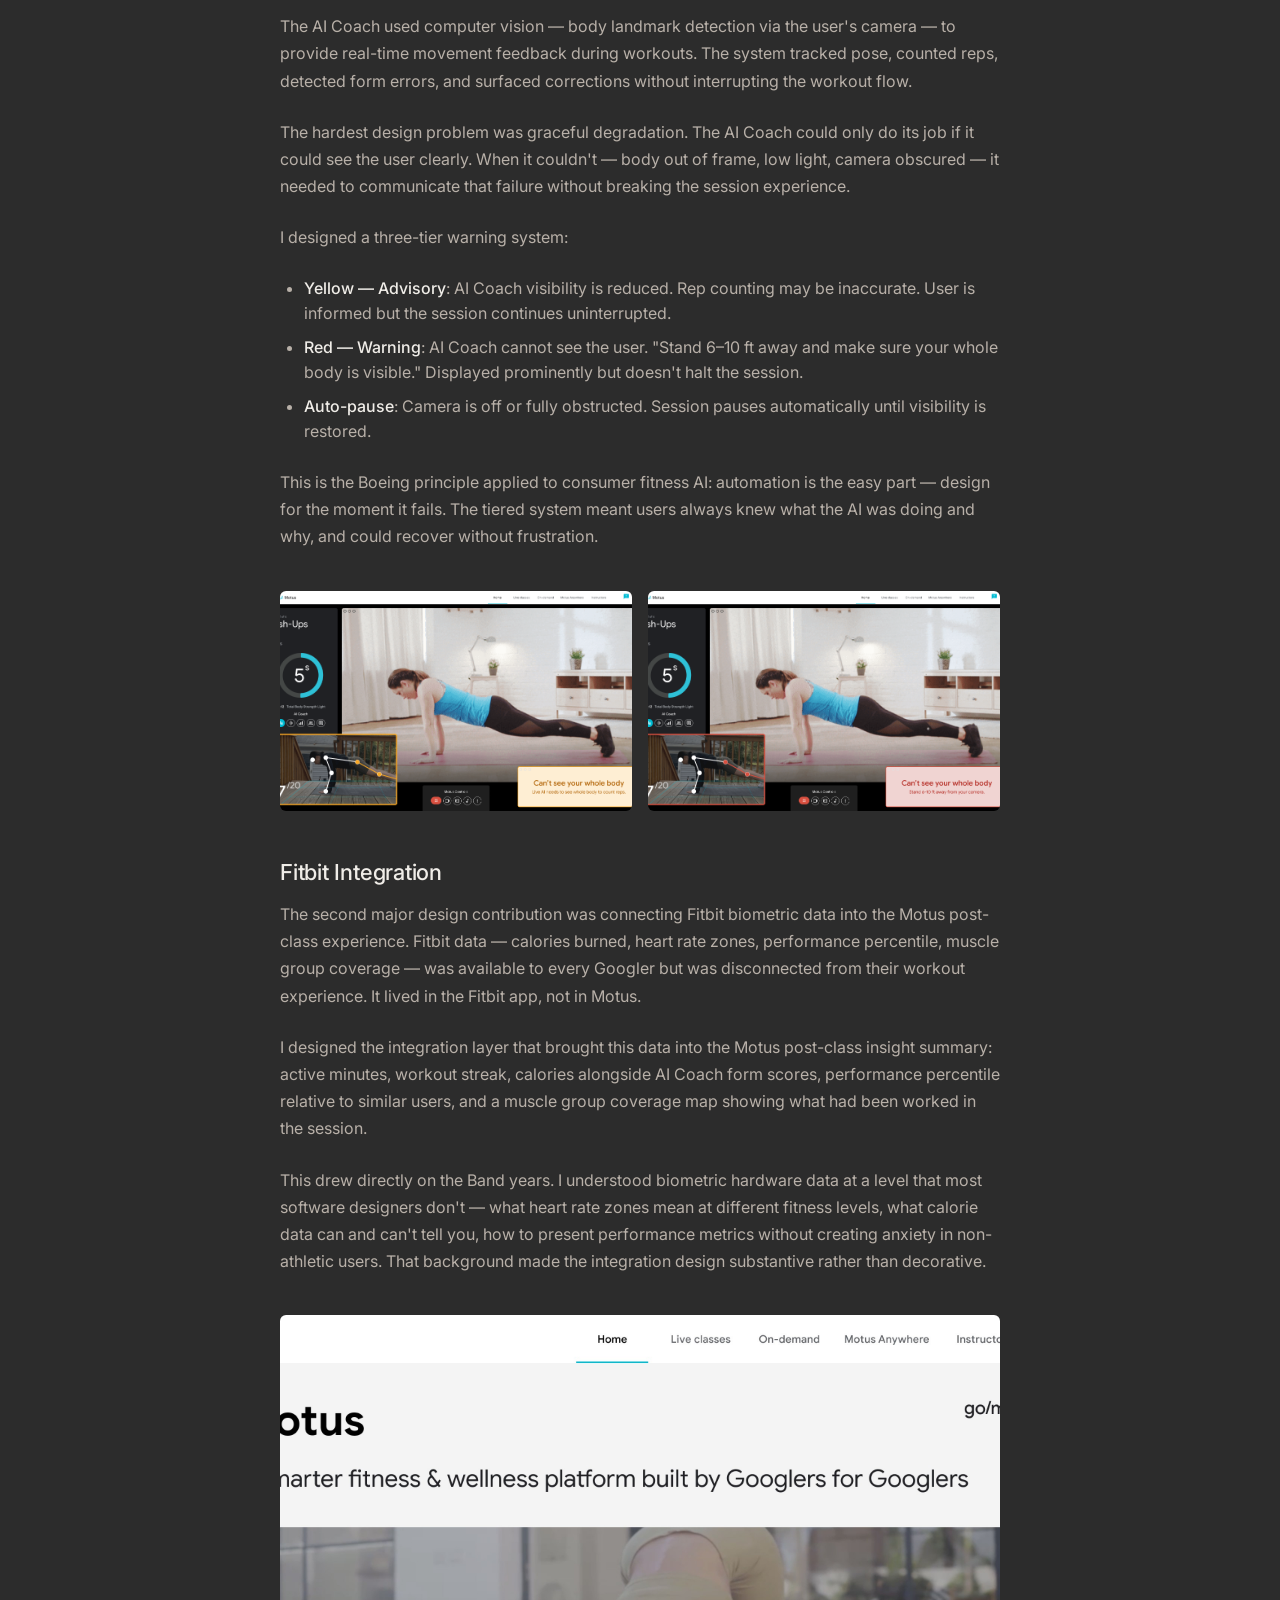
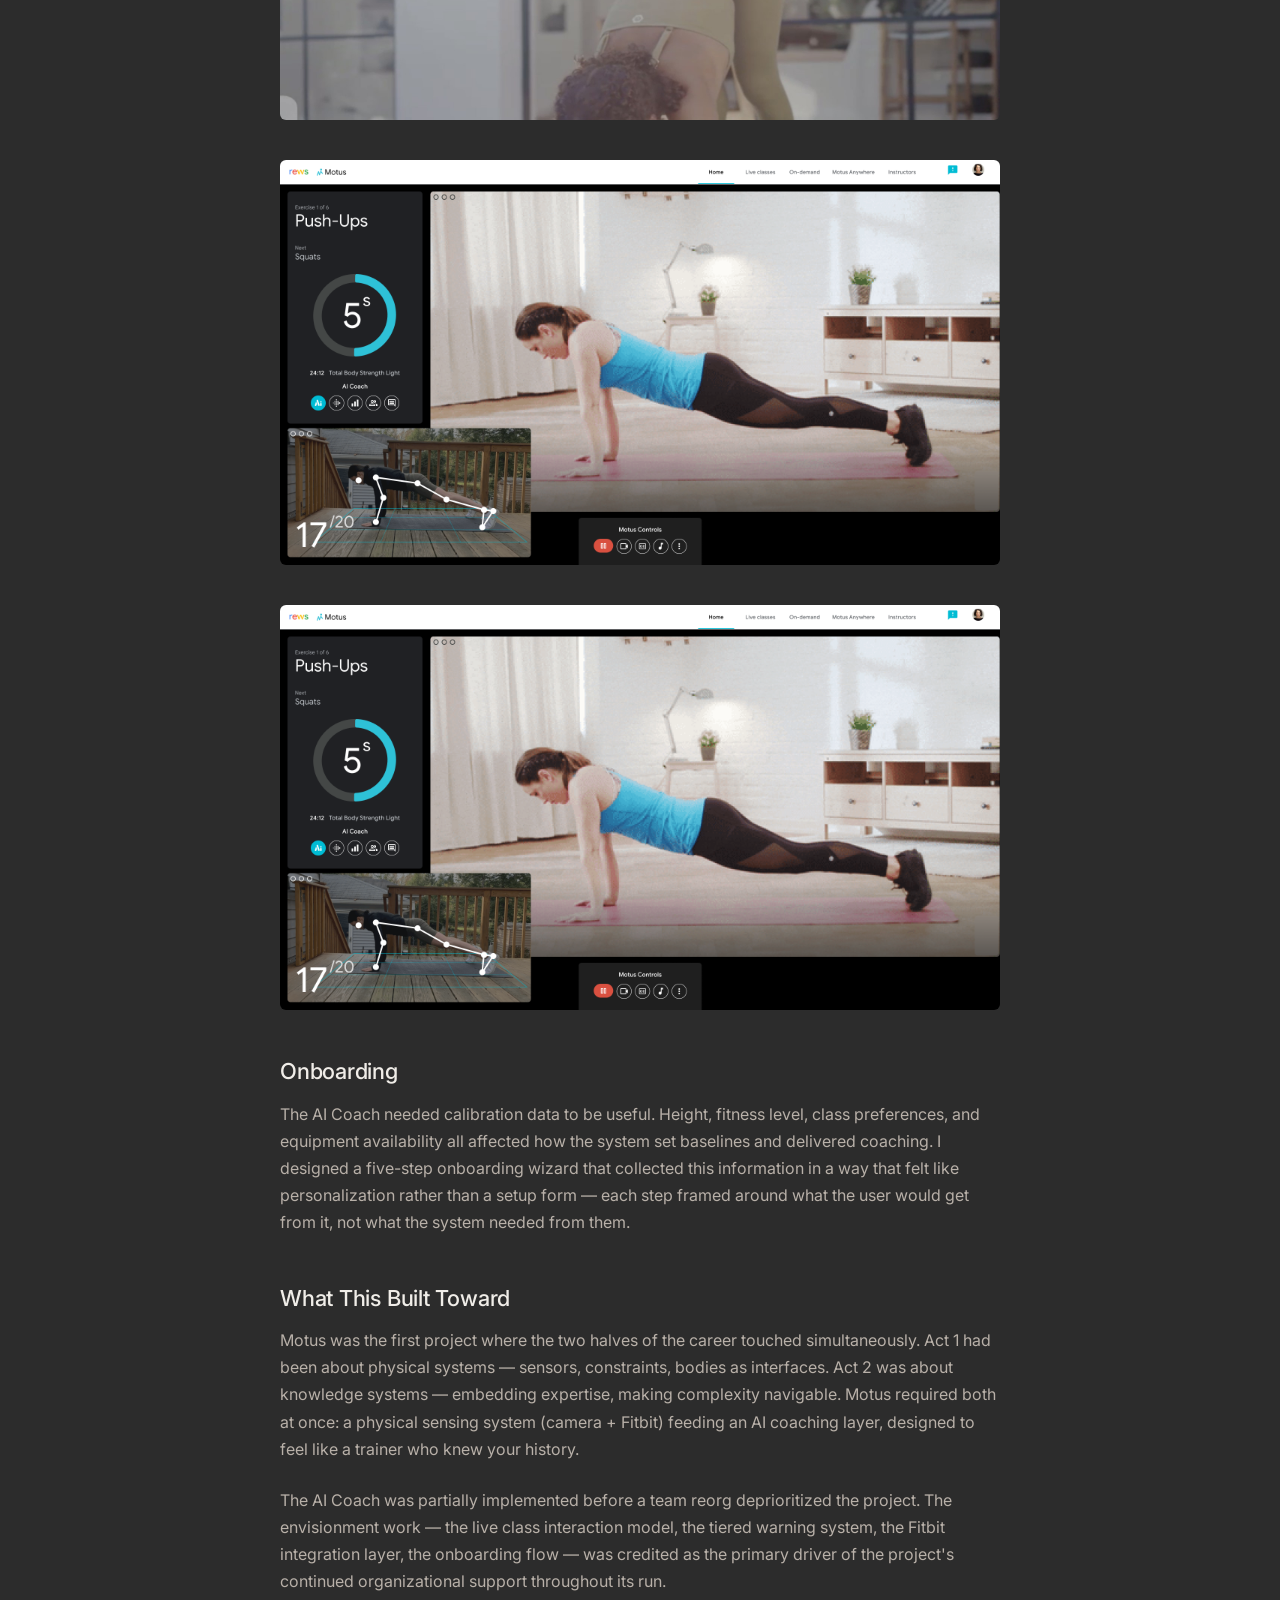
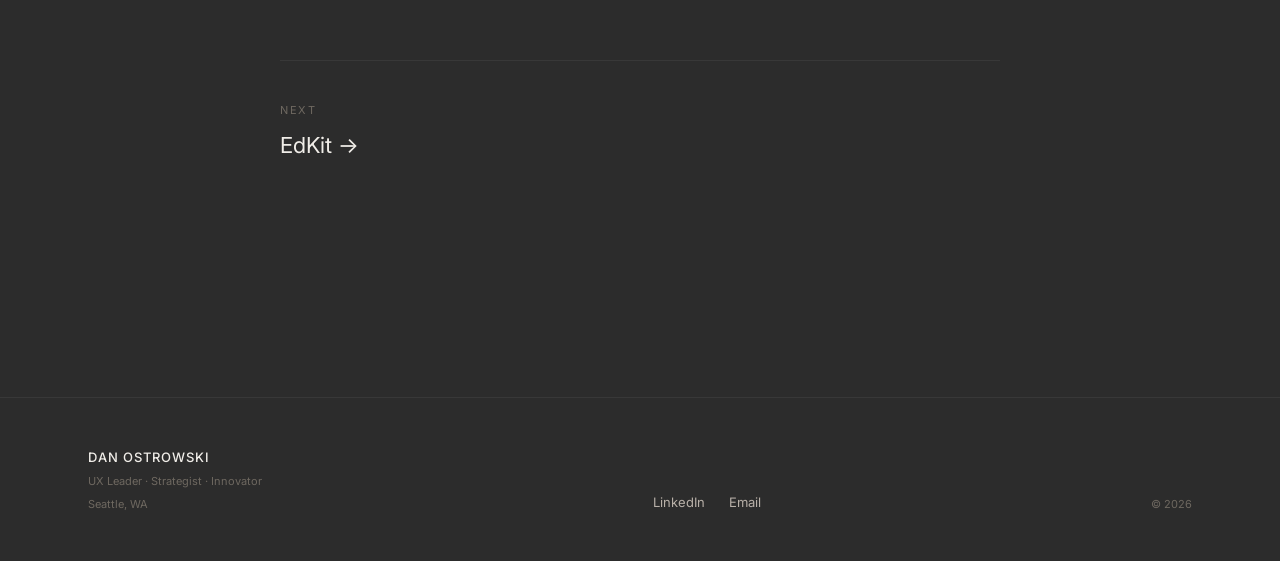
<file: cases/motus/index.html>
<!DOCTYPE html>
<html lang="en">
<head>
  <meta charset="UTF-8">
  <meta name="viewport" content="width=device-width, initial-scale=1.0">
  <title>Motus — Dan Ostrowski</title>
  <meta name="description" content="Redesigned a video hosting platform into an AI-powered fitness coaching experience. The first project where physical sensing and AI coaching converged.">

  <link rel="preconnect" href="https://fonts.googleapis.com">
  <link rel="preconnect" href="https://fonts.gstatic.com" crossorigin>
  <link href="https://fonts.googleapis.com/css2?family=Inter:wght@300;400;500&family=JetBrains+Mono:wght@400;500&display=swap" rel="stylesheet">

  <link rel="stylesheet" href="/assets/css/global.css">
  <link rel="stylesheet" href="/assets/css/layout.css">
  <link rel="stylesheet" href="/assets/css/components.css">
  <link rel="stylesheet" href="/assets/css/case.css">

  <link rel="icon" type="image/svg+xml" href="/assets/images/favicon.svg">
</head>

<body class="case-body">

  <nav class="nav" role="navigation" aria-label="Main navigation">
    <a href="/" class="nav__logo">Dan Ostrowski</a>
    <ul class="nav__links" role="list">
      <li><a href="/hello/" class="nav__link">Hello</a></li>
      <li><a href="/work/" class="nav__link">Work</a></li>
    </ul>
    <button class="nav__toggle" aria-label="Open menu" aria-expanded="false">
      <span></span><span></span><span></span>
    </button>
  </nav>

  <div class="nav__overlay" role="dialog" aria-modal="true">
    <a href="/hello/" class="nav__link">Hello</a>
    <a href="/work/" class="nav__link">Work</a>
  </div>

  <div class="case-hero-wrap">
    <img
      src="/assets/images/motus/hero.jpg"
      alt="Motus live class interface with AI Coach"
      onerror="this.parentElement.classList.add('case-hero-wrap--placeholder'); this.outerHTML='<svg viewBox=\'0 0 24 24\' fill=\'none\' stroke=\'currentColor\' stroke-width=\'1\'><rect x=\'3\' y=\'3\' width=\'18\' height=\'18\' rx=\'2\'/></svg>'"
    >
  </div>

  <main>
    <div class="container case-content-wrap">
      <div class="case-main">

        <header class="case-header">
          <div class="case-header__eyebrow">
            <span class="act-tag act-tag--bridge">Bridge · Act 1 → Act 2</span>
            <span class="label">UX Designer · Google 20%</span>
            <span class="label">Mar 2022 – Sep 2023</span>
          </div>
          <h1 class="case-header__title">Motus</h1>
          <p class="case-header__hook">
            Motus started as a video hosting platform. The question I brought to it: what happens when the camera works both ways?
          </p>
        </header>

        <div class="prose">

          <p>
            Motus was Google's internal AI-powered fitness platform — a live-class and on-demand workout system built by Googlers for Googlers. When I joined as a 20% project designer, it was a well-organized video streaming service. Instructors taught classes. Users watched them. The experience was good. It wasn't a product.
          </p>

          <p>
            The gap was obvious: the platform had a camera pointed at the user and did nothing with it. Every piece of hardware required for AI coaching already existed in the user's setup. The only missing piece was the design.
          </p>

          <h2>The Design Question</h2>

          <p>
            At Katalyst, a human trainer guided the experience. The trainer watched, adjusted, corrected, encouraged. At Motus — an on-demand fitness platform with no live instructor — the trainer role had to move into the software itself.
          </p>

          <p>
            This was the same question I'd asked at Katalyst, restated for a different context: what if instead of designing a tool for a trainer to use, I designed a system that embedded the trainer's intelligence directly? The physical sensing hardware was the user's camera. The expertise to embed was movement coaching. The design problem was making that coaching feel present and responsive rather than mechanical and intrusive.
          </p>

          <h2>The AI Coach</h2>

          <p>
            The AI Coach used computer vision — body landmark detection via the user's camera — to provide real-time movement feedback during workouts. The system tracked pose, counted reps, detected form errors, and surfaced corrections without interrupting the workout flow.
          </p>

          <p>
            The hardest design problem was graceful degradation. The AI Coach could only do its job if it could see the user clearly. When it couldn't — body out of frame, low light, camera obscured — it needed to communicate that failure without breaking the session experience.
          </p>

          <p>
            I designed a three-tier warning system:
          </p>

          <ul>
            <li><strong>Yellow — Advisory</strong>: AI Coach visibility is reduced. Rep counting may be inaccurate. User is informed but the session continues uninterrupted.</li>
            <li><strong>Red — Warning</strong>: AI Coach cannot see the user. "Stand 6–10 ft away and make sure your whole body is visible." Displayed prominently but doesn't halt the session.</li>
            <li><strong>Auto-pause</strong>: Camera is off or fully obstructed. Session pauses automatically until visibility is restored.</li>
          </ul>

          <p>
            This is the Boeing principle applied to consumer fitness AI: automation is the easy part — design for the moment it fails. The tiered system meant users always knew what the AI was doing and why, and could recover without frustration.
          </p>

          <div class="image-grid">
            <div class="image-grid__item">
              <img src="/assets/images/motus/warning-yellow.jpg"
                   alt="Motus AI Coach — yellow advisory warning: can't see whole body"
                   loading="lazy"
                   onerror="this.parentElement.style.background='var(--bg-overlay)'">
            </div>
            <div class="image-grid__item">
              <img src="/assets/images/motus/warning-red.jpg"
                   alt="Motus AI Coach — red warning: stand 6-10 ft from camera"
                   loading="lazy"
                   onerror="this.parentElement.style.background='var(--bg-overlay)'">
            </div>
          </div>

          <h2>Fitbit Integration</h2>

          <p>
            The second major design contribution was connecting Fitbit biometric data into the Motus post-class experience. Fitbit data — calories burned, heart rate zones, performance percentile, muscle group coverage — was available to every Googler but was disconnected from their workout experience. It lived in the Fitbit app, not in Motus.
          </p>

          <p>
            I designed the integration layer that brought this data into the Motus post-class insight summary: active minutes, workout streak, calories alongside AI Coach form scores, performance percentile relative to similar users, and a muscle group coverage map showing what had been worked in the session.
          </p>

          <p>
            This drew directly on the Band years. I understood biometric hardware data at a level that most software designers don't — what heart rate zones mean at different fitness levels, what calorie data can and can't tell you, how to present performance metrics without creating anxiety in non-athletic users. That background made the integration design substantive rather than decorative.
          </p>

        </div>

        <div class="image-grid image-grid--single">
          <div class="image-grid__item" style="aspect-ratio:16/9;">
            <img src="/assets/images/motus/homepage.jpg"
                 alt="Motus — homepage showing live class schedule and community features"
                 loading="lazy"
                 onerror="this.parentElement.style.background='var(--bg-overlay)'">
          </div>
        </div>
        <div class="image-grid image-grid--single">
          <div class="image-grid__item" style="aspect-ratio:16/9;">
            <img src="/assets/images/motus/hero.jpg"
                 alt="Motus — full live class interface with AI Coach and pose detection overlay"
                 loading="lazy"
                 onerror="this.parentElement.style.background='var(--bg-overlay)'">
          </div>
        </div>
        <div class="image-grid image-grid--single">
          <div class="image-grid__item" style="aspect-ratio:16/9;">
            <img src="/assets/images/motus/liveclass.jpg"
                 alt="Motus live class — AI Coach rep counter and form feedback"
                 loading="lazy"
                 onerror="this.parentElement.style.background='var(--bg-overlay)'">
          </div>
        </div>

        <div class="prose">

          <h2>Onboarding</h2>

          <p>
            The AI Coach needed calibration data to be useful. Height, fitness level, class preferences, and equipment availability all affected how the system set baselines and delivered coaching. I designed a five-step onboarding wizard that collected this information in a way that felt like personalization rather than a setup form — each step framed around what the user would get from it, not what the system needed from them.
          </p>

          <h2>What This Built Toward</h2>

          <p>
            Motus was the first project where the two halves of the career touched simultaneously. Act 1 had been about physical systems — sensors, constraints, bodies as interfaces. Act 2 was about knowledge systems — embedding expertise, making complexity navigable. Motus required both at once: a physical sensing system (camera + Fitbit) feeding an AI coaching layer, designed to feel like a trainer who knew your history.
          </p>

          <p>
            The AI Coach was partially implemented before a team reorg deprioritized the project. The envisionment work — the live class interaction model, the tiered warning system, the Fitbit integration layer, the onboarding flow — was credited as the primary driver of the project's continued organizational support throughout its run.
          </p>

        </div>

        <a href="/cases/edkit/" class="next-project">
          <div>
            <p class="next-project__label">Next</p>
            <p class="next-project__title">EdKit →</p>
          </div>
          
        </a>

      </div>
    </div>
  </main>

  <footer class="footer">
    <div class="container">
      <div class="footer__inner">
        <div>
          <p class="footer__name">Dan Ostrowski</p>
          <p class="footer__title">UX Leader · Strategist · Innovator</p>
          <p class="footer__location">Seattle, WA</p>
        </div>
        <nav class="footer__links" aria-label="Footer navigation">
          <a href="https://www.linkedin.com/in/danostrowski" class="footer__link" target="_blank" rel="noopener">LinkedIn</a>
          <a href="mailto:dan@danostrowski.com" class="footer__link">Email</a>
        </nav>
        <p class="footer__copy">© 2026</p>
      </div>
    </div>
  </footer>

  <script src="/assets/js/nav.js"></script>

</body>
</html>
</file>
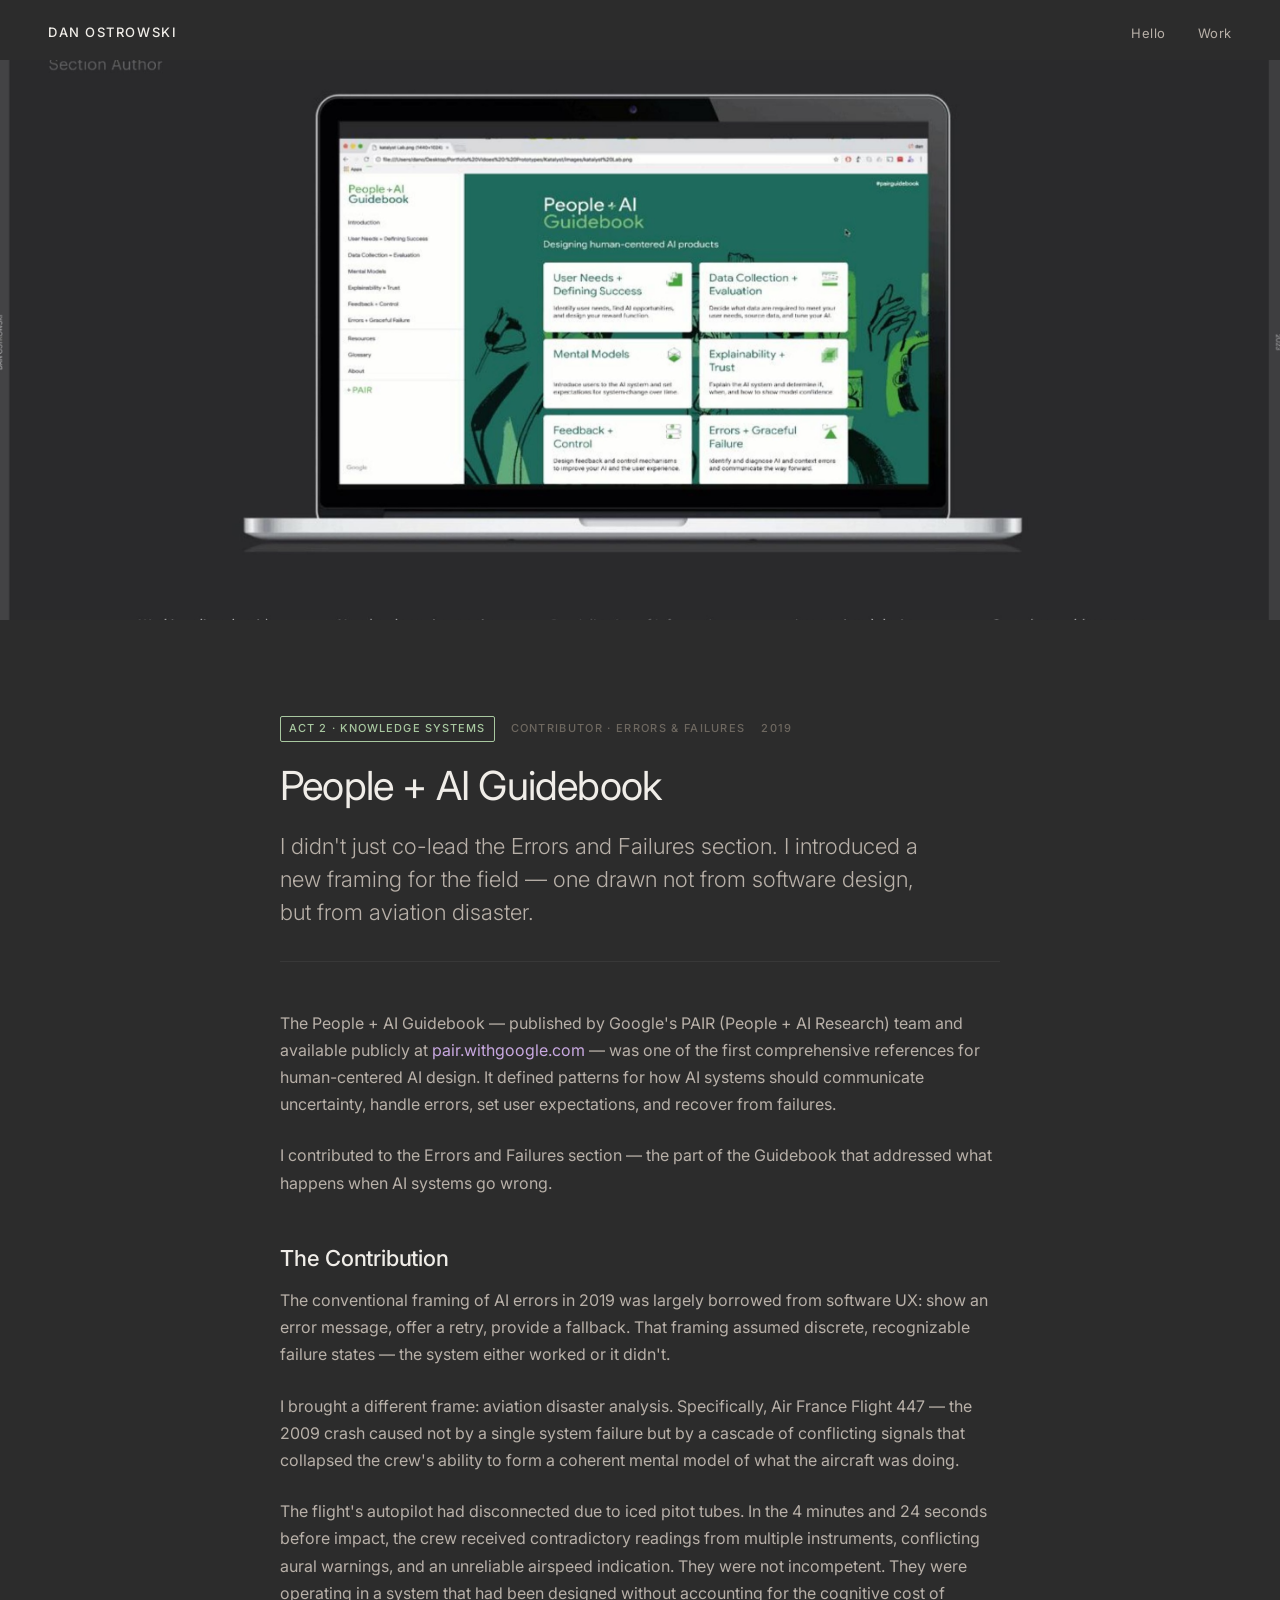
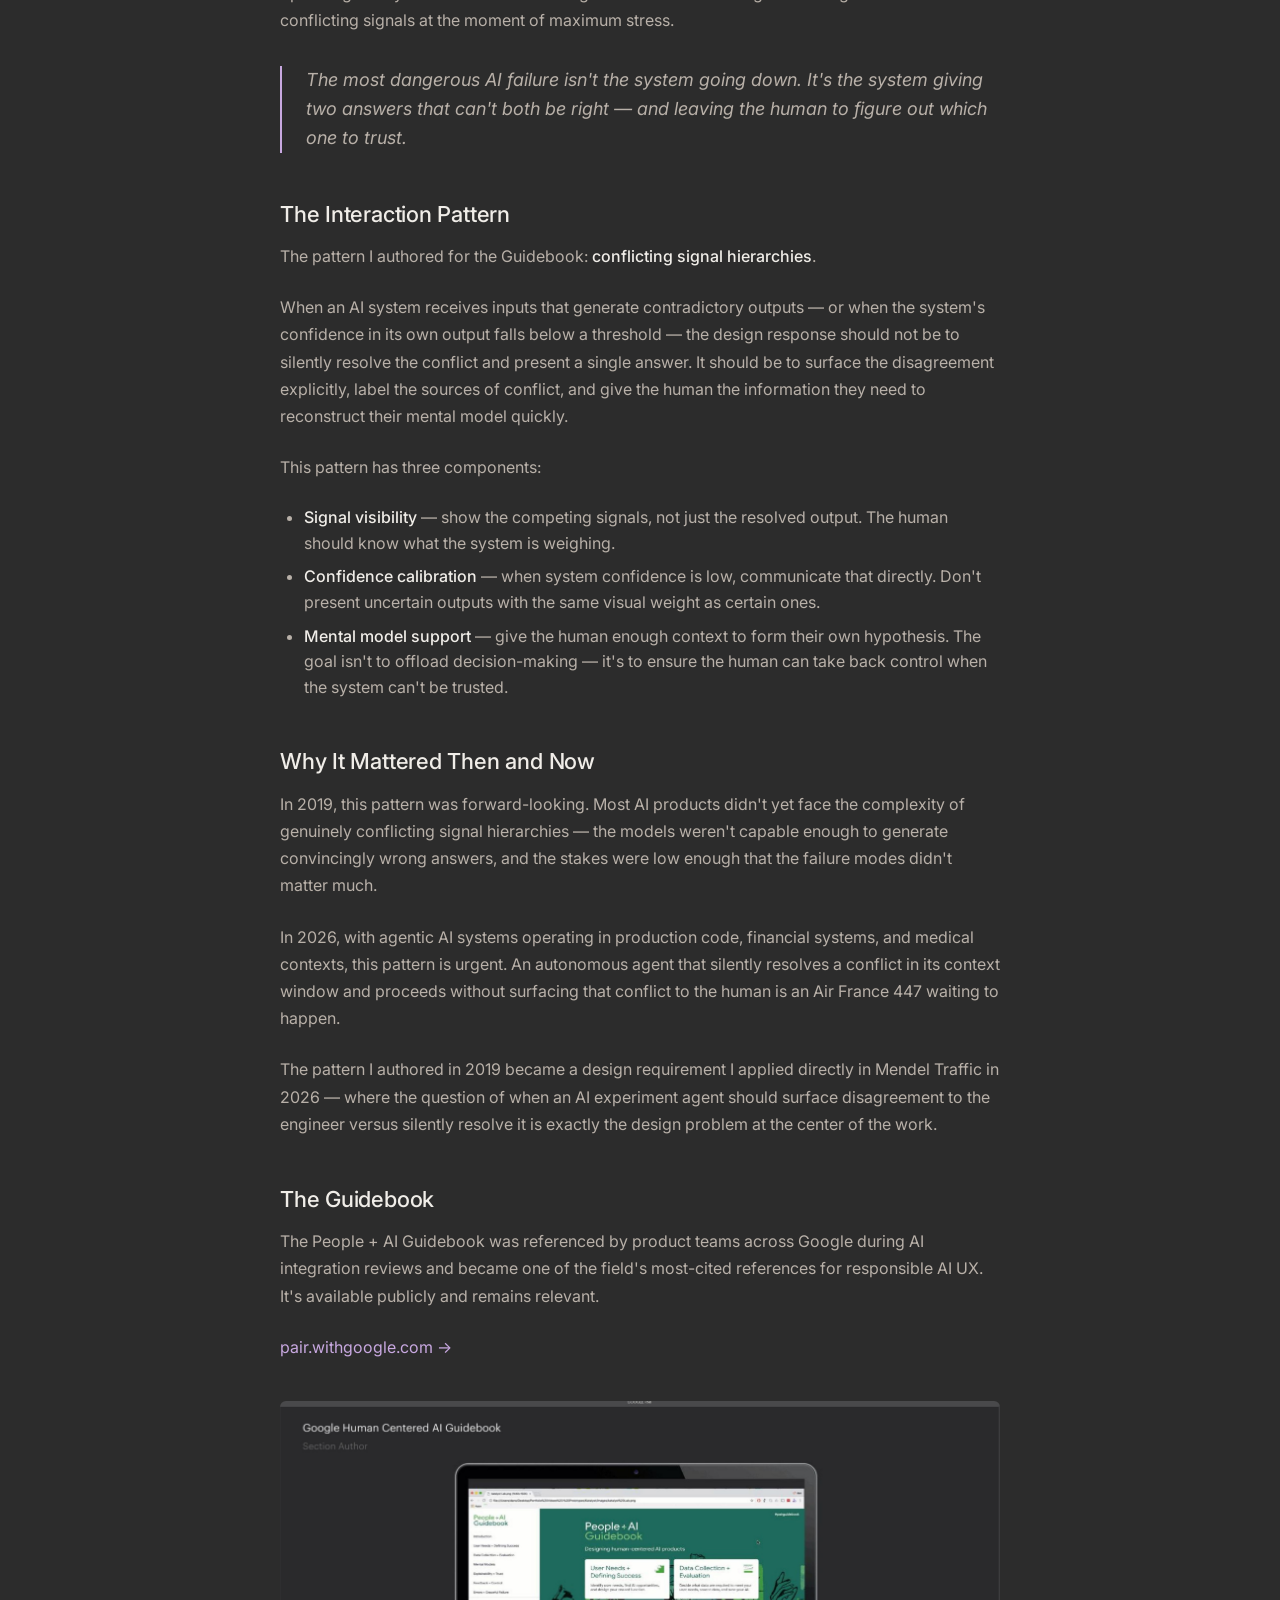
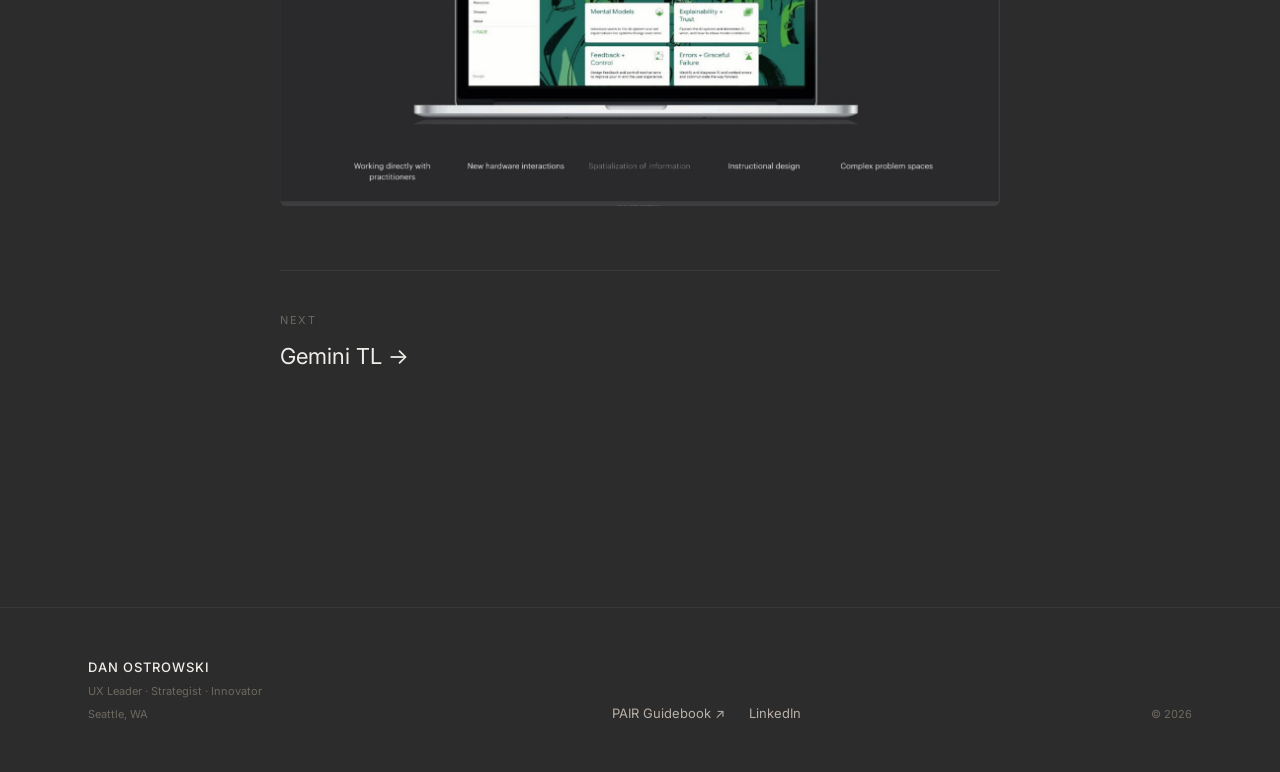
<file: cases/pair-guidebook/index.html>
<!DOCTYPE html>
<html lang="en">
<head>
  <meta charset="UTF-8">
  <meta name="viewport" content="width=device-width, initial-scale=1.0">
  <title>People + AI Guidebook — Dan Ostrowski</title>
  <meta name="description" content="Defining the rules before the game was played. Co-led the Errors & Failures section and introduced Air France 447 as a UX case study for conflicting signal hierarchies.">

  <link rel="preconnect" href="https://fonts.googleapis.com">
  <link rel="preconnect" href="https://fonts.gstatic.com" crossorigin>
  <link href="https://fonts.googleapis.com/css2?family=Inter:wght@300;400;500&family=JetBrains+Mono:wght@400;500&display=swap" rel="stylesheet">

  <link rel="stylesheet" href="/assets/css/global.css">
  <link rel="stylesheet" href="/assets/css/layout.css">
  <link rel="stylesheet" href="/assets/css/components.css">
  <link rel="stylesheet" href="/assets/css/case.css">

  <link rel="icon" type="image/svg+xml" href="/assets/images/favicon.svg">
</head>

<body class="case-body">

  <nav class="nav" role="navigation" aria-label="Main navigation">
    <a href="/" class="nav__logo">Dan Ostrowski</a>
    <ul class="nav__links" role="list">
      <li><a href="/hello/" class="nav__link">Hello</a></li>
      <li><a href="/work/" class="nav__link">Work</a></li>
    </ul>
    <button class="nav__toggle" aria-label="Open menu" aria-expanded="false">
      <span></span><span></span><span></span>
    </button>
  </nav>

  <div class="nav__overlay" role="dialog" aria-modal="true">
    <a href="/hello/" class="nav__link">Hello</a>
    <a href="/work/" class="nav__link">Work</a>
  </div>

  <div class="case-hero-wrap">
    <img
      src="/assets/images/pair/hero.jpg"
      alt="People + AI Guidebook — pair.withgoogle.com"
      onerror="this.parentElement.classList.add('case-hero-wrap--placeholder'); this.outerHTML='<svg viewBox=\'0 0 24 24\' fill=\'none\' stroke=\'currentColor\' stroke-width=\'1\'><rect x=\'3\' y=\'3\' width=\'18\' height=\'18\' rx=\'2\'/></svg>'"
    >
  </div>

  <main>
    <div class="container case-content-wrap">
      <div class="case-main">

        <header class="case-header">
          <div class="case-header__eyebrow">
            <span class="act-tag act-tag--2">Act 2 · Knowledge Systems</span>
            <span class="label">Contributor · Errors & Failures</span>
            <span class="label">2019</span>
          </div>
          <h1 class="case-header__title">People + AI Guidebook</h1>
          <p class="case-header__hook">
            I didn't just co-lead the Errors and Failures section. I introduced a new framing for the field — one drawn not from software design, but from aviation disaster.
          </p>
        </header>

        <div class="prose">

          <p>
            The People + AI Guidebook — published by Google's PAIR (People + AI Research) team and available publicly at <a href="https://pair.withgoogle.com" target="_blank" rel="noopener">pair.withgoogle.com</a> — was one of the first comprehensive references for human-centered AI design. It defined patterns for how AI systems should communicate uncertainty, handle errors, set user expectations, and recover from failures.
          </p>

          <p>
            I contributed to the Errors and Failures section — the part of the Guidebook that addressed what happens when AI systems go wrong.
          </p>

          <h2>The Contribution</h2>

          <p>
            The conventional framing of AI errors in 2019 was largely borrowed from software UX: show an error message, offer a retry, provide a fallback. That framing assumed discrete, recognizable failure states — the system either worked or it didn't.
          </p>

          <p>
            I brought a different frame: aviation disaster analysis. Specifically, Air France Flight 447 — the 2009 crash caused not by a single system failure but by a cascade of conflicting signals that collapsed the crew's ability to form a coherent mental model of what the aircraft was doing.
          </p>

          <p>
            The flight's autopilot had disconnected due to iced pitot tubes. In the 4 minutes and 24 seconds before impact, the crew received contradictory readings from multiple instruments, conflicting aural warnings, and an unreliable airspeed indication. They were not incompetent. They were operating in a system that had been designed without accounting for the cognitive cost of conflicting signals at the moment of maximum stress.
          </p>

          <blockquote>
            The most dangerous AI failure isn't the system going down. It's the system giving two answers that can't both be right — and leaving the human to figure out which one to trust.
          </blockquote>

          <h2>The Interaction Pattern</h2>

          <p>
            The pattern I authored for the Guidebook: <strong>conflicting signal hierarchies</strong>.
          </p>

          <p>
            When an AI system receives inputs that generate contradictory outputs — or when the system's confidence in its own output falls below a threshold — the design response should not be to silently resolve the conflict and present a single answer. It should be to surface the disagreement explicitly, label the sources of conflict, and give the human the information they need to reconstruct their mental model quickly.
          </p>

          <p>
            This pattern has three components:
          </p>

          <ul>
            <li><strong>Signal visibility</strong> — show the competing signals, not just the resolved output. The human should know what the system is weighing.</li>
            <li><strong>Confidence calibration</strong> — when system confidence is low, communicate that directly. Don't present uncertain outputs with the same visual weight as certain ones.</li>
            <li><strong>Mental model support</strong> — give the human enough context to form their own hypothesis. The goal isn't to offload decision-making — it's to ensure the human can take back control when the system can't be trusted.</li>
          </ul>

          <h2>Why It Mattered Then and Now</h2>

          <p>
            In 2019, this pattern was forward-looking. Most AI products didn't yet face the complexity of genuinely conflicting signal hierarchies — the models weren't capable enough to generate convincingly wrong answers, and the stakes were low enough that the failure modes didn't matter much.
          </p>

          <p>
            In 2026, with agentic AI systems operating in production code, financial systems, and medical contexts, this pattern is urgent. An autonomous agent that silently resolves a conflict in its context window and proceeds without surfacing that conflict to the human is an Air France 447 waiting to happen.
          </p>

          <p>
            The pattern I authored in 2019 became a design requirement I applied directly in Mendel Traffic in 2026 — where the question of when an AI experiment agent should surface disagreement to the engineer versus silently resolve it is exactly the design problem at the center of the work.
          </p>

          <h2>The Guidebook</h2>

          <p>
            The People + AI Guidebook was referenced by product teams across Google during AI integration reviews and became one of the field's most-cited references for responsible AI UX. It's available publicly and remains relevant.
          </p>

          <p>
            <a href="https://pair.withgoogle.com" target="_blank" rel="noopener">pair.withgoogle.com →</a>
          </p>

        </div>

        <div class="image-grid image-grid--single">
          <div class="image-grid__item" style="aspect-ratio: 16/9;">
            <img src="/assets/images/pair/hero.jpg"
                 alt="People + AI Guidebook — Errors and Failures section"
                 loading="lazy"
                 onerror="this.parentElement.style.background='var(--bg-overlay)'">
          </div>
        </div>

        <a href="/cases/gemini-tl/" class="next-project">
          <div>
            <p class="next-project__label">Next</p>
            <p class="next-project__title">Gemini TL →</p>
          </div>
          
        </a>

      </div>
    </div>
  </main>

  <footer class="footer">
    <div class="container">
      <div class="footer__inner">
        <div>
          <p class="footer__name">Dan Ostrowski</p>
          <p class="footer__title">UX Leader · Strategist · Innovator</p>
          <p class="footer__location">Seattle, WA</p>
        </div>
        <nav class="footer__links" aria-label="Footer navigation">
          <a href="https://pair.withgoogle.com" class="footer__link" target="_blank" rel="noopener">PAIR Guidebook ↗</a>
          <a href="https://www.linkedin.com/in/danostrowski" class="footer__link" target="_blank" rel="noopener">LinkedIn</a>
        </nav>
        <p class="footer__copy">© 2026</p>
      </div>
    </div>
  </footer>

  <script src="/assets/js/nav.js"></script>

</body>
</html>
</file>
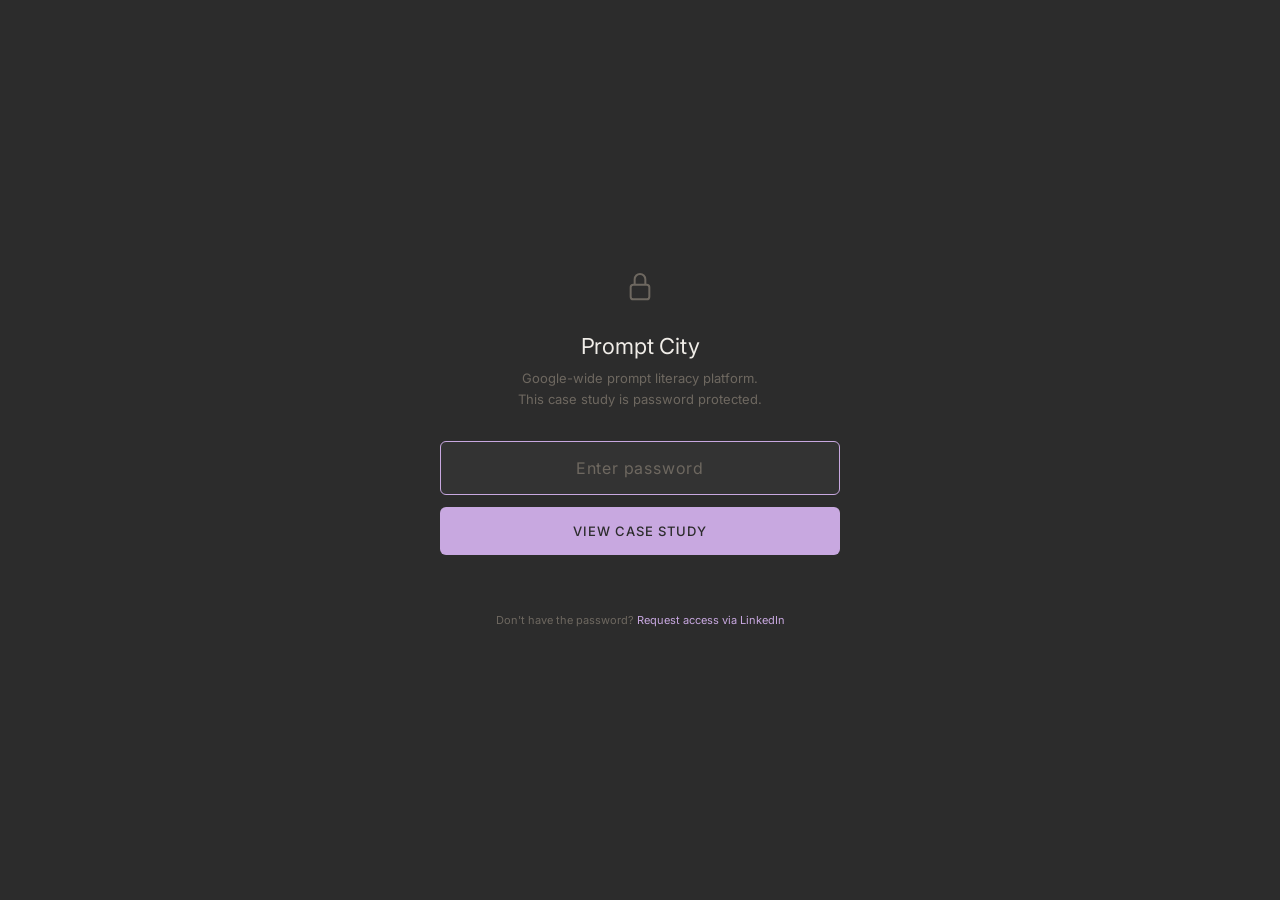
<file: cases/prompt-city/index.html>
<!DOCTYPE html>
<html lang="en">
<head>
  <meta charset="UTF-8">
  <meta name="viewport" content="width=device-width, initial-scale=1.0">
  <title>Prompt City — Dan Ostrowski</title>
  <meta name="description" content="Google-wide prompt literacy platform. Full visual design system delivered in one month as sole designer.">

  <link rel="preconnect" href="https://fonts.googleapis.com">
  <link rel="preconnect" href="https://fonts.gstatic.com" crossorigin>
  <link href="https://fonts.googleapis.com/css2?family=Inter:wght@300;400;500&family=JetBrains+Mono:wght@400;500&display=swap" rel="stylesheet">

  <link rel="stylesheet" href="/assets/css/global.css">
  <link rel="stylesheet" href="/assets/css/layout.css">
  <link rel="stylesheet" href="/assets/css/components.css">
  <link rel="stylesheet" href="/assets/css/case.css">

  <link rel="icon" type="image/svg+xml" href="/assets/images/favicon.svg">
</head>

<body class="case-body">

  <nav class="nav" role="navigation" aria-label="Main navigation">
    <a href="/" class="nav__logo">Dan Ostrowski</a>
    <ul class="nav__links" role="list">
      <li><a href="/hello/" class="nav__link">Hello</a></li>
      <li><a href="/work/" class="nav__link">Work</a></li>
    </ul>
    <button class="nav__toggle" aria-label="Open menu" aria-expanded="false">
      <span></span><span></span><span></span>
    </button>
  </nav>

  <div class="nav__overlay" role="dialog" aria-modal="true">
    <a href="/hello/" class="nav__link">Hello</a>
    <a href="/work/" class="nav__link">Work</a>
  </div>

  <!-- ── Password Gate ─────────────────────────────────────── -->
  <div id="password-gate" class="password-gate">
    <div class="password-gate__inner">
      <svg class="password-gate__lock" viewBox="0 0 24 24" fill="none" stroke="currentColor" stroke-width="1.5" aria-hidden="true">
        <rect x="5" y="11" width="14" height="11" rx="2"/>
        <path d="M8 11V7a4 4 0 018 0v4"/>
      </svg>
      <h1 class="password-gate__title">Prompt City</h1>
      <p class="password-gate__subtitle">
        Google-wide prompt literacy platform.<br>
        This case study is password protected.
      </p>
      <form id="password-form" class="password-gate__form" novalidate>
        <input
          id="password-input"
          type="password"
          class="password-gate__input"
          placeholder="Enter password"
          autocomplete="current-password"
          autofocus
        >
        <button id="password-submit" type="submit" class="password-gate__submit">
          View Case Study
        </button>
        <p id="password-error" class="password-gate__error" aria-live="polite"></p>
      </form>
      <p class="password-gate__request">
        Don't have the password?
        <a href="https://www.linkedin.com/in/danostrowski" target="_blank" rel="noopener">Request access via LinkedIn</a>
      </p>
    </div>
  </div>

  <!-- ── Protected Content ─────────────────────────────────── -->
  <div id="case-content" hidden>

    <div class="case-hero-wrap case-hero-wrap--placeholder">
      <svg viewBox="0 0 24 24" fill="none" stroke="currentColor" stroke-width="1">
        <rect x="3" y="3" width="18" height="18" rx="2"/>
        <path d="M8 12h8M8 8h8M8 16h4"/>
      </svg>
    </div>

    <main>
      <div class="container case-content-wrap">
        <div class="case-main">

          <header class="case-header">
            <div class="case-header__eyebrow">
              <span class="act-tag act-tag--3">Act 3 · AI Systems</span>
              <span class="label">Sole Designer</span>
              <span class="label">Nov 2025 – Jan 2026</span>
            </div>
            <h1 class="case-header__title">Prompt City</h1>
            <p class="case-header__hook">
              A Google-wide prompt library that I reframed from a sharing tool into a literacy and governance platform — full visual design system and UX architecture delivered in one month as sole designer.
            </p>
          </header>

          <div class="prose">

            <p>
              Prompt City started as an internal prompt library — a place where Google engineers and Cloud teams could share and discover prompts for common tasks. When I joined, the core concept was sound but the product framing was wrong. A sharing tool optimizes for discoverability. A literacy platform optimizes for understanding. Those are different products.
            </p>

            <p>
              I reframed Prompt City as a prompt literacy and governance platform: not just where you find prompts, but where you understand why they work, how to improve them, and how to reason about prompt quality before you deploy.
            </p>

            <h2>The Five-Component Anatomy</h2>

            <p>
              The foundation of the redesign was a semantic component system — a framework that decomposed any prompt into five distinct dimensions:
            </p>

            <ul>
              <li><strong>Role Priming</strong> — establishing the model's persona, expertise level, and perspective</li>
              <li><strong>Instruction</strong> — the explicit task or request</li>
              <li><strong>Conversation Flow</strong> — how the model should handle multi-turn dialogue, clarifying questions, and follow-ups</li>
              <li><strong>Context & Background</strong> — the situational information the model needs to respond appropriately</li>
              <li><strong>Output Format</strong> — the structure, length, and format of the desired response</li>
            </ul>

            <p>
              Every prompt in the system was annotated against these five dimensions. Users could see at a glance which components a prompt used, how heavily each was weighted, and what would happen to the output if any component was weakened or removed.
            </p>

            <h2>Interactive Attribute Tuners</h2>

            <p>
              The most original interaction design in the system: real-time Attribute Tuners that allowed users to adjust prompt components along semantic spectra and see the output change live.
            </p>

            <p>
              Each tuner controlled a specific dimension of prompt behavior:
            </p>

            <ul>
              <li><strong>Detail Level</strong>: Broad → Specific → Atomic</li>
              <li><strong>Rigidity</strong>: Flexible → Structured → Strict</li>
              <li><strong>Tone</strong>: Casual → Professional → Formal</li>
              <li><strong>Verbosity</strong>: Concise → Standard → Comprehensive</li>
            </ul>

            <p>
              As users adjusted a tuner, two things happened simultaneously: the prompt text rewrote itself to reflect the new setting, and a justification note explained what changed and why. Users weren't just getting a different prompt — they were learning why the change produced a different output.
            </p>

            <p>
              This was the core literacy mechanism: the system taught prompt engineering principles through direct manipulation rather than documentation.
            </p>

            <h2>Prompt Strength Score</h2>

            <p>
              I designed a weighted composite metric — the Prompt Strength Score — that evaluated prompt quality across the five component dimensions:
            </p>

            <ul>
              <li>Role Priming: 30%</li>
              <li>Instructions: 30%</li>
              <li>Context Depth: 20%</li>
              <li>Output Formatting: 20%</li>
            </ul>

            <p>
              The score was accompanied by auto-suggestions for improvement, an estimated turn count (how many back-and-forth exchanges the prompt would require before producing usable output), and auto-tagging that categorized the prompt by use case, model compatibility, and task type.
            </p>

            <h2>The Guided Builder</h2>

            <p>
              For users new to prompt engineering, I designed a Guided Builder — a structured creation flow that walked users through each of the five components in sequence, with examples and scaffolding at each step. Users could start from scratch or from a template, and the builder would flag missing components and suggest additions before the prompt was published.
            </p>

            <h2>Conversation Quality Index</h2>

            <p>
              The open question in prompt evaluation: how do you predict the quality of a conversation before it happens? I developed the Conversation Quality Index (CQI) — a predictive metric built on three dimensions:
            </p>

            <ul>
              <li><strong>Structural completeness</strong> — are all five components present and appropriately weighted?</li>
              <li><strong>Specificity gradient</strong> — does each component add unique constraint, or do components overlap?</li>
              <li><strong>Ambiguity surface area</strong> — how many valid interpretations does the prompt admit?</li>
            </ul>

            <p>
              CQI above 0.78 predicted first-pass acceptance above 85% in Prompt City pilot data. The metric became the foundation for auto-suggestions and the governance layer that flagged low-quality prompts before they were published to the shared library.
            </p>

            <h2>Delivery</h2>

            <p>
              Sole designer on a four-person part-time engineering team. Full visual design system and UX architecture delivered within one month of joining the project. The system's prompt and component architecture was subsequently incorporated into multiple Google AI support libraries.
            </p>

          </div>

          <a href="/cases/mendel/" class="next-project">
            <div>
              <p class="next-project__label">Next</p>
              <p class="next-project__title">Mendel Traffic →</p>
            </div>
            <span class="next-project__arrow" aria-hidden="true">→</span>
          </a>

        </div>
      </div>
    </main>

    <footer class="footer">
      <div class="container">
        <div class="footer__inner">
          <div>
            <p class="footer__name">Dan Ostrowski</p>
            <p class="footer__title">UX Leader · Strategist · Innovator</p>
            <p class="footer__location">Seattle, WA</p>
          </div>
          <nav class="footer__links" aria-label="Footer navigation">
            <a href="https://www.linkedin.com/in/danostrowski" class="footer__link" target="_blank" rel="noopener">LinkedIn</a>
            <a href="mailto:dan@danostrowski.com" class="footer__link">Email</a>
          </nav>
          <p class="footer__copy">© 2026</p>
        </div>
      </div>
    </footer>

  </div><!-- end case-content -->

  <script src="/assets/js/nav.js"></script>
  <script src="/assets/js/password.js"></script>

</body>
</html>
</file>
<file: assets/css/global.css>
/* ============================================================
   GLOBAL.CSS — Design tokens, reset, typography
   danostrowski.com
   ============================================================ */

/* ── Design Tokens ─────────────────────────────────────────── */
:root {
  /* Colors */
  --bg:             #2C2C2C;
  --bg-raised:      #333333;
  --bg-overlay:     #3A3A3A;
  --bg-hover:       #404040;
  --border:         #444444;
  --border-subtle:  #383838;

  --text-primary:   #F0EDE8;
  --text-secondary: #B8B0A8;
  --text-tertiary:  #6E6860;

  /* Act accents */
  --act1:   #89B4FA;   /* Blue — Physical Systems */
  --act2:   #A8C8A0;   /* Sage — Knowledge Systems */
  --act3:   #C8A8E0;   /* Lavender — AI Systems */
  --bridge: #E8B89A;   /* Sand — Bridge projects */

  /* Typography */
  --font-sans: 'Inter', -apple-system, BlinkMacSystemFont, 'Segoe UI', sans-serif;
  --font-mono: 'JetBrains Mono', 'Fira Code', monospace;

  /* Type scale */
  --text-xs:   0.6875rem;  /* 11px */
  --text-sm:   0.8125rem;  /* 13px */
  --text-base: 1rem;       /* 16px */
  --text-lg:   1.125rem;   /* 18px */
  --text-xl:   1.375rem;   /* 22px */
  --text-2xl:  1.75rem;    /* 28px */
  --text-3xl:  2.5rem;     /* 40px */
  --text-hero: clamp(2.25rem, 5.5vw, 4.5rem);

  /* Spacing */
  --space-1:  0.25rem;
  --space-2:  0.5rem;
  --space-3:  0.75rem;
  --space-4:  1rem;
  --space-5:  1.25rem;
  --space-6:  1.5rem;
  --space-8:  2rem;
  --space-10: 2.5rem;
  --space-12: 3rem;
  --space-16: 4rem;
  --space-20: 5rem;
  --space-24: 6rem;
  --space-32: 8rem;

  /* Layout */
  --max-width:     1200px;
  --content-width: 720px;
  --gutter:        clamp(1.25rem, 4vw, 3rem);
  --card-gap:      1.5rem;

  /* Radius */
  --radius-sm: 3px;
  --radius-md: 6px;
  --radius-lg: 12px;

  /* Shadows */
  --shadow-sm: 0 1px 3px rgba(0,0,0,0.3);
  --shadow-md: 0 4px 16px rgba(0,0,0,0.4);
  --shadow-lg: 0 8px 32px rgba(0,0,0,0.5);

  /* Motion */
  --ease-out:    cubic-bezier(0.16, 1, 0.3, 1);
  --ease-inout:  cubic-bezier(0.87, 0, 0.13, 1);
  --dur-fast:    150ms;
  --dur-base:    250ms;
  --dur-slow:    500ms;
}

/* ── Reset ──────────────────────────────────────────────────── */
*, *::before, *::after {
  box-sizing: border-box;
  margin: 0;
  padding: 0;
}

html {
  font-size: 16px;
  scroll-behavior: smooth;
  -webkit-text-size-adjust: 100%;
}

body {
  background-color: var(--bg);
  color: var(--text-primary);
  font-family: var(--font-sans);
  font-size: var(--text-base);
  line-height: 1.6;
  min-height: 100vh;
  -webkit-font-smoothing: antialiased;
  -moz-osx-font-smoothing: grayscale;
}

img, video {
  display: block;
  max-width: 100%;
}

a {
  color: inherit;
  text-decoration: none;
}

ul, ol {
  list-style: none;
}

button {
  background: none;
  border: none;
  cursor: pointer;
  font-family: inherit;
}

input {
  font-family: inherit;
}

/* ── Typography ─────────────────────────────────────────────── */
h1, h2, h3, h4, h5, h6 {
  font-weight: 500;
  line-height: 1.2;
  letter-spacing: -0.01em;
  color: var(--text-primary);
}

h1 { font-size: var(--text-3xl); }
h2 { font-size: var(--text-2xl); }
h3 { font-size: var(--text-xl); }
h4 { font-size: var(--text-lg); }

p {
  color: var(--text-secondary);
  line-height: 1.7;
}

/* Prose — used inside case study content */
.prose p { margin-bottom: var(--space-6); }
.prose h2 {
  font-size: var(--text-xl);
  margin-top: var(--space-12);
  margin-bottom: var(--space-4);
  color: var(--text-primary);
}
.prose h3 {
  font-size: var(--text-lg);
  margin-top: var(--space-8);
  margin-bottom: var(--space-3);
  color: var(--text-primary);
}
.prose ul {
  list-style: disc;
  padding-left: var(--space-6);
  margin-bottom: var(--space-6);
  color: var(--text-secondary);
}
.prose ul li { margin-bottom: var(--space-2); }
.prose blockquote {
  border-left: 2px solid var(--act3);
  padding-left: var(--space-6);
  margin: var(--space-8) 0;
  color: var(--text-secondary);
  font-size: var(--text-lg);
  font-style: italic;
  line-height: 1.6;
}
.prose strong { color: var(--text-primary); font-weight: 500; }
.prose a { color: var(--act3); border-bottom: 1px solid transparent; }
.prose a:hover { border-bottom-color: var(--act3); }

/* Label utility — used for act tags, role, year */
.label {
  font-size: var(--text-xs);
  letter-spacing: 0.12em;
  text-transform: uppercase;
  font-weight: 500;
  color: var(--text-tertiary);
}

/* ── Utility Classes ────────────────────────────────────────── */
.visually-hidden {
  position: absolute;
  width: 1px;
  height: 1px;
  padding: 0;
  margin: -1px;
  overflow: hidden;
  clip: rect(0,0,0,0);
  border: 0;
}

.text-primary   { color: var(--text-primary); }
.text-secondary { color: var(--text-secondary); }
.text-tertiary  { color: var(--text-tertiary); }

.act1-color { color: var(--act1); }
.act2-color { color: var(--act2); }
.act3-color { color: var(--act3); }
.bridge-color { color: var(--bridge); }

/* ── Focus styles ───────────────────────────────────────────── */
:focus-visible {
  outline: 2px solid var(--act3);
  outline-offset: 3px;
  border-radius: var(--radius-sm);
}

/* ── Selection ──────────────────────────────────────────────── */
::selection {
  background: rgba(200, 168, 224, 0.25);
  color: var(--text-primary);
}

/* ── Scrollbar ──────────────────────────────────────────────── */
::-webkit-scrollbar { width: 6px; }
::-webkit-scrollbar-track { background: var(--bg); }
::-webkit-scrollbar-thumb {
  background: var(--border);
  border-radius: 3px;
}
::-webkit-scrollbar-thumb:hover { background: var(--text-tertiary); }
</file>
<file: assets/css/layout.css>
/* ============================================================
   LAYOUT.CSS — Containers, grid, spacing systems
   danostrowski.com
   ============================================================ */

/* ── Containers ─────────────────────────────────────────────── */
.container {
  width: 100%;
  max-width: var(--max-width);
  margin: 0 auto;
  padding: 0 var(--gutter);
}

.container--narrow {
  max-width: var(--content-width);
}

.container--wide {
  max-width: 1440px;
}

/* ── Section spacing ────────────────────────────────────────── */
.section {
  padding: var(--space-24) 0;
}

.section--sm {
  padding: var(--space-12) 0;
}

.section--lg {
  padding: var(--space-32) 0;
}

/* ── Grid systems ───────────────────────────────────────────── */
.grid-2 {
  display: grid;
  grid-template-columns: repeat(2, 1fr);
  gap: var(--card-gap);
}

.grid-3 {
  display: grid;
  grid-template-columns: repeat(3, 1fr);
  gap: var(--card-gap);
}

.grid-4 {
  display: grid;
  grid-template-columns: repeat(4, 1fr);
  gap: var(--card-gap);
}

/* Auto-responsive grids */
.grid-auto {
  display: grid;
  grid-template-columns: repeat(auto-fill, minmax(280px, 1fr));
  gap: var(--card-gap);
}

.grid-auto--wide {
  display: grid;
  grid-template-columns: repeat(auto-fill, minmax(360px, 1fr));
  gap: var(--card-gap);
}

/* ── Flex utilities ─────────────────────────────────────────── */
.flex { display: flex; }
.flex-center { display: flex; align-items: center; justify-content: center; }
.flex-between { display: flex; align-items: center; justify-content: space-between; }
.flex-col { display: flex; flex-direction: column; }
.flex-wrap { flex-wrap: wrap; }
.gap-2 { gap: var(--space-2); }
.gap-4 { gap: var(--space-4); }
.gap-6 { gap: var(--space-6); }
.gap-8 { gap: var(--space-8); }

/* ── Divider ────────────────────────────────────────────────── */
.divider {
  height: 1px;
  background: var(--border-subtle);
  margin: var(--space-16) 0;
}

.divider--short {
  width: 60px;
  background: var(--text-tertiary);
  margin: var(--space-8) 0;
}

/* ── Responsive breakpoints ─────────────────────────────────── */
/* Mobile: < 640px    */
/* Tablet: 640–1024px */
/* Desktop: > 1024px  */

@media (max-width: 1024px) {
  .grid-4 {
    grid-template-columns: repeat(2, 1fr);
  }
  .grid-3 {
    grid-template-columns: repeat(2, 1fr);
  }
}

@media (max-width: 640px) {
  .grid-2,
  .grid-3,
  .grid-4,
  .grid-auto,
  .grid-auto--wide {
    grid-template-columns: 1fr;
  }

  .section { padding: var(--space-16) 0; }
  .section--lg { padding: var(--space-20) 0; }
}
</file>
<file: assets/css/components.css>
/* ============================================================
   COMPONENTS.CSS — Nav, cards, tags, buttons, gates, footer
   danostrowski.com
   ============================================================ */

/* ── Navigation ─────────────────────────────────────────────── */
.nav {
  position: fixed;
  top: 0;
  left: 0;
  right: 0;
  z-index: 100;
  padding: var(--space-5) var(--gutter);
  display: flex;
  align-items: center;
  justify-content: space-between;
  transition: background var(--dur-base) var(--ease-out),
              backdrop-filter var(--dur-base) var(--ease-out);
}

.nav--scrolled {
  background: rgba(44, 44, 44, 0.92);
  backdrop-filter: blur(12px);
  -webkit-backdrop-filter: blur(12px);
  border-bottom: 1px solid var(--border-subtle);
}

.nav__logo {
  font-size: var(--text-sm);
  font-weight: 500;
  letter-spacing: 0.12em;
  text-transform: uppercase;
  color: var(--text-primary);
  transition: color var(--dur-fast);
}

.nav__logo:hover { color: var(--text-secondary); }

.nav__links {
  display: flex;
  align-items: center;
  gap: var(--space-8);
}

.nav__link {
  font-size: var(--text-sm);
  color: var(--text-secondary);
  letter-spacing: 0.04em;
  transition: color var(--dur-fast);
  position: relative;
}

.nav__link::after {
  content: '';
  position: absolute;
  bottom: -2px;
  left: 0;
  width: 0;
  height: 1px;
  background: var(--text-primary);
  transition: width var(--dur-base) var(--ease-out);
}

.nav__link:hover {
  color: var(--text-primary);
}

.nav__link:hover::after,
.nav__link--active::after {
  width: 100%;
}

.nav__link--active {
  color: var(--text-primary);
}

/* Mobile nav toggle */
.nav__toggle {
  display: none;
  flex-direction: column;
  gap: 5px;
  padding: var(--space-2);
}

.nav__toggle span {
  display: block;
  width: 22px;
  height: 1px;
  background: var(--text-secondary);
  transition: transform var(--dur-base) var(--ease-out),
              opacity var(--dur-fast);
}

/* Mobile nav overlay */
.nav__overlay {
  display: none;
  position: fixed;
  inset: 0;
  background: var(--bg);
  z-index: 99;
  flex-direction: column;
  align-items: center;
  justify-content: center;
  gap: var(--space-8);
}

.nav__overlay--open {
  display: flex;
}

.nav__overlay .nav__link {
  font-size: var(--text-2xl);
  font-weight: 300;
  color: var(--text-secondary);
}

.nav__overlay .nav__link:hover {
  color: var(--text-primary);
}

@media (max-width: 640px) {
  .nav__links { display: none; }
  .nav__toggle { display: flex; }
}

/* ── Act Tag ────────────────────────────────────────────────── */
.act-tag {
  display: inline-flex;
  align-items: center;
  font-size: var(--text-xs);
  letter-spacing: 0.1em;
  text-transform: uppercase;
  font-weight: 500;
  padding: 3px 8px;
  border-radius: 2px;
  border: 1px solid currentColor;
}

.act-tag--1 { color: var(--act1); }
.act-tag--2 { color: var(--act2); }
.act-tag--3 { color: var(--act3); }
.act-tag--bridge { color: var(--bridge); }
.act-tag--locked { color: var(--text-tertiary); }
.act-tag--active { color: var(--act3); }

/* ── Project Card ───────────────────────────────────────────── */
.card {
  background: var(--bg-raised);
  border-radius: var(--radius-md);
  overflow: hidden;
  display: flex;
  flex-direction: column;
  border: 1px solid var(--border-subtle);
  transition: transform var(--dur-base) var(--ease-out),
              border-color var(--dur-base) var(--ease-out),
              box-shadow var(--dur-base) var(--ease-out);
  cursor: pointer;
}

.card:hover {
  transform: translateY(-3px);
  border-color: var(--border);
  box-shadow: var(--shadow-md);
}

.card__image-wrap {
  position: relative;
  width: 100%;
  padding-top: 56.25%; /* 16:9 */
  overflow: hidden;
  background: var(--bg-overlay);
}

.card__image {
  position: absolute;
  inset: 0;
  width: 100%;
  height: 100%;
  object-fit: cover;
  transition: transform var(--dur-slow) var(--ease-out);
}

.card:hover .card__image {
  transform: scale(1.03);
}

/* Placeholder when no image */
.card__image-placeholder {
  position: absolute;
  inset: 0;
  display: flex;
  align-items: center;
  justify-content: center;
}

.card__image-placeholder svg {
  width: 40px;
  height: 40px;
  opacity: 0.15;
}

/* Lock overlay for protected cards */
.card__lock-overlay {
  position: absolute;
  inset: 0;
  background: rgba(44, 44, 44, 0.7);
  display: flex;
  flex-direction: column;
  align-items: center;
  justify-content: center;
  gap: var(--space-2);
}

.card__lock-icon {
  width: 20px;
  height: 20px;
  color: var(--text-tertiary);
}

.card__lock-label {
  font-size: var(--text-xs);
  letter-spacing: 0.1em;
  text-transform: uppercase;
  color: var(--text-tertiary);
}

/* Coming soon overlay */
.card__soon-overlay {
  position: absolute;
  top: var(--space-3);
  left: var(--space-3);
}

.card__body {
  padding: var(--space-5) var(--space-5) var(--space-6);
  display: flex;
  flex-direction: column;
  flex: 1;
}

.card__meta {
  display: flex;
  align-items: center;
  justify-content: space-between;
  margin-bottom: var(--space-3);
}

.card__role-year {
  font-size: var(--text-xs);
  letter-spacing: 0.08em;
  text-transform: uppercase;
  color: var(--text-tertiary);
}

.card__title {
  font-size: var(--text-xl);
  font-weight: 500;
  color: var(--text-primary);
  margin-bottom: var(--space-2);
  line-height: 1.3;
}

.card__description {
  font-size: var(--text-sm);
  color: var(--text-secondary);
  line-height: 1.6;
  flex: 1;
}

/* ── Chapter Header (work index) ─────────────────────────────── */
.chapter {
  margin-bottom: var(--space-16);
}

.chapter__header {
  display: flex;
  align-items: baseline;
  gap: var(--space-4);
  margin-bottom: var(--space-10);
  padding-bottom: var(--space-6);
  border-bottom: 1px solid var(--border-subtle);
}

.chapter__number {
  font-size: var(--text-xs);
  letter-spacing: 0.2em;
  text-transform: uppercase;
  font-weight: 500;
  font-family: var(--font-mono);
  flex-shrink: 0;
}

.chapter__title {
  font-size: var(--text-2xl);
  font-weight: 400;
  letter-spacing: -0.01em;
  color: var(--text-primary);
}

.chapter__dates {
  font-size: var(--text-sm);
  color: var(--text-tertiary);
  margin-left: auto;
  flex-shrink: 0;
}

@media (max-width: 640px) {
  .chapter__header { flex-wrap: wrap; }
  .chapter__dates { margin-left: 0; }
}

/* ── Principle Card ──────────────────────────────────────────── */
.principle-card {
  background: var(--bg-raised);
  border-radius: var(--radius-md);
  padding: var(--space-6);
  border-top: 2px solid currentColor;
  border-left: 1px solid var(--border-subtle);
  border-right: 1px solid var(--border-subtle);
  border-bottom: 1px solid var(--border-subtle);
  transition: transform var(--dur-base) var(--ease-out),
              box-shadow var(--dur-base) var(--ease-out);
}

.principle-card:hover {
  transform: translateY(-2px);
  box-shadow: var(--shadow-sm);
}

.principle-card__number {
  font-size: var(--text-xs);
  letter-spacing: 0.15em;
  font-family: var(--font-mono);
  margin-bottom: var(--space-4);
}

.principle-card__title {
  font-size: var(--text-base);
  font-weight: 500;
  color: var(--text-primary);
  margin-bottom: var(--space-2);
  line-height: 1.4;
}

.principle-card__body {
  font-size: var(--text-sm);
  color: var(--text-tertiary);
  line-height: 1.6;
  margin: 0;
}

/* ── Three Acts Band ─────────────────────────────────────────── */
.acts-band {
  display: grid;
  grid-template-columns: repeat(3, 1fr);
  background: var(--bg-raised);
  border-radius: var(--radius-md);
  overflow: hidden;
  border: 1px solid var(--border-subtle);
}

.acts-band__item {
  padding: var(--space-8);
  border-right: 1px solid var(--border-subtle);
  transition: background var(--dur-base);
  cursor: pointer;
  text-decoration: none;
  display: block;
}

.acts-band__item:last-child {
  border-right: none;
}

.acts-band__item:hover {
  background: var(--bg-overlay);
}

.acts-band__number {
  font-size: var(--text-xs);
  letter-spacing: 0.2em;
  font-family: var(--font-mono);
  margin-bottom: var(--space-3);
}

.acts-band__name {
  font-size: var(--text-xl);
  font-weight: 500;
  color: var(--text-primary);
  margin-bottom: var(--space-2);
  line-height: 1.2;
}

.acts-band__dates {
  font-size: var(--text-xs);
  color: var(--text-tertiary);
  margin-bottom: var(--space-5);
  display: block;
}

.acts-band__projects {
  font-size: var(--text-sm);
  color: var(--text-tertiary);
  line-height: 1.8;
}

@media (max-width: 768px) {
  .acts-band {
    grid-template-columns: 1fr;
  }
  .acts-band__item {
    border-right: none;
    border-bottom: 1px solid var(--border-subtle);
  }
  .acts-band__item:last-child {
    border-bottom: none;
  }
}

/* ── Password Gate ───────────────────────────────────────────── */
.password-gate {
  position: fixed;
  inset: 0;
  background: var(--bg);
  z-index: 200;
  display: flex;
  align-items: center;
  justify-content: center;
  padding: var(--space-8);
}

.password-gate__inner {
  width: 100%;
  max-width: 400px;
  text-align: center;
}

.password-gate__lock {
  width: 32px;
  height: 32px;
  color: var(--text-tertiary);
  margin: 0 auto var(--space-6);
}

.password-gate__title {
  font-size: var(--text-xl);
  font-weight: 400;
  color: var(--text-primary);
  margin-bottom: var(--space-2);
}

.password-gate__subtitle {
  font-size: var(--text-sm);
  color: var(--text-tertiary);
  margin-bottom: var(--space-8);
  line-height: 1.6;
}

.password-gate__form {
  display: flex;
  flex-direction: column;
  gap: var(--space-3);
}

.password-gate__input {
  width: 100%;
  background: var(--bg-raised);
  border: 1px solid var(--border);
  border-radius: var(--radius-md);
  padding: var(--space-4) var(--space-5);
  color: var(--text-primary);
  font-size: var(--text-base);
  text-align: center;
  letter-spacing: 0.1em;
  transition: border-color var(--dur-fast);
  outline: none;
}

.password-gate__input:focus {
  border-color: var(--act3);
}

.password-gate__input::placeholder {
  color: var(--text-tertiary);
  letter-spacing: 0.05em;
}

.password-gate__submit {
  width: 100%;
  background: var(--act3);
  color: var(--bg);
  font-size: var(--text-sm);
  font-weight: 500;
  letter-spacing: 0.08em;
  text-transform: uppercase;
  padding: var(--space-4);
  border-radius: var(--radius-md);
  transition: opacity var(--dur-fast);
}

.password-gate__submit:hover {
  opacity: 0.85;
}

.password-gate__error {
  font-size: var(--text-sm);
  color: #F28B82;
  min-height: 20px;
}

.password-gate__request {
  margin-top: var(--space-6);
  font-size: var(--text-xs);
  color: var(--text-tertiary);
}

.password-gate__request a {
  color: var(--act3);
  border-bottom: 1px solid transparent;
  transition: border-color var(--dur-fast);
}

.password-gate__request a:hover {
  border-bottom-color: var(--act3);
}

/* ── Case Study Hero ─────────────────────────────────────────── */
.case-hero {
  width: 100%;
  height: clamp(280px, 45vw, 560px);
  object-fit: cover;
  display: block;
}

.case-hero--placeholder {
  background: var(--bg-raised);
  display: flex;
  align-items: center;
  justify-content: center;
  height: clamp(280px, 45vw, 560px);
}

/* ── Case Study Header ───────────────────────────────────────── */
.case-header {
  padding: var(--space-12) 0 var(--space-8);
  border-bottom: 1px solid var(--border-subtle);
  margin-bottom: var(--space-12);
}

.case-header__eyebrow {
  display: flex;
  align-items: center;
  gap: var(--space-4);
  margin-bottom: var(--space-5);
  flex-wrap: wrap;
}

.case-header__title {
  font-size: var(--text-3xl);
  font-weight: 400;
  margin-bottom: var(--space-5);
  letter-spacing: -0.02em;
}

.case-header__hook {
  font-size: var(--text-xl);
  color: var(--text-secondary);
  line-height: 1.5;
  font-weight: 300;
  max-width: 640px;
}

/* ── Next Project ────────────────────────────────────────────── */
.next-project {
  display: flex;
  align-items: center;
  justify-content: space-between;
  padding: var(--space-10) 0;
  border-top: 1px solid var(--border-subtle);
  margin-top: var(--space-16);
  text-decoration: none;
  transition: opacity var(--dur-fast);
}

.next-project:hover { opacity: 0.7; }

.next-project__label {
  font-size: var(--text-xs);
  letter-spacing: 0.15em;
  text-transform: uppercase;
  color: var(--text-tertiary);
  margin-bottom: var(--space-2);
}

.next-project__title {
  font-size: var(--text-xl);
  font-weight: 400;
  color: var(--text-primary);
}

.next-project__arrow {
  font-size: var(--text-2xl);
  color: var(--text-tertiary);
}

/* ── Timeline ────────────────────────────────────────────────── */
.timeline {
  display: flex;
  flex-direction: column;
  gap: 0;
}

.timeline__item {
  display: grid;
  grid-template-columns: 160px 1fr;
  gap: var(--space-6);
  padding: var(--space-5) 0;
  border-bottom: 1px solid var(--border-subtle);
  align-items: baseline;
}

.timeline__item:last-child {
  border-bottom: none;
}

.timeline__date {
  font-size: var(--text-xs);
  letter-spacing: 0.08em;
  color: var(--text-tertiary);
  font-family: var(--font-mono);
  padding-top: 2px;
}

.timeline__content {}

.timeline__role {
  font-size: var(--text-base);
  font-weight: 500;
  color: var(--text-primary);
  margin-bottom: var(--space-1);
}

.timeline__org {
  font-size: var(--text-sm);
  color: var(--text-secondary);
}

@media (max-width: 640px) {
  .timeline__item {
    grid-template-columns: 1fr;
    gap: var(--space-1);
  }
}

/* ── Footer ──────────────────────────────────────────────────── */
.footer {
  padding: var(--space-12) 0;
  border-top: 1px solid var(--border-subtle);
  margin-top: var(--space-24);
}

.footer__inner {
  display: flex;
  align-items: flex-end;
  justify-content: space-between;
  flex-wrap: wrap;
  gap: var(--space-8);
}

.footer__name {
  font-size: var(--text-sm);
  font-weight: 500;
  letter-spacing: 0.08em;
  text-transform: uppercase;
  color: var(--text-primary);
  margin-bottom: var(--space-1);
}

.footer__title {
  font-size: var(--text-xs);
  color: var(--text-tertiary);
  margin-bottom: var(--space-1);
}

.footer__location {
  font-size: var(--text-xs);
  color: var(--text-tertiary);
}

.footer__links {
  display: flex;
  align-items: center;
  gap: var(--space-6);
}

.footer__link {
  font-size: var(--text-sm);
  color: var(--text-secondary);
  transition: color var(--dur-fast);
}

.footer__link:hover { color: var(--text-primary); }

.footer__copy {
  font-size: var(--text-xs);
  color: var(--text-tertiary);
  align-self: flex-end;
}

@media (max-width: 640px) {
  .footer__inner { flex-direction: column; align-items: flex-start; }
  .footer__copy { align-self: flex-start; }
}

/* ── Buttons ─────────────────────────────────────────────────── */
.btn {
  display: inline-flex;
  align-items: center;
  gap: var(--space-2);
  font-size: var(--text-sm);
  font-weight: 500;
  letter-spacing: 0.06em;
  padding: var(--space-3) var(--space-6);
  border-radius: var(--radius-md);
  transition: opacity var(--dur-fast), transform var(--dur-fast);
  text-transform: uppercase;
}

.btn:hover { opacity: 0.85; transform: translateY(-1px); }
.btn:active { transform: translateY(0); }

.btn--primary {
  background: var(--act3);
  color: var(--bg);
}

.btn--ghost {
  border: 1px solid var(--border);
  color: var(--text-secondary);
}

.btn--ghost:hover { color: var(--text-primary); border-color: var(--text-secondary); }

/* ── Image grid (case studies) ───────────────────────────────── */
.image-grid {
  display: grid;
  grid-template-columns: repeat(2, 1fr);
  gap: var(--space-4);
  margin: var(--space-10) 0;
}

.image-grid--single {
  grid-template-columns: 1fr;
}

.image-grid__item {
  background: var(--bg-raised);
  border-radius: var(--radius-md);
  overflow: hidden;
  aspect-ratio: 16/10;
}

.image-grid__item img {
  width: 100%;
  height: 100%;
  object-fit: cover;
  transition: transform var(--dur-slow) var(--ease-out);
}

.image-grid__item:hover img {
  transform: scale(1.02);
}

.image-grid__caption {
  font-size: var(--text-xs);
  color: var(--text-tertiary);
  margin-top: var(--space-2);
  padding: 0 var(--space-2);
}

@media (max-width: 640px) {
  .image-grid { grid-template-columns: 1fr; }
}

/* ── Quote block ─────────────────────────────────────────────── */
.quote-block {
  border-left: 2px solid var(--act3);
  padding: var(--space-4) var(--space-8);
  margin: var(--space-10) 0;
}

.quote-block__text {
  font-size: var(--text-lg);
  color: var(--text-secondary);
  font-style: italic;
  line-height: 1.6;
  margin-bottom: var(--space-4);
}

.quote-block__author {
  font-size: var(--text-sm);
  color: var(--text-tertiary);
  font-style: normal;
}
</file>
<file: assets/css/home.css>
/* ============================================================
   HOME.CSS — Homepage-specific styles
   danostrowski.com
   ============================================================ */

/* ── Hero ────────────────────────────────────────────────────── */
.hero {
  min-height: 100svh;
  display: flex;
  align-items: center;
  position: relative;
  overflow: hidden;
}

.hero__inner {
  width: 100%;
  padding-top: var(--space-24);
  padding-bottom: var(--space-24);
}

.hero__content {
  max-width: 700px;
}

.hero__statement {
  font-size: var(--text-hero);
  font-weight: 300;
  color: var(--text-primary);
  line-height: 1.15;
  letter-spacing: -0.02em;
  margin-bottom: var(--space-6);
}

.hero__context {
  font-size: clamp(1rem, 2.5vw, 1.375rem);
  color: var(--text-secondary);
  font-weight: 300;
  line-height: 1.5;
  margin-bottom: var(--space-8);
}

.hero__divider {
  width: 48px;
  height: 1px;
  background: var(--text-tertiary);
  margin-bottom: var(--space-8);
}

.hero__question {
  font-size: clamp(1.25rem, 3vw, 2rem);
  font-weight: 400;
  color: var(--act3);
  line-height: 1.3;
  letter-spacing: -0.01em;
  margin-bottom: var(--space-16);
}

.hero__scroll {
  display: inline-flex;
  color: var(--text-tertiary);
  transition: color var(--dur-base), transform var(--dur-base);
  animation: bounce 2s ease-in-out infinite;
}

.hero__scroll:hover {
  color: var(--text-secondary);
  transform: translateY(3px);
  animation: none;
}

@keyframes bounce {
  0%, 100% { transform: translateY(0); }
  50% { transform: translateY(6px); }
}

/* Subtle background grid texture */
.hero::before {
  content: '';
  position: absolute;
  inset: 0;
  background-image:
    linear-gradient(rgba(255,255,255,0.015) 1px, transparent 1px),
    linear-gradient(90deg, rgba(255,255,255,0.015) 1px, transparent 1px);
  background-size: 80px 80px;
  pointer-events: none;
}

/* ── Responsive hero ────────────────────────────────────────── */
@media (max-width: 640px) {
  .hero__statement {
    letter-spacing: -0.015em;
  }

  .hero__question {
    margin-bottom: var(--space-10);
  }
}
</file>
<file: assets/css/case.css>
/* ============================================================
   CASE.CSS — Case study page styles
   danostrowski.com
   ============================================================ */

.case-body {
  padding-top: 0;
}

/* Full-bleed hero wrapper */
.case-hero-wrap {
  width: 100%;
  max-height: 560px;
  overflow: hidden;
  margin-top: 60px; /* nav height */
}

.case-hero-wrap img {
  width: 100%;
  height: clamp(280px, 45vw, 560px);
  object-fit: cover;
  display: block;
}

.case-hero-wrap--placeholder {
  background: var(--bg-raised);
  height: clamp(280px, 45vw, 420px);
  display: flex;
  align-items: center;
  justify-content: center;
  margin-top: 60px;
}

.case-hero-wrap--placeholder svg {
  width: 48px;
  height: 48px;
  color: var(--text-tertiary);
  opacity: 0.3;
}

/* Case content wrapper */
.case-content-wrap {
  padding: var(--space-12) 0 var(--space-24);
}

/* Two-col layout for header */
.case-layout {
  display: grid;
  grid-template-columns: 1fr var(--content-width);
  gap: var(--space-16);
  align-items: start;
}

.case-sidebar {
  position: sticky;
  top: calc(60px + var(--space-8));
}

.case-sidebar__item {
  margin-bottom: var(--space-6);
}

.case-sidebar__label {
  font-size: var(--text-xs);
  letter-spacing: 0.12em;
  text-transform: uppercase;
  color: var(--text-tertiary);
  margin-bottom: var(--space-1);
}

.case-sidebar__value {
  font-size: var(--text-sm);
  color: var(--text-secondary);
}

/* Single-column layout (default for most content) */
.case-main {
  max-width: var(--content-width);
  margin: 0 auto;
}

/* Responsive */
@media (max-width: 1024px) {
  .case-layout {
    grid-template-columns: 1fr;
  }

  .case-sidebar {
    position: static;
    display: grid;
    grid-template-columns: repeat(auto-fill, minmax(140px, 1fr));
    gap: var(--space-6) var(--space-8);
    padding-bottom: var(--space-8);
    border-bottom: 1px solid var(--border-subtle);
    margin-bottom: var(--space-8);
  }
}
</file>
